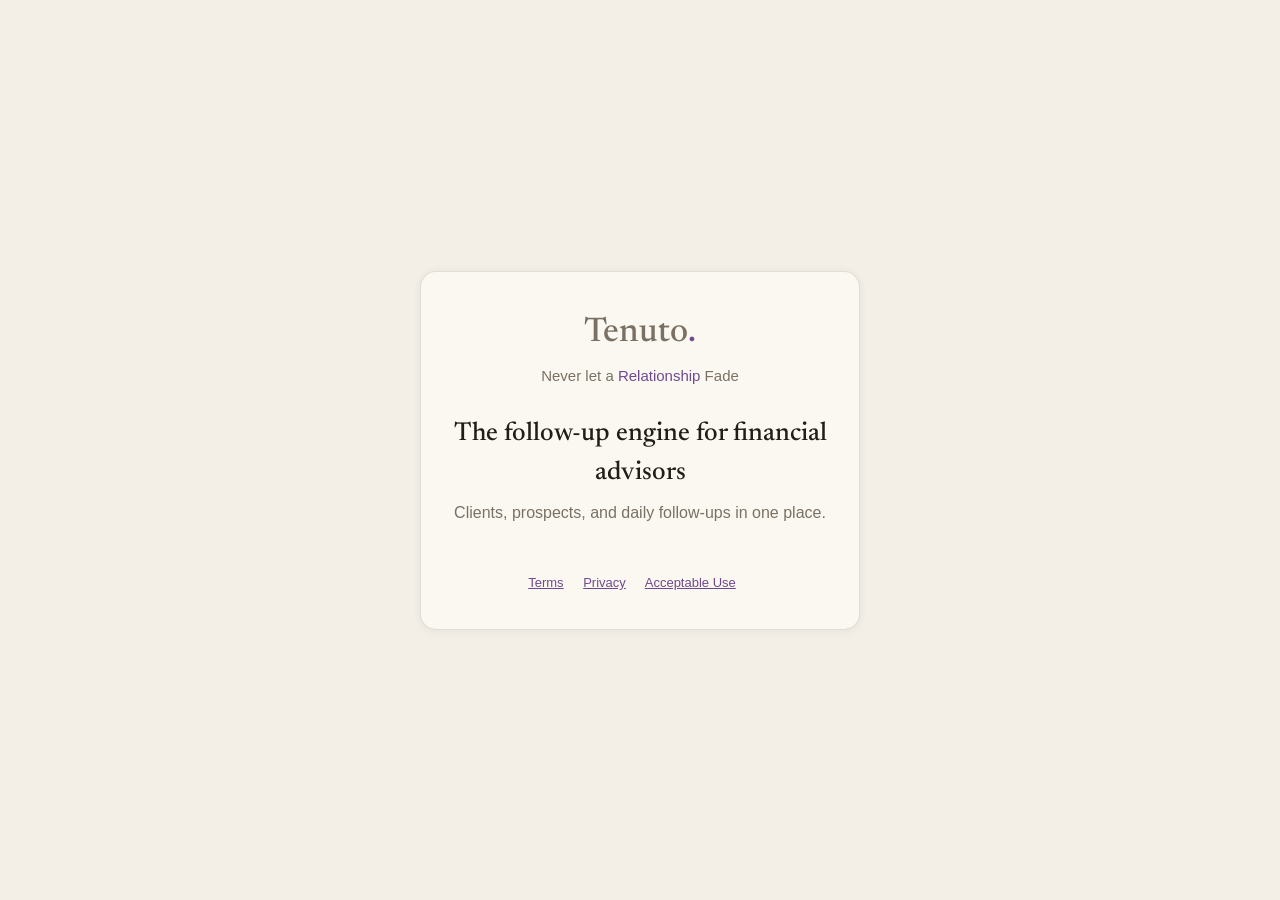
<file: index.html>
<!doctype html>
<html lang="en">
<head>
  <meta charset="utf-8" />
  <meta name="viewport" content="width=device-width, initial-scale=1, viewport-fit=cover" />
  <title>Tenuto</title>
  <link rel="preconnect" href="https://fonts.googleapis.com" />
  <link href="https://fonts.googleapis.com/css2?family=Newsreader:wght@400;500&display=swap" rel="stylesheet" />
  <link rel="stylesheet" href="styles.css" />
</head>
<body>
  <main class="center">
    <div class="card">
      <p class="wordmark">Tenuto<span class="dot">.</span></p>
      <p class="tagline">Never let a <span class="plum">Relationship</span> Fade</p>
      <h1>The follow-up engine for financial advisors</h1>
      <p>Clients, prospects, and daily follow-ups in one place.</p>
      <footer style="text-align:center">
        <a href="terms.html">Terms</a>
        <a href="privacy.html">Privacy</a>
        <a href="aup.html">Acceptable Use</a>
      </footer>
    </div>
  </main>
</body>
</html>
</file>
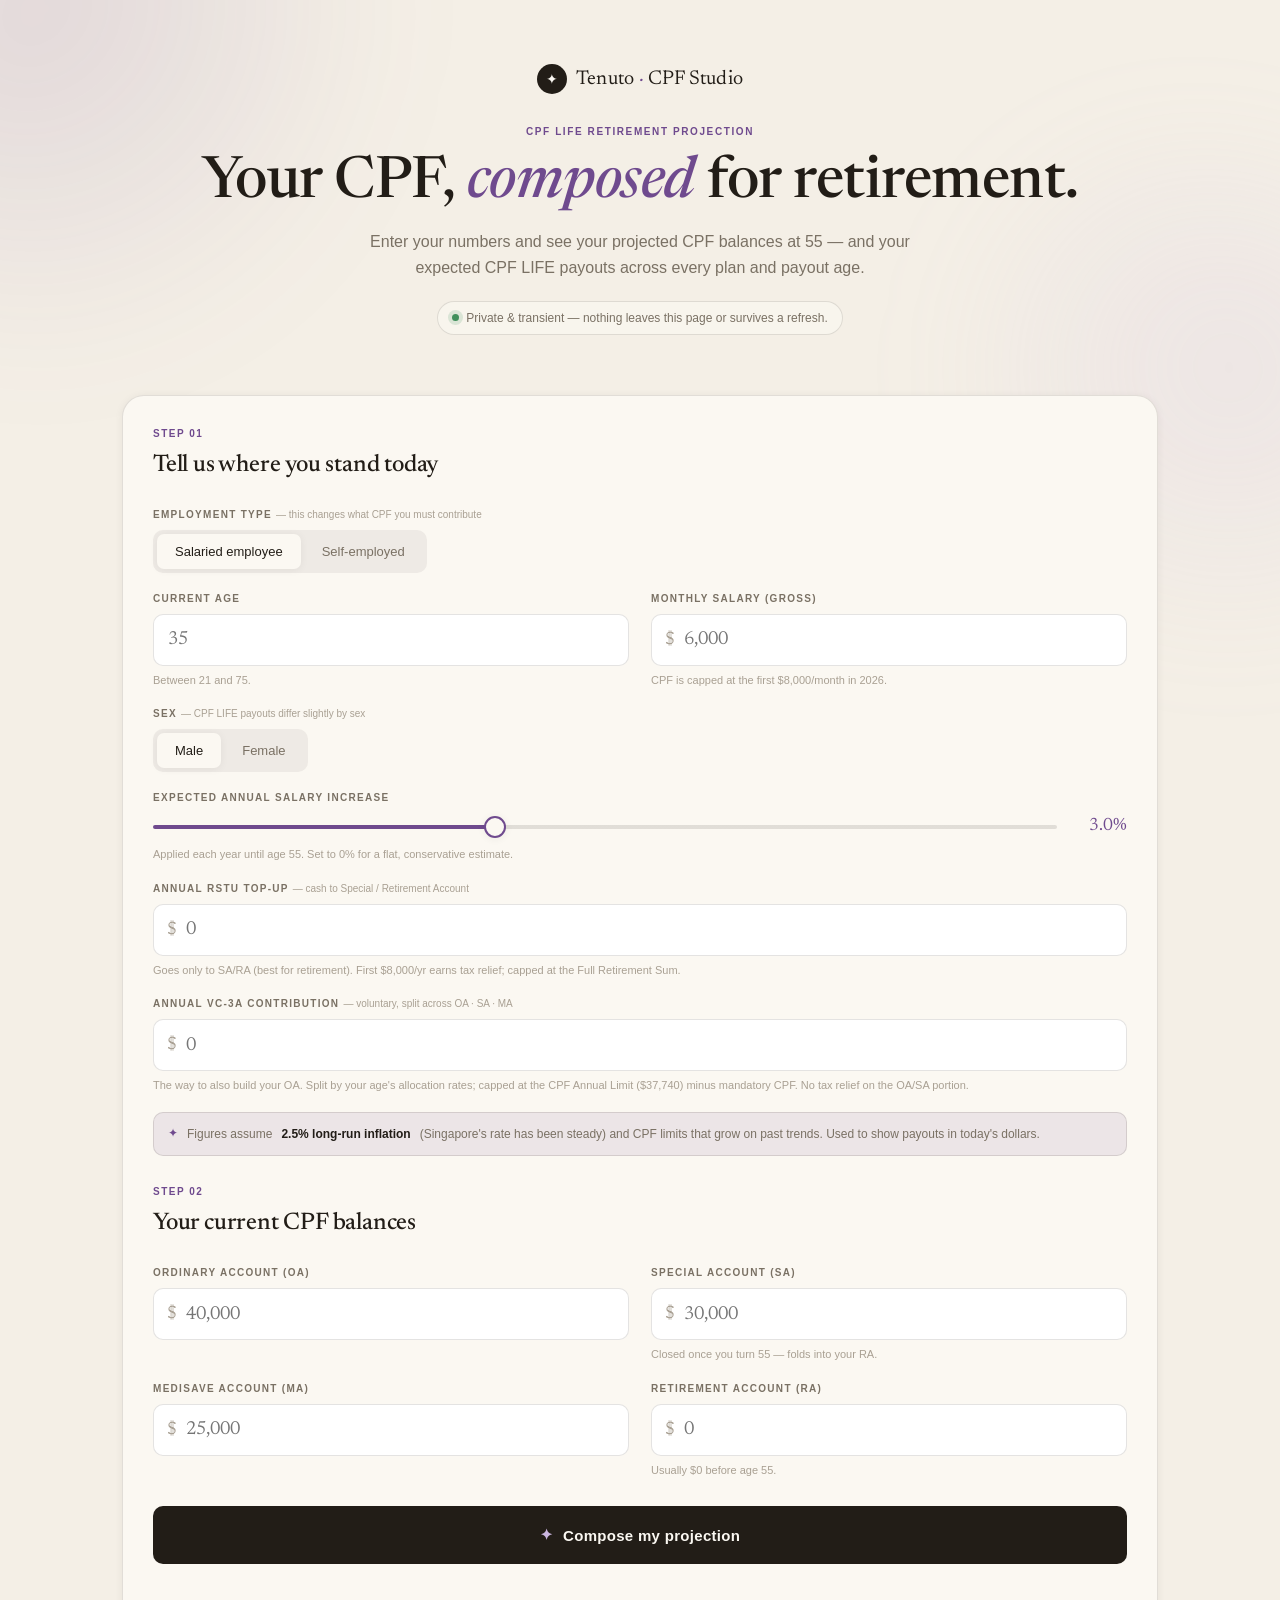
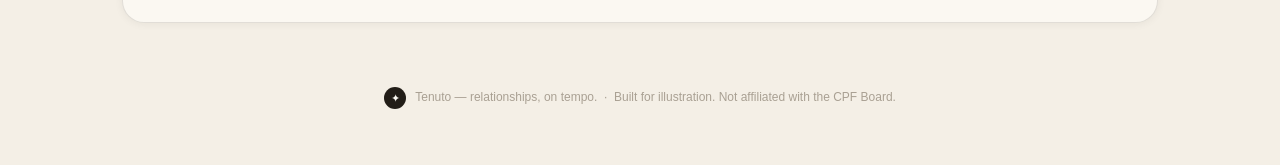
<file: cpf-life-calculator/index.html>
<!DOCTYPE html>
<html lang="en">
<head>
<meta charset="UTF-8" />
<meta name="viewport" content="width=device-width, initial-scale=1.0" />
<title>CPF LIFE Projection — Tenuto</title>
<meta name="description" content="Estimate your CPF balances at retirement and your CPF LIFE monthly payouts across every plan. Nothing is saved." />
<link rel="preconnect" href="https://fonts.googleapis.com" />
<link rel="preconnect" href="https://fonts.gstatic.com" crossorigin />
<link href="https://fonts.googleapis.com/css2?family=Newsreader:ital,opsz,wght@0,6..72,400;0,6..72,500;0,6..72,600;1,6..72,400;1,6..72,500&display=swap" rel="stylesheet" />
<style>
  /* ─────────────────────────────────────────────────────────────
     Tenuto design tokens — "Relationships, on tempo."
     Warm ivory canvas · single plum accent · Newsreader serif voice.
  ───────────────────────────────────────────────────────────────*/
  :root{
    --bg:#F4EFE6; --bg2:#FBF8F2; --field:#FFFFFF;
    --ink:#221D17; --ink2:#7A7164; --ink3:#A9A093;
    --hair:rgba(34,29,23,0.12); --hair2:rgba(34,29,23,0.06);
    --accent:#6F4A8E; --accentTint:#CBB6E0; --accentSoft:rgba(111,74,142,0.10);
    --clay:#9A3B32; --green:#3F8F5B;
    --serif:'Newsreader', Georgia, 'Times New Roman', serif;
    --sans:-apple-system, BlinkMacSystemFont, 'Helvetica Neue', Helvetica, Arial, sans-serif;
    --shadow:0 1px 8px rgba(34,29,23,0.06);
    --shadow-lg:0 16px 50px -18px rgba(34,29,23,0.28);
    --r-sm:6px; --r-md:10px; --r-lg:16px; --r-xl:22px;
  }
  *{box-sizing:border-box; margin:0; padding:0}
  html{scroll-behavior:smooth}
  body{
    font-family:var(--sans); color:var(--ink); background:var(--bg);
    -webkit-font-smoothing:antialiased; line-height:1.5; overflow-x:hidden;
    font-size:15px;
  }
  /* animated ambient field */
  .ambient{position:fixed; inset:0; z-index:0; pointer-events:none; overflow:hidden}
  .blob{position:absolute; border-radius:50%; filter:blur(70px); opacity:.5; animation:drift 26s ease-in-out infinite}
  .blob.b1{width:46vw; height:46vw; left:-12vw; top:-14vw; background:radial-gradient(circle at 30% 30%, rgba(111,74,142,.30), transparent 65%)}
  .blob.b2{width:40vw; height:40vw; right:-12vw; top:18vh; background:radial-gradient(circle at 60% 40%, rgba(203,182,224,.40), transparent 65%); animation-delay:-8s}
  .blob.b3{width:38vw; height:38vw; left:24vw; bottom:-18vw; background:radial-gradient(circle at 50% 50%, rgba(154,59,50,.16), transparent 65%); animation-delay:-14s}
  @keyframes drift{0%,100%{transform:translate(0,0) scale(1)}33%{transform:translate(4vw,3vh) scale(1.08)}66%{transform:translate(-3vw,-2vh) scale(.96)}}
  @media (prefers-reduced-motion: reduce){.blob{animation:none}}

  .wrap{position:relative; z-index:1; max-width:1080px; margin:0 auto; padding:0 22px}

  /* ── Masthead ───────────────────────────────────────────── */
  header.mast{padding:64px 0 26px; text-align:center}
  .brandrow{display:inline-flex; align-items:center; gap:9px; margin-bottom:30px;
    opacity:0; animation:rise .8s .05s cubic-bezier(.2,.7,.2,1) forwards}
  .mark{width:30px; height:30px; border-radius:50%; background:var(--ink); color:var(--bg2);
    display:grid; place-items:center; font-size:14px}
  .brandname{font-family:var(--serif); font-size:20px; letter-spacing:.2px}
  .brandname em{font-style:italic; color:var(--accent)}
  .kicker{font-family:var(--sans); font-size:10px; font-weight:600; letter-spacing:1.6px;
    text-transform:uppercase; color:var(--accent); margin-bottom:14px;
    opacity:0; animation:rise .8s .12s cubic-bezier(.2,.7,.2,1) forwards}
  h1{font-family:var(--serif); font-weight:500; font-size:clamp(34px,6vw,58px);
    line-height:1.04; letter-spacing:-.5px; margin-bottom:16px;
    opacity:0; animation:rise .9s .18s cubic-bezier(.2,.7,.2,1) forwards}
  h1 em{font-style:italic; color:var(--accent)}
  .sub{max-width:560px; margin:0 auto; color:var(--ink2); font-size:16px; line-height:1.6;
    opacity:0; animation:rise .9s .26s cubic-bezier(.2,.7,.2,1) forwards}
  .priv{display:inline-flex; align-items:center; gap:7px; margin-top:20px; padding:7px 14px;
    border:1px solid var(--hair); border-radius:999px; background:rgba(251,248,242,.6);
    font-size:12px; color:var(--ink2); opacity:0; animation:rise .9s .34s cubic-bezier(.2,.7,.2,1) forwards}
  .priv .dot{width:7px; height:7px; border-radius:50%; background:var(--green); box-shadow:0 0 0 4px rgba(63,143,91,.16)}

  @keyframes rise{from{opacity:0; transform:translateY(16px)}to{opacity:1; transform:translateY(0)}}

  /* ── Card ───────────────────────────────────────────────── */
  .card{background:var(--bg2); border:1px solid var(--hair); border-radius:var(--r-xl);
    box-shadow:var(--shadow); padding:30px}
  .panel{margin:34px 0; opacity:0; animation:rise .9s .42s cubic-bezier(.2,.7,.2,1) forwards}

  .sectlabel{font-size:10px; font-weight:600; letter-spacing:1.5px; text-transform:uppercase;
    color:var(--accent); margin-bottom:6px}
  .secttitle{font-family:var(--serif); font-size:24px; font-weight:500; letter-spacing:-.2px}

  /* ── Form grid ──────────────────────────────────────────── */
  .grid{display:grid; grid-template-columns:repeat(2,1fr); gap:18px 22px; margin-top:24px}
  .field-full{grid-column:1 / -1}
  label.lab{display:block; font-size:10px; font-weight:600; letter-spacing:1.3px;
    text-transform:uppercase; color:var(--ink2); margin-bottom:8px}
  .inputwrap{position:relative}
  .pre{position:absolute; left:14px; top:50%; transform:translateY(-50%); color:var(--ink3);
    font-family:var(--serif); font-size:18px; pointer-events:none}
  input[type=number]{width:100%; height:52px; padding:0 14px 0 32px; border:1px solid var(--hair);
    border-radius:var(--r-md); background:var(--field); font-family:var(--serif); font-size:19px;
    color:var(--ink); outline:none; transition:border-color .2s, box-shadow .2s; -moz-appearance:textfield}
  input.nopre{padding-left:14px}
  input[type=number]::-webkit-outer-spin-button,input[type=number]::-webkit-inner-spin-button{-webkit-appearance:none}
  input[type=number]:focus{border-color:var(--accent); box-shadow:0 0 0 3px var(--accentSoft)}
  .hint{font-size:11px; color:var(--ink3); margin-top:6px}

  /* segmented */
  .seg{display:inline-flex; padding:4px; background:var(--hair2); border-radius:var(--r-md); gap:3px}
  .seg button{appearance:none; border:0; background:transparent; cursor:pointer; font-family:var(--sans);
    font-size:13px; font-weight:500; color:var(--ink2); padding:10px 18px; border-radius:7px;
    transition:all .22s cubic-bezier(.2,.7,.2,1)}
  .seg button[aria-pressed=true]{background:var(--bg2); color:var(--ink); box-shadow:var(--shadow)}

  /* slider */
  .sliderrow{display:flex; align-items:center; gap:16px}
  input[type=range]{-webkit-appearance:none; appearance:none; height:4px; border-radius:999px; flex:1;
    background:linear-gradient(90deg,var(--accent) var(--fill,40%), var(--hair) var(--fill,40%)); outline:none}
  input[type=range]::-webkit-slider-thumb{-webkit-appearance:none; width:22px; height:22px; border-radius:50%;
    background:var(--bg2); border:2px solid var(--accent); cursor:pointer; box-shadow:var(--shadow); transition:transform .15s}
  input[type=range]::-webkit-slider-thumb:active{transform:scale(1.15)}
  input[type=range]::-moz-range-thumb{width:20px; height:20px; border-radius:50%; background:var(--bg2);
    border:2px solid var(--accent); cursor:pointer}
  .slidval{font-family:var(--serif); font-size:18px; min-width:54px; text-align:right; color:var(--accent)}

  /* CTA button */
  .calcbtn{margin-top:28px; width:100%; height:58px; border:0; border-radius:var(--r-md); cursor:pointer;
    background:var(--ink); color:var(--bg2); font-family:var(--sans); font-size:15px; font-weight:600;
    letter-spacing:.3px; display:inline-flex; align-items:center; justify-content:center; gap:10px;
    transition:transform .18s cubic-bezier(.2,.7,.2,1), box-shadow .25s, background .2s}
  .calcbtn:hover{transform:translateY(-2px); box-shadow:var(--shadow-lg); background:#171310}
  .calcbtn:active{transform:translateY(0)}
  .calcbtn .glyph{color:var(--accentTint)}

  .err{color:var(--clay); font-size:12px; margin-top:12px; min-height:16px; text-align:center}

  /* ── Results ────────────────────────────────────────────── */
  #results{display:none}
  #results.show{display:block}
  .reveal{opacity:0; transform:translateY(22px); transition:opacity .8s cubic-bezier(.2,.7,.2,1), transform .8s cubic-bezier(.2,.7,.2,1)}
  .reveal.in{opacity:1; transform:translateY(0)}

  .heroStats{display:grid; grid-template-columns:repeat(3,1fr); gap:18px; margin-top:24px}
  .stat{background:var(--bg2); border:1px solid var(--hair); border-radius:var(--r-lg); padding:24px; position:relative; overflow:hidden}
  .stat.feature{background:linear-gradient(155deg,#2a2238,#191320); border-color:transparent; color:var(--bg2)}
  .stat .lab2{font-size:10px; font-weight:600; letter-spacing:1.3px; text-transform:uppercase; color:var(--ink2); margin-bottom:12px}
  .stat.feature .lab2{color:var(--accentTint)}
  .stat .num{font-family:var(--serif); font-size:clamp(28px,4.4vw,40px); font-weight:500; line-height:1; letter-spacing:-.5px}
  .stat .num small{font-size:.5em; color:var(--ink3); font-weight:400}
  .stat.feature .num small{color:var(--accentTint)}
  .stat .cap{font-size:12px; color:var(--ink2); margin-top:10px}
  .stat.feature .cap{color:rgba(251,248,242,.7)}
  .stat .spark{position:absolute; right:-6px; bottom:-6px; font-family:var(--serif); font-size:90px; color:var(--accentSoft); line-height:1; user-select:none}
  .todaynote{display:inline-block; margin-top:10px; font-size:11.5px; font-weight:600; letter-spacing:.2px;
    color:var(--accentTint); background:rgba(203,182,224,.14); padding:4px 10px; border-radius:999px}
  .todayline{font-size:11.5px; color:var(--accent); margin-top:6px; font-weight:600}
  .todayline span{color:var(--ink3); font-weight:400}

  /* chart card */
  .chartcard{margin-top:22px; padding:28px}
  .chart-head{display:flex; justify-content:space-between; align-items:flex-start; flex-wrap:wrap; gap:12px; margin-bottom:6px}
  .legend{display:flex; gap:16px; flex-wrap:wrap; font-size:12px; color:var(--ink2)}
  .legend span{display:inline-flex; align-items:center; gap:6px}
  .swatch{width:11px; height:11px; border-radius:3px; display:inline-block}
  #accChart,#lifeChart{position:relative}
  svg.chart{width:100%; height:auto; display:block; overflow:visible; touch-action:pan-y}
  .axis{fill:var(--ink3); font-family:var(--sans)}
  .gridline{stroke:var(--hair); stroke-width:1}
  .draw{stroke-dasharray:var(--len); stroke-dashoffset:var(--len); animation:drawline 1.6s .2s cubic-bezier(.4,0,.2,1) forwards}
  /* hover / touch readout */
  .hit{fill:transparent}
  .cursor{stroke:var(--ink3); stroke-width:1; stroke-dasharray:3 3; opacity:0; transition:opacity .12s; pointer-events:none}
  .hmark{opacity:0; transition:opacity .12s; pointer-events:none}
  .tip{position:absolute; top:2px; transform:translateX(-50%); pointer-events:none; opacity:0; transition:opacity .12s;
    background:var(--ink); color:var(--bg2); border-radius:9px; padding:9px 12px; min-width:128px; z-index:6;
    box-shadow:var(--shadow-lg); white-space:nowrap}
  .tip .tt-h{font-family:var(--serif); font-size:13.5px; margin-bottom:6px; color:var(--accentTint)}
  .tip .tt-r{display:flex; justify-content:space-between; gap:18px; font-size:11.5px; line-height:1.75}
  .tip .tt-r span{display:inline-flex; align-items:center; gap:6px; color:rgba(251,248,242,.82)}
  .tip .tt-r i{width:8px; height:8px; border-radius:2px; display:inline-block; flex:none}
  .tip .tt-r b{font-weight:600}
  @keyframes drawline{to{stroke-dashoffset:0}}

  /* breakdown bars */
  .bd{display:grid; gap:14px; margin-top:22px}
  .bd-row{display:grid; grid-template-columns:90px 1fr 110px; align-items:center; gap:14px}
  .bd-name{font-size:12px; font-weight:600; letter-spacing:.4px; color:var(--ink2)}
  .bd-track{height:30px; background:var(--hair2); border-radius:7px; overflow:hidden}
  .bd-fill{height:100%; width:0; border-radius:7px; transition:width 1.2s cubic-bezier(.2,.7,.2,1)}
  .bd-val{font-family:var(--serif); font-size:17px; text-align:right; color:var(--ink)}

  /* matrix */
  .matrix-scroll{overflow-x:auto; margin-top:22px; border-radius:var(--r-md)}
  table.matrix{width:100%; border-collapse:collapse; min-width:560px}
  table.matrix th,table.matrix td{padding:14px 12px; text-align:right; border-bottom:1px solid var(--hair)}
  table.matrix thead th{font-size:10px; font-weight:600; letter-spacing:1px; text-transform:uppercase; color:var(--ink2); text-align:right}
  table.matrix thead th:first-child,table.matrix tbody th{text-align:left}
  table.matrix tbody th{font-family:var(--sans); font-weight:600; font-size:13px; color:var(--ink)}
  table.matrix tbody th small{display:block; font-weight:400; font-size:10.5px; color:var(--ink3); letter-spacing:0; text-transform:none; margin-top:2px}
  table.matrix td{font-family:var(--serif); font-size:18px; color:var(--ink)}
  table.matrix .col65{background:var(--accentSoft)}
  table.matrix tr:last-child td,table.matrix tr:last-child th{border-bottom:0}

  /* plan cards */
  .plans{display:grid; grid-template-columns:repeat(3,1fr); gap:18px; margin-top:22px}
  .plan{background:var(--bg2); border:1px solid var(--hair); border-radius:var(--r-lg); padding:24px; transition:transform .25s cubic-bezier(.2,.7,.2,1), box-shadow .25s, border-color .25s}
  .plan{cursor:pointer}
  .plan:hover{transform:translateY(-4px); box-shadow:var(--shadow-lg); border-color:var(--accentTint)}
  .plan.on{border-color:var(--accent); box-shadow:var(--shadow-lg)}
  .plan.on .badge{background:var(--accent); color:var(--onTint)}
  .plan h3{font-family:var(--serif); font-size:20px; font-weight:500; margin-bottom:4px}
  .plan .tagline{font-size:11.5px; color:var(--ink2); min-height:32px; margin-bottom:16px}
  .plan .big{font-family:var(--serif); font-size:34px; font-weight:500; letter-spacing:-.5px; line-height:1}
  .plan .big small{font-size:.42em; color:var(--ink3)}
  .plan .meta{font-size:11.5px; color:var(--ink2); margin-top:14px; padding-top:14px; border-top:1px solid var(--hair); line-height:1.6}
  .plan .meta b{color:var(--ink); font-weight:600}
  .badge{display:inline-block; font-size:9.5px; font-weight:600; letter-spacing:1px; text-transform:uppercase; padding:4px 8px; border-radius:999px; background:var(--accentSoft); color:var(--accent); margin-bottom:14px}

  /* control row for over-time chart */
  .ctrlrow{display:flex; align-items:center; gap:12px; flex-wrap:wrap}
  .ctrlrow .lab{margin:0}

  /* comparison */
  .cmp{display:grid; grid-template-columns:repeat(3,1fr); gap:18px; margin-top:22px}
  .cmp-item{text-align:center; background:var(--bg2); border:1px solid var(--hair); border-radius:var(--r-lg); padding:22px}
  .cmp-item .tier{font-size:10px; font-weight:600; letter-spacing:1.2px; text-transform:uppercase; color:var(--accent)}
  .cmp-item .tname{font-family:var(--serif); font-size:15px; color:var(--ink2); margin:4px 0 14px}
  .cmp-bar{height:120px; display:flex; align-items:flex-end; justify-content:center; margin-bottom:14px}
  .cmp-col{width:46px; background:linear-gradient(180deg,var(--accent),#8a63a8); border-radius:7px 7px 0 0; height:0; transition:height 1.1s cubic-bezier(.2,.7,.2,1)}
  .cmp-item .cv{font-family:var(--serif); font-size:24px; font-weight:500}
  .cmp-item .cs{font-size:11px; color:var(--ink3); margin-top:4px}

  /* CTA + disclaimer */
  .ctaband{margin-top:34px; background:linear-gradient(155deg,#2a2238,#191320); color:var(--bg2);
    border-radius:var(--r-xl); padding:38px; text-align:center}
  .ctaband h2{font-family:var(--serif); font-weight:500; font-size:28px; margin-bottom:10px}
  .ctaband h2 em{font-style:italic; color:var(--accentTint)}
  .ctaband p{color:rgba(251,248,242,.72); max-width:480px; margin:0 auto 24px; font-size:14.5px}
  .ctaband a.btn{display:inline-flex; align-items:center; gap:9px; background:var(--bg2); color:var(--ink);
    text-decoration:none; font-weight:600; font-size:14.5px; padding:15px 30px; border-radius:var(--r-md);
    transition:transform .18s, box-shadow .25s}
  .ctaband a.btn:hover{transform:translateY(-2px); box-shadow:0 14px 40px -14px rgba(0,0,0,.6)}

  .disclaimer{margin:30px 0 10px; font-size:11.5px; color:var(--ink3); line-height:1.7; text-align:left}
  .disclaimer b{color:var(--ink2)}
  footer{text-align:center; padding:30px 0 56px; color:var(--ink3); font-size:12px}
  footer .mark{display:inline-grid; vertical-align:middle; margin-right:6px; width:22px; height:22px; font-size:11px}

  /* assumptions note under the form */
  .assume{margin-top:18px; display:flex; gap:9px; align-items:flex-start; font-size:12px; color:var(--ink2);
    background:var(--accentSoft); border:1px solid var(--hair); border-radius:var(--r-md); padding:12px 14px; line-height:1.55}
  .assume span{color:var(--accent); font-family:var(--serif)}
  .assume b{color:var(--ink); font-weight:600}

  /* age-55 education + RA formation */
  .edu{background:var(--bg2); border:1px solid var(--hair); border-radius:var(--r-xl); box-shadow:var(--shadow); padding:30px}
  .edu p.lead{color:var(--ink2); font-size:14.5px; line-height:1.65; max-width:660px; margin-top:6px}
  .edu p.lead b{color:var(--ink); font-weight:600}
  .preStats{display:grid; grid-template-columns:repeat(4,1fr); gap:12px; margin-top:22px}
  .preStat{background:var(--bg); border:1px solid var(--hair); border-radius:var(--r-md); padding:14px}
  .preStat .k{font-size:9.5px; font-weight:600; letter-spacing:1.1px; text-transform:uppercase; color:var(--ink2)}
  .preStat .v{font-family:var(--serif); font-size:21px; margin-top:6px}
  .preStat.tot{background:var(--ink); border-color:transparent}
  .preStat.tot .k{color:var(--accentTint)} .preStat.tot .v{color:var(--bg2)}

  .flow{margin-top:26px; display:grid; gap:12px}
  .flowlabel{font-size:10px; font-weight:600; letter-spacing:1.3px; text-transform:uppercase; color:var(--accent); margin-bottom:2px}
  .fnode{display:flex; align-items:center; gap:14px; padding:16px 18px; border-radius:var(--r-md); border:1px solid var(--hair); background:var(--bg)}
  .fnode .ic{width:34px; height:34px; border-radius:9px; display:grid; place-items:center; font-family:var(--serif); font-size:15px; color:var(--bg2); flex:none}
  .fnode .ftxt{flex:1; min-width:0}
  .fnode .ft{font-size:13px; font-weight:600}
  .fnode .fs{font-size:11.5px; color:var(--ink2); margin-top:2px}
  .fnode .fv{font-family:var(--serif); font-size:19px; white-space:nowrap}
  .fnode.ra{background:linear-gradient(155deg,#2a2238,#191320); border-color:transparent; color:var(--bg2)}
  .fnode.ra .ft{color:var(--bg2)} .fnode.ra .fs{color:rgba(251,248,242,.7)} .fnode.ra .fv{color:var(--accentTint)}
  .farrow{justify-self:center; color:var(--ink3); font-size:18px; line-height:1; margin:-6px 0}

  .opts{margin-top:26px; display:grid; grid-template-columns:repeat(2,1fr); gap:12px}
  .opt{display:flex; gap:11px; align-items:flex-start; padding:14px 16px; border:1px solid var(--hair); border-radius:var(--r-md); background:var(--bg)}
  .opt .b{width:24px;height:24px;border-radius:50%;background:var(--accentSoft);color:var(--accent);display:grid;place-items:center;font-family:var(--serif);font-size:13px;flex:none}
  .opt .ot{font-size:12.5px; line-height:1.5}
  .opt .ot b{font-weight:600}

  /* retirement-sum selector (stage 1) */
  .sumsel{display:grid; grid-template-columns:repeat(3,1fr); gap:12px; margin-top:20px}
  .sumtile{cursor:pointer; text-align:left; font-family:inherit; color:inherit; width:100%; background:var(--bg2); border:1.5px solid var(--hair); border-radius:var(--r-lg); padding:18px; transition:transform .2s cubic-bezier(.2,.7,.2,1), border-color .2s, background .2s}
  .sumtile:hover{border-color:var(--accentTint); transform:translateY(-2px)}
  .sumtile.on{border-color:var(--accent); background:var(--accentSoft); box-shadow:var(--shadow)}
  .sumtile .tk{font-size:10px; font-weight:600; letter-spacing:1.2px; text-transform:uppercase; color:var(--accent)}
  .sumtile .tn{font-size:12px; color:var(--ink2); margin:3px 0 10px}
  .sumtile .tv{font-family:var(--serif); font-size:23px; font-weight:500; letter-spacing:-.3px}
  .sumtile .tnote{font-size:11px; color:var(--ink3); margin-top:8px; line-height:1.45}
  .sumtile.on .tnote{color:var(--ink2)}
  /* keep / withdraw / medisave outcome */
  .outcome{display:grid; grid-template-columns:repeat(3,1fr); gap:12px; margin-top:16px}
  .ocard{border:1px solid var(--hair); border-radius:var(--r-md); padding:18px; background:var(--bg)}
  .ocard.keep{background:linear-gradient(155deg,#2a2238,#191320); border-color:transparent; color:var(--bg2)}
  .ocard .ol{font-size:10px; font-weight:600; letter-spacing:1.1px; text-transform:uppercase; color:var(--ink2)}
  .ocard.keep .ol{color:var(--accentTint)}
  .ocard .ov{font-family:var(--serif); font-size:25px; font-weight:500; margin-top:8px; letter-spacing:-.4px}
  .ocard .od{font-size:11.5px; color:var(--ink2); margin-top:8px; line-height:1.5}
  .ocard.keep .od{color:rgba(251,248,242,.72)}
  .conds{margin-top:14px; display:grid; gap:8px}
  .cond{display:flex; gap:9px; align-items:flex-start; font-size:12px; color:var(--ink2); line-height:1.5}
  .cond span{color:var(--accent); font-family:var(--serif); flex:none}
  .cond.warn span{color:var(--clay)}
  /* stage-2 payout controls */
  .paycontrols{display:flex; gap:22px; flex-wrap:wrap; align-items:flex-start; margin-top:18px}
  .cgrp{display:flex; flex-direction:column; gap:8px}

  /* responsive */
  @media (max-width:760px){
    .wrap{padding:0 16px}
    .grid{grid-template-columns:1fr}
    .heroStats{grid-template-columns:1fr}
    .plans{grid-template-columns:1fr}
    .cmp{grid-template-columns:1fr}
    .card{padding:20px}
    .chartcard{padding:18px}
    .bd-row{grid-template-columns:66px 1fr 86px; gap:10px}
    header.mast{padding:42px 0 16px}
    .ctaband{padding:30px 22px}
    .chart-head{gap:8px}
    .seg button{padding:9px 13px; font-size:12.5px}
    #segAge{flex-wrap:wrap}
    .secttitle{font-size:21px}
    .legend{font-size:11.5px; gap:12px}
    .edu{padding:20px}
    .preStats{grid-template-columns:repeat(2,1fr)}
    .opts{grid-template-columns:1fr}
    .sumsel{grid-template-columns:1fr}
    .outcome{grid-template-columns:1fr}
  }
  @media (max-width:430px){
    .wrap{padding:0 13px}
    .stat{padding:20px}
    .plan{padding:20px}
    .cmp-item{padding:18px}
    .seg button{padding:8px 11px; font-size:12px}
    .priv{font-size:11px}
    h1{font-size:32px}
  }
</style>
</head>
<body>
<div class="ambient" aria-hidden="true">
  <div class="blob b1"></div><div class="blob b2"></div><div class="blob b3"></div>
</div>

<div class="wrap">
  <header class="mast">
    <div class="brandrow">
      <span class="mark">✦</span>
      <span class="brandname">Tenuto <em>·</em> CPF&nbsp;Studio</span>
    </div>
    <div class="kicker">CPF LIFE Retirement Projection</div>
    <h1>Your CPF, <em>composed</em> for retirement.</h1>
    <p class="sub">Enter your numbers and see your projected CPF balances at 55 — and your expected CPF LIFE payouts across every plan and payout age.</p>
    <div class="priv"><span class="dot"></span> Private &amp; transient — nothing leaves this page or survives a refresh.</div>
  </header>

  <!-- ── INPUT ─────────────────────────────────────────────── -->
  <section class="panel">
    <div class="card">
      <div class="sectlabel">Step 01</div>
      <div class="secttitle">Tell us where you stand today</div>

      <div class="grid">
        <div class="field-full">
          <label class="lab">Employment type <span style="font-weight:400;text-transform:none;letter-spacing:0;color:var(--ink3)">— this changes what CPF you must contribute</span></label>
          <div class="seg" id="segEmp" role="group" aria-label="Employment type">
            <button type="button" data-v="salaried" aria-pressed="true">Salaried employee</button>
            <button type="button" data-v="sep" aria-pressed="false">Self-employed</button>
          </div>
        </div>

        <div>
          <label class="lab" for="age">Current age</label>
          <div class="inputwrap"><input class="nopre" type="number" id="age" min="21" max="75" step="1" placeholder="35" /></div>
          <div class="hint">Between 21 and 75.</div>
        </div>

        <div>
          <label class="lab" for="salary" id="salaryLab">Monthly salary (gross)</label>
          <div class="inputwrap"><span class="pre">$</span><input type="number" id="salary" min="0" max="60000" step="50" placeholder="6,000" /></div>
          <div class="hint" id="salaryHint">CPF is capped at the first $8,000/month in 2026.</div>
        </div>

        <div class="field-full">
          <label class="lab">Sex <span style="font-weight:400;text-transform:none;letter-spacing:0;color:var(--ink3)">— CPF LIFE payouts differ slightly by sex</span></label>
          <div class="seg" id="segSex" role="group" aria-label="Sex">
            <button type="button" data-v="M" aria-pressed="true">Male</button>
            <button type="button" data-v="F" aria-pressed="false">Female</button>
          </div>
        </div>

        <div class="field-full">
          <label class="lab" for="growth" id="growthLab">Expected annual salary increase</label>
          <div class="sliderrow">
            <input type="range" id="growth" min="0" max="8" step="0.5" value="3" />
            <span class="slidval" id="growthVal">3.0%</span>
          </div>
          <div class="hint">Applied each year until age 55. Set to 0% for a flat, conservative estimate.</div>
        </div>

        <div class="field-full">
          <label class="lab" for="topup">Annual RSTU top-up <span style="font-weight:400;text-transform:none;letter-spacing:0;color:var(--ink3)">— cash to Special / Retirement Account</span></label>
          <div class="inputwrap"><span class="pre">$</span><input type="number" id="topup" min="0" max="50000" step="500" placeholder="0" /></div>
          <div class="hint">Goes only to SA/RA (best for retirement). First $8,000/yr earns tax relief; capped at the Full Retirement Sum.</div>
        </div>

        <div class="field-full">
          <label class="lab" for="vc3a">Annual VC-3A contribution <span style="font-weight:400;text-transform:none;letter-spacing:0;color:var(--ink3)">— voluntary, split across OA · SA · MA</span></label>
          <div class="inputwrap"><span class="pre">$</span><input type="number" id="vc3a" min="0" max="40000" step="500" placeholder="0" /></div>
          <div class="hint">The way to also build your OA. Split by your age's allocation rates; capped at the CPF Annual Limit ($37,740) minus mandatory CPF. No tax relief on the OA/SA portion.</div>
        </div>
      </div>

      <div class="assume" id="assumeNote">
        <span>✦</span> Figures assume <b>2.5% long-run inflation</b> (Singapore's rate has been steady) and CPF limits that grow on past trends. Used to show payouts in today's dollars.
      </div>

      <div style="margin-top:28px" class="sectlabel">Step 02</div>
      <div class="secttitle">Your current CPF balances</div>
      <div class="grid">
        <div>
          <label class="lab" for="oa">Ordinary Account (OA)</label>
          <div class="inputwrap"><span class="pre">$</span><input type="number" id="oa" min="0" max="3000000" step="100" placeholder="40,000" /></div>
        </div>
        <div>
          <label class="lab" for="sa">Special Account (SA)</label>
          <div class="inputwrap"><span class="pre">$</span><input type="number" id="sa" min="0" max="3000000" step="100" placeholder="30,000" /></div>
          <div class="hint">Closed once you turn 55 — folds into your RA.</div>
        </div>
        <div>
          <label class="lab" for="ma">MediSave Account (MA)</label>
          <div class="inputwrap"><span class="pre">$</span><input type="number" id="ma" min="0" max="3000000" step="100" placeholder="25,000" /></div>
        </div>
        <div>
          <label class="lab" for="ra">Retirement Account (RA)</label>
          <div class="inputwrap"><span class="pre">$</span><input type="number" id="ra" min="0" max="3000000" step="100" placeholder="0" /></div>
          <div class="hint">Usually $0 before age 55.</div>
        </div>
      </div>

      <button class="calcbtn" id="calcBtn"><span class="glyph">✦</span> Compose my projection</button>
      <div class="err" id="err"></div>
    </div>
  </section>

  <!-- ── RESULTS ───────────────────────────────────────────── -->
  <section id="results">

    <div class="panel reveal" id="r1">
      <div class="sectlabel" id="r1kicker">Step 03 — Your savings at 55</div>
      <div class="secttitle" id="outlookTitle">What you'll have built by 55</div>
      <div class="heroStats">
        <div class="stat">
          <div class="lab2" id="s1lab">Total CPF at 55</div>
          <div class="num"><small>$</small><span id="s1" data-target="0">0</span></div>
          <div class="cap" id="s1cap">OA + SA + MediSave</div>
          <div class="spark">✦</div>
        </div>
        <div class="stat">
          <div class="lab2" id="s2lab">Available for your Retirement Account</div>
          <div class="num"><small>$</small><span id="s2" data-target="0">0</span></div>
          <div class="cap" id="s2cap">Your OA + SA — this funds your RA and any cash withdrawal</div>
          <div class="spark">✦</div>
        </div>
        <div class="stat">
          <div class="lab2">MediSave</div>
          <div class="num"><small>$</small><span id="s3" data-target="0">0</span></div>
          <div class="cap">Stays for healthcare — not part of CPF LIFE</div>
          <div class="spark">✦</div>
        </div>
      </div>
    </div>

    <div class="panel reveal" id="r2">
      <div class="card chartcard">
        <div class="chart-head">
          <div>
            <div class="sectlabel">Accumulation</div>
            <div class="secttitle">Your CPF balance, year by year</div>
          </div>
          <div class="legend">
            <span><i class="swatch" style="background:#6F4A8E"></i> Total CPF</span>
            <span><i class="swatch" style="background:#CBB6E0"></i> Retirement Account</span>
          </div>
        </div>
        <div id="accChart"></div>
      </div>
    </div>

    <!-- STAGE 1 — at 55 -->
    <div class="panel reveal" id="r3">
      <div class="sectlabel" id="r3kicker">Step 04 · At age 55 — first decision</div>
      <div class="secttitle" id="r3title">How much to set aside for retirement</div>
      <div id="age55edu"></div>
      <div class="card" style="margin-top:18px" id="sumCard">
        <div class="sectlabel">Choose your retirement sum</div>
        <div class="secttitle" style="font-size:21px">Pick how much stays in your Retirement Account</div>
        <div class="sumsel" id="sumSel"></div>
        <div id="sumOutcome"></div>
      </div>
      <div class="card" style="margin-top:18px">
        <div class="sectlabel">Composition</div>
        <div class="secttitle" id="bdTitle">Your accounts after this choice</div>
        <div class="bd" id="breakdown"></div>
      </div>
    </div>

    <!-- STAGE 2 — from 65 -->
    <div class="panel reveal" id="r4">
      <div class="sectlabel">Step 05 · From age 65 — second decision</div>
      <div class="secttitle">How you'd like to be paid</div>
      <div class="card" style="margin-top:18px">
        <div class="paycontrols">
          <div class="cgrp">
            <span class="lab" style="margin:0">CPF LIFE plan</span>
            <div class="seg" id="segPlan" role="group" aria-label="CPF LIFE plan">
              <button type="button" data-v="Standard" aria-pressed="true">Standard</button>
              <button type="button" data-v="Escalating" aria-pressed="false">Escalating</button>
              <button type="button" data-v="Basic" aria-pressed="false">Basic</button>
            </div>
          </div>
          <div class="cgrp">
            <span class="lab" style="margin:0">Start payouts at age</span>
            <div class="seg" id="segAge" role="group" aria-label="Payout start age"></div>
          </div>
        </div>
        <div class="heroStats" style="grid-template-columns:1fr; margin-top:22px">
          <div class="stat feature">
            <div class="lab2" id="payLab">Your monthly payout</div>
            <div class="num"><small>$</small><span id="payHead" data-target="0">0</span><small> /mo</small></div>
            <div class="todaynote" id="payReal"></div>
            <div class="cap" id="payCap"></div>
            <div class="spark" style="color:rgba(203,182,224,.14)">✦</div>
          </div>
        </div>
      </div>

      <div style="margin-top:22px" class="sectlabel">Compare all three plans</div>
      <div class="secttitle" style="font-size:21px" id="planSubtitle">At your chosen retirement sum &amp; start age</div>
      <div class="plans" id="planCards"></div>

      <div class="card chartcard" style="margin-top:22px">
        <div class="chart-head">
          <div>
            <div class="sectlabel">Over your lifetime</div>
            <div class="secttitle">How each plan pays out as you age</div>
          </div>
          <div class="legend">
            <span><i class="swatch" style="background:#6F4A8E"></i> Standard</span>
            <span><i class="swatch" style="background:#3F8F5B"></i> Escalating</span>
            <span><i class="swatch" style="background:#9A3B32"></i> Basic</span>
          </div>
        </div>
        <div id="lifeChart"></div>
        <p style="color:var(--ink3);font-size:11.5px;margin-top:14px">The Escalating Plan starts lower but grows 2% every year — it typically overtakes the Standard Plan in your late 70s to early 80s.</p>
      </div>

      <div class="card" style="margin-top:22px">
        <div class="sectlabel">Full matrix</div>
        <div class="secttitle">Monthly payout by plan &amp; start age</div>
        <div class="matrix-scroll">
          <table class="matrix" id="matrix"></table>
        </div>
        <p style="color:var(--ink3);font-size:11.5px;margin-top:14px">Escalating figures show the <i>initial</i> monthly payout; it rises 2%/yr thereafter. Deferring each year past 65 adds roughly 7% to your payout.</p>
      </div>
    </div>

    <div class="ctaband reveal" id="r8">
      <h2>Want to make these numbers <em>bigger</em>?</h2>
      <p>Top-ups, OA-to-RA transfers, and the right CPF LIFE plan can meaningfully lift your retirement income. Let's map your options together.</p>
      <a class="btn" id="ctaLink" target="_blank" rel="noopener"
         href="https://wa.me/6596337795?text=Hi!%20I%20just%20used%20the%20CPF%20LIFE%20calculator%20and%20would%20like%20to%20discuss%20my%20retirement%20plan.">
        <svg viewBox="0 0 32 32" width="20" height="20" fill="#25D366" aria-hidden="true"><path d="M16 3C9.4 3 4 8.4 4 15c0 2.1.6 4.2 1.6 6L4 29l8.2-1.6c1.7.9 3.7 1.4 5.8 1.4 6.6 0 12-5.4 12-12S22.6 3 16 3zm0 21.8c-1.8 0-3.6-.5-5.1-1.4l-.4-.2-4.9 1 1-4.8-.2-.4C5.5 18 5 16.5 5 15c0-6.1 4.9-11 11-11s11 4.9 11 11-4.9 10.8-11 10.8zm6.1-8.1c-.3-.2-2-1-2.3-1.1-.3-.1-.5-.2-.8.2-.2.3-.9 1.1-1.1 1.3-.2.2-.4.2-.7.1-.3-.2-1.4-.5-2.6-1.6-1-.9-1.6-1.9-1.8-2.3-.2-.3 0-.5.1-.7.1-.1.3-.4.5-.6.1-.2.2-.3.3-.5.1-.2 0-.4 0-.6 0-.2-.8-1.9-1.1-2.6-.3-.7-.6-.6-.8-.6h-.7c-.2 0-.6.1-.9.4-.3.3-1.2 1.2-1.2 2.9s1.2 3.3 1.4 3.6c.2.2 2.4 3.7 5.9 5.2.8.4 1.5.6 2 .7.8.3 1.6.2 2.2.1.7-.1 2-.8 2.3-1.6.3-.8.3-1.4.2-1.6-.1-.1-.3-.2-.6-.3z"/></svg>
        Chat with me on WhatsApp</a>
    </div>

    <div class="disclaimer">
      <b>Important — please read.</b> This tool produces <b>illustrative estimates only</b> and is not financial advice, an offer, or a guarantee of any payout. Figures start from 2026 CPF parameters (age-based contribution &amp; allocation rates, $8,000 monthly wage ceiling, 2.5% OA / 4% Special-MediSave-Retirement interest, MediSave/Basic Healthcare Sum $79,000, BRS $110,200 · FRS $220,400 · ERS $440,800). Interest follows CPF's rules: extra interest of +1% on the first $60,000 of combined balances below 55 (and +2%/+1% on the first $30k/next $30k from 55), capped at $20,000 of OA and applied in the order RA→OA→SA→MA; because CPF computes interest monthly and contributions only earn interest from the following month, this year's contributions are credited about half a year of interest (an annual approximation of CPF's monthly method). Some limits rise over time and are grown on historical trends — <b>BHS ~4.5%/yr (frozen at age 65) and the retirement sums ~3.5%/yr</b> — while the <b>$8,000 wage ceiling and $37,740 CPF Annual Limit are held flat</b>, since the 2023–26 ceiling ramp has ended and no further increase is scheduled (these are policy figures raised only in occasional steps). MediSave above the BHS overflows to your SA up to the FRS, then to your OA. The projection assumes contributions continue to age 55, after which balances grow at CPF interest with no further contributions or withdrawals. Payouts are shown in future (nominal) dollars; the "today's dollars" figures discount them to 2026 at an assumed <b>2.5% long-run inflation</b> rate (Singapore's inflation has been broadly stable). The RSTU top-up you enter is treated as a cash top-up to your SA, capped each year at the prevailing Full Retirement Sum (the first $8,000/yr also qualifies for income-tax relief). The VC-3A contribution is a voluntary contribution split across OA/SA/MA by your age's allocation rates and capped at the CPF Annual Limit ($37,740, grown on trend) minus mandatory CPF; it is the route that also builds your Ordinary Account, and its OA/SA portion does not attract tax relief. For <b>self-employed persons</b>, only MediSave is compulsory (modelled at 8–10.5% of net trade income by age, on income above $6,000 up to the annual ceiling); OA/SA build only from MediSave that overflows the BHS and from voluntary top-ups, so payouts are typically far lower unless you top up. CPF LIFE payouts are modelled from CPF Board's published Standard-Plan estimates (male basis, ~7% female adjustment) and interpolated; Basic and Escalating figures are approximations. These growth and inflation rates are assumptions, not guarantees — actual CPF rules, interest rates, limits, and payouts are set by the CPF Board and change over time. Verify any figure with the official <a href="https://www.cpf.gov.sg" target="_blank" rel="noopener" style="color:var(--accent)">CPF LIFE Estimator</a> and a licensed adviser before acting.
    </div>
  </section>

  <footer>
    <span class="mark">✦</span> Tenuto — relationships, on tempo. &nbsp;·&nbsp; Built for illustration. Not affiliated with the CPF Board.
  </footer>
</div>

<script>
/* ═══════════════════════════════════════════════════════════════
   CPF + CPF LIFE projection engine  (2026 parameters)
   Sources: CPF Board allocation/contribution rates 2026, interest
   rate floors, retirement sums (BRS/FRS/ERS 2026), and CPF Board
   published CPF LIFE Standard-Plan payout estimates.
   ═══════════════════════════════════════════════════════════════ */
const Y0 = 2026;
// ── Account limits & their growth (trends from CPF history) ──────────────
// Each limit is projected forward from its 2026 value at the trend rate.
const CEIL_2026 = 8000;       // monthly Ordinary Wage ceiling, 2026
const CEIL_G    = 0.00;       // HELD FLAT — the $8k ceiling is the end of a one-off
                             // 2023–26 ramp; no further increase is scheduled. (It is
                             // a policy figure raised in occasional steps, not yearly.)
const BHS_2026  = 79000;      // Basic Healthcare Sum (MediSave cap), 2026
const BHS_G     = 0.045;      // ~4.5%/yr trend (63k→79k over 2021–26); FROZEN at 65
const RS   = { BRS:110200, FRS:220400, ERS:440800 }; // retirement sums, turning 55 in 2026
const RS_G = 0.035;           // retirement sums grow ~3.5%/yr (213k→220.4k FRS, announced yearly)
const ANNUAL_LIMIT_2026 = 37740; // CPF Annual Limit (caps total voluntary VC-3A)
const ANN_G = 0.00;           // HELD FLAT — tied to the $102k annual salary ceiling, also unchanged
const owCeil   = y => CEIL_2026 * Math.pow(1+CEIL_G, y-Y0); // monthly OW ceiling in year y
const bhs      = y => BHS_2026  * Math.pow(1+BHS_G,  y-Y0); // BHS in year y (before 65)
const annLimit = y => ANNUAL_LIMIT_2026 * Math.pow(1+ANN_G, y-Y0); // CPF Annual Limit in year y
const FEMALE_ADJ = 0.93;      // CPF LIFE female payout ≈ 7% lower
const DEFER = 0.07;           // ≈ +7% payout per year deferred past 65
const ESC_INIT = 0.79;        // Escalating initial ≈ 79% of Standard
const ESC_GROW = 0.02;        // Escalating grows 2%/yr
const BASIC_INIT = 0.95;      // Basic initial ≈ 95% of Standard
const INFL_DEFAULT = 2.5;     // default inflation assumption (% per yr)

// Allocation rates 2026 — fraction of (capped) wage to each account.
const ALLOC = [
  {max:35, oa:.23,  sa:.06,  ma:.08 },
  {max:45, oa:.21,  sa:.07,  ma:.09 },
  {max:50, oa:.19,  sa:.08,  ma:.10 },
  {max:55, oa:.15,  sa:.115, ma:.105},
  {max:60, oa:.12,  ra:.115, ma:.105},
  {max:65, oa:.035, ra:.11,  ma:.105},
  {max:70, oa:.01,  ra:.05,  ma:.105},
  {max:200,oa:.01,  ra:.01,  ma:.105},
];
const band = a => ALLOC.find(b => a <= b.max);

// Self-employed persons: only MediSave is compulsory (no OA/SA). Rate by age,
// on net trade income above $6,000, capped at the annual income ceiling.
const SEP_MIN_NTI = 6000;
const sepMArate = a => a < 35 ? 0.08 : a < 45 ? 0.09 : a < 50 ? 0.10 : 0.105;

// Official CPF LIFE reference tables (2026 basis, Standard Plan, male).
//   SP : savings set aside at 55  →  CPF LIFE premium at 65
//   P65: premium at 65            →  monthly payout from 65
// Linear interpolation between these published anchors reproduces CPF's
// own figures exactly at BRS/FRS/ERS.
const SP  = [[50000,82400],[110200,170200],[150000,227900],[220400,330100],[300000,445600],[440800,650100]];
const P65 = [[82400,490],[170200,950],[227900,1250],[330100,1780],[445600,2380],[650100,3440]];
function interp(t,x){
  if (x<=t[0][0]){ const[a,va]=t[0],[b,vb]=t[1]; return Math.max(0, va+(vb-va)/(b-a)*(x-a)); }
  for (let i=0;i<t.length-1;i++){ const[a,va]=t[i],[b,vb]=t[i+1]; if(x<=b) return va+(vb-va)/(b-a)*(x-a); }
  const n=t.length,[a,va]=t[n-2],[b,vb]=t[n-1]; return vb+(vb-va)/(b-a)*(x-b);
}
// RA at 65 (the CPF LIFE premium) from a Retirement Account balance held at `age`.
function premium65From(ra, age){
  if (ra<=0) return 0;
  if (age>=65) return ra;
  if (age<=55) return interp(SP, ra);
  const fullRatio = interp(SP, ra)/ra;            // implied 10-yr growth at this balance
  return ra*Math.pow(fullRatio, (65-age)/10);
}

function project(inp){
  let {age, salary, growth, oa, sa, ma, ra} = inp;
  let OA=oa, SA=sa, MA=ma, RA=ra, sal=salary;
  const sep = inp.empType === 'sep';
  const accumulated = age < 55;
  const series=[{age, OA, SA, MA, RA, total:OA+SA+MA+RA}];

  const topup = Math.max(0, inp.topup||0);   // annual RSTU cash top-up (→ SA)
  const vc3a  = Math.max(0, inp.vc3a||0);    // annual VC-3A voluntary contribution (→ OA/SA/MA)
  let topupTotal = 0, vc3aTotal = 0;
  let at55 = null;

  // Phase 1 — accumulate to 55. Order each year: contributions + top-up →
  // MediSave spillover (BHS) → interest on every account (incl. extra interest).
  if (age < 55){
    for (let a=age; a<55; a++){
      const year = Y0 + (a - age);                        // calendar year at this age
      const ceilYr = owCeil(year);
      const bd = band(a);
      const cap = bhs(year);
      // opening balances (present all year → full-year interest)
      const oOA=OA, oSA=SA, oMA=MA;
      // this year's inflows (CPF credits interest from the FOLLOWING month →
      // a year of monthly contributions earns ~half a year of interest)
      let inOA, inSA, inMA;
      if (sep){
        // Self-employed: only compulsory MediSave on net trade income (no OA/SA).
        const nti = Math.min(sal*12, ceilYr*12);          // annual NTI, capped at the ceiling
        inOA = 0; inSA = 0;
        inMA = nti > SEP_MIN_NTI ? sepMArate(a)*nti : 0;
      } else {
        const wage = Math.min(sal, ceilYr) * 12;          // salaried: 37% split, capped at OW ceiling
        inOA = wage*bd.oa; inSA = wage*(bd.sa||0); inMA = wage*bd.ma;
      }
      const mand = inOA + inSA + inMA;                     // mandatory CPF this year (for VC-3A room)
      // RSTU cash top-up goes straight to SA (pre-55), capped at this year's FRS
      const frsY = RS.FRS * Math.pow(1+RS_G, year-Y0);
      const tu = Math.min(topup, Math.max(0, frsY - (oSA + inSA)));
      inSA += tu; topupTotal += tu;
      // VC-3A voluntary contribution → split across OA/SA/MA by allocation rates,
      // capped at the CPF Annual Limit minus this year's mandatory CPF.
      if (vc3a > 0){
        const vc = Math.min(vc3a, Math.max(0, annLimit(year) - mand));
        const tot = bd.oa + (bd.sa||0) + bd.ma;           // = 0.37 before 55
        inOA += vc*bd.oa/tot; inSA += vc*(bd.sa||0)/tot; inMA += vc*bd.ma/tot;
        vc3aTotal += vc;
      }
      // MediSave above the BHS overflows to SA — but only until SA reaches the
      // FRS; any remainder then overflows to OA (pre-55 CPF rule).
      if (oMA + inMA > cap){
        const sp = oMA + inMA - cap; inMA -= sp;
        const saRoom = Math.max(0, frsY - (oSA + inSA));
        const toSA = Math.min(sp, saRoom);
        inSA += toSA; inOA += (sp - toSA);
      }
      // base interest: full year on opening, half year on this year's inflows
      const HY = 0.5;
      const intOA = oOA*0.025 + inOA*0.025*HY;
      const intSA = oSA*0.04  + inSA*0.04*HY;
      const intMA = oMA*0.04  + inMA*0.04*HY;
      // extra interest: +1% on first $60k combined, order OA(cap $20k)→SA→MA.
      // OA's & SA's extra → SA; MA's extra stays in MA. (RA n/a before 55.)
      const avgOA=oOA+HY*inOA, avgSA=oSA+HY*inSA, avgMA=oMA+HY*inMA;
      const wOA=Math.min(avgOA,20000);
      const wSA=Math.min(avgSA, Math.max(0,60000-wOA));
      const wMA=Math.min(avgMA, Math.max(0,60000-wOA-wSA));
      const exSA=(wOA+wSA)*0.01, exMA=wMA*0.01;
      // credit everything
      OA = oOA + inOA + intOA;
      SA = oSA + inSA + intSA + exSA;
      MA = oMA + inMA + intMA + exMA;
      // interest can nudge MA past the BHS → overflow to SA up to FRS, then OA
      if (MA > cap){
        const sp = MA - cap; MA = cap;
        const toSA = Math.min(sp, Math.max(0, frsY - SA));
        SA += toSA; OA += (sp - toSA);
      }
      sal *= (1+growth);
      series.push({age:a+1, OA, SA, MA, RA, total:OA+SA+MA+RA});
    }
    // ── Form the Retirement Account at 55 ──────────────────────────────
    const yrsTo55 = 55 - age;
    const frs55 = RS.FRS * Math.pow(1+RS_G, yrsTo55);
    const brs55 = RS.BRS * Math.pow(1+RS_G, yrsTo55);
    const ers55 = RS.ERS * Math.pow(1+RS_G, yrsTo55);
    const SAbefore = SA, OAbefore = OA, MAat55 = MA;
    const pot = SAbefore + OAbefore;                 // savings that can fund the RA (OA + SA)
    // How much to set aside in the RA = the chosen retirement sum (default FRS),
    // but never more than you actually have.
    const targetSum = (inp.targetSum != null ? inp.targetSum : frs55);
    let need = Math.min(targetSum, pot);
    const fromSA = Math.min(SA, need); RA+=fromSA; SA-=fromSA; need-=fromSA;     // SA → RA first
    const fromOA = need>0 ? Math.min(OA, need) : 0; RA+=fromOA; OA-=fromOA;      // OA tops up to the sum
    const leftoverSA = SA; OA += SA; SA = 0;                                      // SA closes → OA (withdrawable)
    at55 = { SAbefore, OAbefore, MAat55, pot, fromSA, fromOA, leftoverSA,
             raFormed:RA, withdrawableOA:OA, chosenSum:targetSum,
             shortfall:Math.max(0, targetSum - pot),
             frs55, brs55, ers55, topupTotal, vc3aTotal };
    series[series.length-1] = {age:55, OA, SA:0, MA, RA, total:OA+MA+RA};
  }

  // Snapshot at "retirement" (age 55, or now if already older)
  const baseAge = Math.max(age, 55);
  const snap = { age:baseAge, OA, MA, RA, total:OA+MA+RA };

  // Phase 2 — RA at 65 (CPF LIFE premium) + OA/MA grown to 65 (MediSave still capped at BHS)
  const RA65 = premium65From(RA, baseAge);
  const yrsTo65 = Math.max(0, 65 - baseAge);
  const yearAtBase = Y0 + (baseAge - age);
  const extend = (!accumulated && baseAge < 65 && RA > 0); // extend chart only when RA already exists
  const raAnnual = extend ? Math.pow(RA65/RA, 1/yrsTo65) : 1;
  let OA65 = OA, MA65 = MA, rr = RA;
  for (let k=0; k<yrsTo65; k++){
    OA65 *= 1.025; MA65 *= 1.04;
    const cap = bhs(yearAtBase + k + 1);                  // BHS keeps rising until 65
    if (MA65 > cap){ OA65 += (MA65-cap); MA65 = cap; }    // post-55 MA overflow → OA
    if (extend){ rr *= raAnnual;
      series.push({age:baseAge+k+1, OA:OA65, SA:0, MA:MA65, RA:rr, total:OA65+MA65+rr}); }
  }

  // Phase 3 — payouts. Earliest start = max(65, current age).
  const earliest = Math.max(65, age);
  const ages = []; for(let a=earliest; a<=70; a++) ages.push(a);
  const g = inp.sex==='F' ? FEMALE_ADJ : 1;
  const base65 = interp(P65, RA65) * g;     // Standard payout if started at 65

  const payoutAt = (a) => base65 * (1 + DEFER*(a-65));
  const plans = ages.map(a => {
    const std = payoutAt(a);
    return { age:a, Standard:std, Basic:std*BASIC_INIT, Escalating:std*ESC_INIT };
  });

  // Benchmark comparison (cohort BRS/FRS/ERS set aside at 55 → payout @65)
  const yrsTo55 = Math.max(0, 55-age);
  const f = Math.pow(1+RS_G, yrsTo55);
  const bench = ['BRS','FRS','ERS'].map(k => {
    const at55 = RS[k]*f;
    const at65 = interp(SP, at55);
    return { tier:k, at55, payout: interp(P65, at65)*g };
  });

  return { snap, RA65, OA65, MA65, total65:OA65+MA65+RA65, base65, ages, plans, bench, series, sex:inp.sex, age, infl:inp.infl||0, at55, topupTotal, vc3aTotal, sep };
}

/* ═══════════════════════════════════════════════════════════════
   UI
   ═══════════════════════════════════════════════════════════════ */
const $ = s => document.querySelector(s);
const fmt = n => Math.round(n).toLocaleString('en-SG');
let SEX='M', EMP='salaried', START=65, PLAN='Standard', CHOSEN='FRS', MODEL=null, RUN_INPUT=null;

// Present value: discount a future payout (begins at `startAge`) back to today (2026).
const todayValue = (m, value, startAge) => value / Math.pow(1 + (m.infl||0), Math.max(0, startAge - m.age));

// segmented: sex
$('#segSex').addEventListener('click', e=>{
  const b=e.target.closest('button'); if(!b) return;
  [...e.currentTarget.children].forEach(x=>x.setAttribute('aria-pressed', x===b));
  SEX=b.dataset.v;
});
// segmented: employment type — relabels the income field
$('#segEmp').addEventListener('click', e=>{
  const b=e.target.closest('button'); if(!b) return;
  [...e.currentTarget.children].forEach(x=>x.setAttribute('aria-pressed', x===b));
  EMP=b.dataset.v;
  if (EMP==='sep'){
    $('#salaryLab').textContent='Average monthly net trade income';
    $('#salaryHint').textContent='Your trade income after expenses. As an SEP, only MediSave is compulsory — OA/SA are not.';
    $('#growthLab').textContent='Expected annual income increase';
  } else {
    $('#salaryLab').textContent='Monthly salary (gross)';
    $('#salaryHint').textContent='CPF is capped at the first $8,000/month in 2026.';
    $('#growthLab').textContent='Expected annual salary increase';
  }
});
// segmented: CPF LIFE plan (stage 2)
$('#segPlan').addEventListener('click', e=>{
  const b=e.target.closest('button'); if(!b||!MODEL) return;
  PLAN=b.dataset.v; highlightPlanSeg(); refreshStage2(MODEL, false);
});
// sliders
const gr=$('#growth'), grv=$('#growthVal');
const setGr=()=>{ grv.textContent=parseFloat(gr.value).toFixed(1)+'%'; gr.style.setProperty('--fill',(gr.value/8*100)+'%'); };
gr.addEventListener('input',setGr); setGr();

$('#calcBtn').addEventListener('click', run);
[...document.querySelectorAll('input')].forEach(i=>i.addEventListener('keydown',e=>{ if(e.key==='Enter') run(); }));

// Re-render charts at the right size on rotate / resize.
let _rz; window.addEventListener('resize',()=>{ clearTimeout(_rz); _rz=setTimeout(()=>{
  if(!MODEL) return;
  if(MODEL.series.length>1) drawAccChart(MODEL.series);
  drawLifeChart(MODEL);
},180); });

function num(id){ const v=parseFloat($('#'+id).value); return isNaN(v)?null:v; }

const tierVal = (m,k)=> k==='BRS'? m.at55.brs55 : k==='ERS'? m.at55.ers55 : m.at55.frs55;

function run(){
  const err=$('#err'); err.textContent='';
  const age=num('age'), salary=num('salary');
  const oa=num('oa')||0, sa=num('sa')||0, ma=num('ma')||0, ra=num('ra')||0;
  if(age===null||age<21||age>75){ err.textContent='Please enter an age between 21 and 75.'; return; }
  if(salary===null||salary<0){ err.textContent='Please enter your monthly salary.'; return; }
  const growth=parseFloat(gr.value)/100;
  const infl=INFL_DEFAULT/100;                 // consistent baked-in assumption
  const topup=num('topup')||0;
  const vc3a=num('vc3a')||0;

  RUN_INPUT = {age, salary, growth, infl, topup, vc3a, sex:SEX, empType:EMP, oa, sa, ma, ra};
  CHOSEN='FRS'; PLAN='Standard';
  MODEL = project(RUN_INPUT);                   // default set-aside = FRS
  START = MODEL.ages[0];

  renderSummary(MODEL);
  renderStage1(MODEL);
  renderStage2(MODEL, true);

  const res=$('#results'); res.classList.add('show');
  const panels=['#r1','#r2','#r3','#r4','#r8'];
  requestAnimationFrame(()=>{
    panels.forEach((p,i)=> setTimeout(()=>$(p).classList.add('in'), 80*i));
    const r1=$('#r1'); if(r1.scrollIntoView) r1.scrollIntoView({behavior:'smooth', block:'start'});
  });
}

/* ── Stage 0 — accumulation summary (sum-independent) ── */
function renderSummary(m){
  const older = m.age>=55;
  $('#r1kicker').textContent = older? 'Step 03 — Where you stand today' : 'Step 03 — Your savings at 55';
  $('#outlookTitle').textContent = older? 'Your CPF today' : "What you'll have built by 55";
  $('#s1lab').textContent = older? 'Total CPF today' : 'Total CPF at 55';
  $('#s1cap').textContent = older? 'OA + MediSave + Retirement Account' : 'OA + SA + MediSave';
  $('#s2lab').textContent = older? 'In your Retirement Account' : 'Available for your Retirement Account';
  $('#s2cap').textContent = older? 'Funds your CPF LIFE payouts' : 'Your OA + SA — funds your RA and any cash withdrawal';
  countUp($('#s1'), m.snap.total);
  countUp($('#s2'), older ? m.snap.RA : m.at55.pot);
  countUp($('#s3'), older ? m.snap.MA : m.at55.MAat55);
  if (m.series.length > 1){ $('#r2').style.display=''; drawAccChart(m.series); }
  else { $('#r2').style.display='none'; }
}

/* ── Stage 1 — at 55: choose retirement sum ── */
function renderStage1(m){
  drawAge55Edu(m);
  buildSumSelector(m);
  drawSumOutcome(m);
  drawBreakdown(m.snap);
}
function selectSum(k){
  const val = tierVal(MODEL, k);
  CHOSEN = k;
  MODEL = project({...RUN_INPUT, targetSum: val});
  [...document.querySelectorAll('#sumSel .sumtile')].forEach(t=>t.classList.toggle('on', t.dataset.k===k));
  drawSumOutcome(MODEL);
  drawBreakdown(MODEL.snap);
  renderStage2(MODEL, true);
}

/* ── Stage 2 — from 65: choose plan + age ── */
function renderStage2(m, animate){
  buildAgeSeg(m);
  highlightPlanSeg();
  refreshStage2(m, animate);
}
function highlightPlanSeg(){ [...$('#segPlan').children].forEach(x=>x.setAttribute('aria-pressed', x.dataset.v===PLAN)); }
function refreshStage2(m, animate){
  const p = m.plans.find(x=>x.age===START) || m.plans[0];
  const val = p[PLAN];
  if (animate) countUp($('#payHead'), val); else $('#payHead').textContent = fmt(val);
  $('#payLab').textContent = `Your ${PLAN} Plan payout from age ${p.age}`;
  $('#payCap').textContent = (PLAN==='Escalating'?'Initial payout, then rises 2%/yr · ':'') + `${m.sex==='F'?'female':'male'} basis`;
  if (m.infl>0 && p.age>m.age){
    $('#payReal').textContent = `≈ $${fmt(todayValue(m, val, p.age))}/mo in today's dollars`;
    $('#payReal').style.display='';
  } else { $('#payReal').style.display='none'; }
  $('#planSubtitle').textContent = `If you start at age ${p.age} — all three plans`;
  drawPlanCards(m);
  drawLifeChart(m);
  buildMatrix(m);
}

/* count-up animation */
function countUp(el, target){
  const dur=1100, t0=performance.now();
  const ease=t=>1-Math.pow(1-t,3);
  function step(now){
    const k=Math.min(1,(now-t0)/dur);
    el.textContent=fmt(target*ease(k));
    if(k<1) requestAnimationFrame(step);
  }
  requestAnimationFrame(step);
}

/* ── shared: crosshair + value readout on hover & touch ── */
function wireHover(svg, host, stops, W){
  const tip=host.querySelector('.tip');
  const cursor=svg.querySelector('.cursor');
  const marks=[...svg.querySelectorAll('.hmark')];
  function show(clientX){
    const rect=svg.getBoundingClientRect(); if(!rect.width) return;
    const vbx=(clientX-rect.left)/rect.width*W;
    let best=stops[0], bd=Infinity;
    for(const s of stops){ const d=Math.abs(s.xv-vbx); if(d<bd){bd=d; best=s;} }
    cursor.setAttribute('x1',best.xv); cursor.setAttribute('x2',best.xv); cursor.style.opacity=1;
    marks.forEach((c,i)=>{ const mk=best.markers[i];
      if(mk){ c.setAttribute('cx',best.xv); c.setAttribute('cy',mk.y); c.style.opacity=1; } else c.style.opacity=0; });
    tip.innerHTML='<div class="tt-h">'+best.label+'</div>'+best.rows.map(r=>
      `<div class="tt-r"><span><i style="background:${r.color}"></i>${r.name}</span><b>${r.val}</b></div>`).join('');
    tip.style.opacity=1;
    const pxc=(best.xv/W)*rect.width, half=tip.offsetWidth/2+6;
    tip.style.left=Math.min(Math.max(pxc,half),rect.width-half)+'px';
  }
  function hide(){ tip.style.opacity=0; cursor.style.opacity=0; marks.forEach(c=>c.style.opacity=0); }
  svg.addEventListener('mousemove',e=>show(e.clientX));
  svg.addEventListener('mouseleave',hide);
  svg.addEventListener('touchstart',e=>{ if(e.touches[0]) show(e.touches[0].clientX); },{passive:true});
  svg.addEventListener('touchmove',e=>{ if(e.touches[0]){ show(e.touches[0].clientX); e.preventDefault(); } },{passive:false});
  svg.addEventListener('touchend',hide);
}

/* ── accumulation chart (total + RA) ── */
function drawAccChart(series){
  const mob=window.innerWidth<=600;
  const W=mob?500:920, H=mob?320:300;
  const pad=mob?{l:42,r:12,t:16,b:30}:{l:54,r:18,t:18,b:34};
  const af=mob?15:11;
  const xs=series.map(d=>d.age), maxT=Math.max(...series.map(d=>d.total),1);
  const x=a=>pad.l+(a-xs[0])/(xs[xs.length-1]-xs[0]||1)*(W-pad.l-pad.r);
  const y=v=>H-pad.b-(v/maxT)*(H-pad.t-pad.b);
  const line=(key)=>series.map((d,i)=>(i?'L':'M')+x(d.age).toFixed(1)+' '+y(d[key]).toFixed(1)).join(' ');
  const area=line('total')+` L ${x(xs[xs.length-1])} ${H-pad.b} L ${x(xs[0])} ${H-pad.b} Z`;
  let grid='';
  for(let i=0;i<=4;i++){ const v=maxT*i/4, yy=y(v);
    grid+=`<line class="gridline" x1="${pad.l}" y1="${yy}" x2="${W-pad.r}" y2="${yy}"/>`+
          `<text class="axis" style="font-size:${af}px" x="${pad.l-8}" y="${yy+af*0.32}" text-anchor="end">$${fmt(v/1000)}k</text>`; }
  let xlab='';
  const step=Math.max(1,Math.round((xs.length-1)/(mob?4:6)));
  for(let i=0;i<xs.length;i+=step){ xlab+=`<text class="axis" style="font-size:${af}px" x="${x(xs[i])}" y="${H-10}" text-anchor="middle">${xs[i]}</text>`; }
  const stops=series.map(d=>({ xv:x(d.age), label:'Age '+d.age,
    rows:[{name:'Total CPF',color:'#6F4A8E',val:'$'+fmt(d.total)},{name:'Retirement Acct',color:'#CBB6E0',val:'$'+fmt(d.RA)}],
    markers:[{y:y(d.total),color:'#6F4A8E'},{y:y(d.RA),color:'#CBB6E0'}] }));
  $('#accChart').innerHTML=`<svg id="accSvg" class="chart" viewBox="0 0 ${W} ${H}" preserveAspectRatio="xMidYMid meet">
    <defs><linearGradient id="ag" x1="0" y1="0" x2="0" y2="1">
      <stop offset="0" stop-color="#6F4A8E" stop-opacity=".22"/><stop offset="1" stop-color="#6F4A8E" stop-opacity="0"/>
    </linearGradient></defs>
    ${grid}${xlab}
    <path d="${area}" fill="url(#ag)"/>
    <path d="${line('total')}" fill="none" stroke="#6F4A8E" stroke-width="3" stroke-linecap="round" stroke-linejoin="round" class="draw" style="--len:2600"/>
    <path d="${line('RA')}" fill="none" stroke="#CBB6E0" stroke-width="2.5" stroke-linecap="round" stroke-linejoin="round" class="draw" style="--len:2600"/>
    <line class="cursor" y1="${pad.t}" y2="${H-pad.b}"/>
    <circle id="hm0" class="hmark" r="4.5" fill="#6F4A8E" stroke="#FBF8F2" stroke-width="2"/>
    <circle id="hm1" class="hmark" r="4.5" fill="#CBB6E0" stroke="#FBF8F2" stroke-width="2"/>
    <rect class="hit" x="0" y="0" width="${W}" height="${H}"/>
  </svg><div class="tip"></div>`;
  wireHover($('#accSvg'), $('#accChart'), stops, W);
}

/* ── Stage 1a: education + "before 55" snapshot ── */
function drawAge55Edu(m){
  const host=$('#age55edu'), f=m.at55;
  if(!f){   // already 55+ : RA already created
    $('#r3kicker').textContent="Step 04 · You're past this milestone";
    $('#r3title').textContent='Your Retirement Account is already set up';
    $('#bdTitle').textContent='How your CPF splits today';
    host.innerHTML=`<div class="edu"><p class="lead">At 55, CPF created your <b>Retirement Account</b> and closed your Special Account, moving those savings (topped up by your OA if needed) into the RA up to the Full Retirement Sum. From <b>age 65</b> (deferrable to 70 for bigger payouts) it pays you for life via CPF LIFE. The payout below is based on the RA you entered.</p></div>`;
    return;
  }
  $('#r3kicker').textContent='Step 04 · At age 55 — first decision';
  $('#r3title').textContent='How much to set aside for retirement';
  $('#bdTitle').textContent='Your accounts after this choice';
  const parts=[];
  if(f.topupTotal>0) parts.push(`<b>$${fmt(f.topupTotal)}</b> in RSTU top-ups`);
  if(f.vc3aTotal>0)  parts.push(`<b>$${fmt(f.vc3aTotal)}</b> in VC-3A`);
  const topupLine = parts.length ? ` This includes ${parts.join(' and ')} you added along the way.` : '';
  const sepNote = m.sep ? `<div class="assume" style="margin:0 0 18px"><span>✦</span> As a <b>self-employed person</b>, only MediSave is compulsory — no automatic OA/SA. Your RA builds only from MediSave that <b>overflows past the BHS</b> into SA, plus voluntary top-ups.</div>` : '';
  host.innerHTML=`
  <div class="edu">
    ${sepNote}
    <p class="lead">When you turn <b>55</b>, CPF creates your <b>Retirement Account (RA)</b> and your <b>Special Account closes</b>. Your first decision: <b>how much to keep in the RA</b> — at the Basic, Full or Enhanced Retirement Sum. Your SA moves in first, topped up by your OA; anything above the sum you can <b>withdraw as cash</b> (always at least $5,000). The more you keep in, the larger your lifelong CPF LIFE payout. MediSave stays separate, for healthcare.${topupLine}</p>
    <div class="flowlabel" style="margin-top:24px">Just before 55 — what you've built</div>
    <div class="preStats">
      <div class="preStat"><div class="k">Ordinary · OA</div><div class="v">$${fmt(f.OAbefore)}</div></div>
      <div class="preStat"><div class="k">Special · SA</div><div class="v">$${fmt(f.SAbefore)}</div></div>
      <div class="preStat"><div class="k">MediSave · MA</div><div class="v">$${fmt(f.MAat55)}</div></div>
      <div class="preStat tot"><div class="k">Available for RA · OA+SA</div><div class="v">$${fmt(f.pot)}</div></div>
    </div>
  </div>`;
}

/* ── Stage 1b: the BRS / FRS / ERS selector ── */
function buildSumSelector(m){
  const f=m.at55;
  if(!f){ $('#sumCard').style.display='none'; return; }
  $('#sumCard').style.display='';
  const tiers=[
    {k:'BRS', name:'Basic',    note:'Lowest set-aside — frees the most cash, but only if you own a home to pledge.'},
    {k:'FRS', name:'Full',     note:'The standard default. Balanced payout; withdraw whatever is above it.'},
    {k:'ERS', name:'Enhanced', note:'Highest set-aside for the biggest payout. Needs a top-up if your savings fall short.'},
  ];
  $('#sumSel').innerHTML=tiers.map(t=>{
    const val=tierVal(m,t.k), afford=f.pot>=val;
    const sub=afford?`✓ Your savings cover this`:`Need $${fmt(val-f.pot)} more to reach it`;
    return `<button type="button" class="sumtile ${t.k===CHOSEN?'on':''}" data-k="${t.k}">
      <div class="tk">${t.k} · ${t.name} Sum</div>
      <div class="tv">$${fmt(val)}</div>
      <div class="tn">${sub}</div>
      <div class="tnote">${t.note}</div>
    </button>`;
  }).join('');
  $('#sumSel').onclick=e=>{ const b=e.target.closest('.sumtile'); if(b) selectSum(b.dataset.k); };
}

/* ── Stage 1c: keep / withdraw / MediSave outcome for the chosen sum ── */
function drawSumOutcome(m){
  const f=m.at55; const host=$('#sumOutcome');
  if(!f){ host.innerHTML=''; return; }
  const kept=f.raFormed, withdraw=f.withdrawableOA, ma=f.MAat55;
  const tierName={BRS:'Basic Retirement Sum',FRS:'Full Retirement Sum',ERS:'Enhanced Retirement Sum'}[CHOSEN];
  const conds=[];
  // Only surface conditions that actually apply to this choice & these numbers.
  if(CHOSEN==='BRS') conds.push({warn:false, t:`Keeping only the BRS requires owning a property to <b>pledge</b> for the other half. Without one, the Full Retirement Sum must stay in your RA.`});
  if(f.shortfall>0){
    conds.push({warn:true, t:`Your savings are <b>$${fmt(f.shortfall)} short</b> of the ${tierName} — you'd reach $${fmt(kept)} unless you top up the difference. The payout below reflects what you actually reach.`});
    conds.push({warn:false, t:`Everything goes into your RA, so there's nothing above your retirement sum to withdraw — though you can always take out at least <b>$5,000</b> at 55.`});
  } else if(withdraw>=5000){
    conds.push({warn:false, t:`Because your savings comfortably exceed the ${tierName}, the <b>$${fmt(withdraw)}</b> on top is yours from 55 — withdraw it, or leave it in your OA earning 2.5%.`});
  } else if(withdraw>0){
    conds.push({warn:false, t:`Only $${fmt(withdraw)} sits above your retirement sum — but you can always withdraw at least <b>$5,000</b> at 55.`});
  } else {
    conds.push({warn:false, t:`Everything goes into your RA, leaving nothing extra to withdraw — though you can always take out at least <b>$5,000</b> at 55.`});
  }
  host.innerHTML=`
    <div class="outcome">
      <div class="ocard keep"><div class="ol">Must stay in your RA</div><div class="ov">$${fmt(kept)}</div><div class="od">Pays you for life from 65 under CPF LIFE.</div></div>
      <div class="ocard"><div class="ol">You can withdraw as cash</div><div class="ov">$${fmt(withdraw)}</div><div class="od">Yours from 55 — take it, or leave it in OA at 2.5%.</div></div>
      <div class="ocard"><div class="ol">Stays in MediSave</div><div class="ov">$${fmt(ma)}</div><div class="od">Healthcare &amp; insurance; keeps earning 4%.</div></div>
    </div>
    <div class="conds">${conds.map(c=>`<div class="cond ${c.warn?'warn':''}"><span>${c.warn?'!':'✦'}</span><div>${c.t}</div></div>`).join('')}</div>
    <div class="flow" style="margin-top:20px">
      <div class="flowlabel">How that $${fmt(kept)} is assembled</div>
      <div class="fnode"><div class="ic" style="background:#A9A093">SA</div><div class="ftxt"><div class="ft">From your Special Account</div><div class="fs">Moved in first; the SA then closes</div></div><div class="fv">$${fmt(f.fromSA)}</div></div>
      <div class="farrow">↓</div>
      <div class="fnode"><div class="ic" style="background:#A9A093">OA</div><div class="ftxt"><div class="ft">Topped up from Ordinary Account${f.fromOA>0?'':' — not needed'}</div><div class="fs">${f.fromOA>0?'Used only because SA fell short of the sum':'SA already covered the sum'}</div></div><div class="fv">$${fmt(f.fromOA)}</div></div>
      <div class="farrow">↓</div>
      <div class="fnode ra"><div class="ic" style="background:#6F4A8E">RA</div><div class="ftxt"><div class="ft">Your Retirement Account</div><div class="fs">Grows to ~$${fmt(m.RA65)} by 65 — the CPF LIFE premium</div></div><div class="fv">$${fmt(kept)}</div></div>
    </div>`;
}

/* ── breakdown bars ── */
function drawBreakdown(s){
  const rows=[['OA','Ordinary',s.OA,'#A9A093'],['MA','MediSave',s.MA,'#CBB6E0'],['RA','Retirement',s.RA,'#6F4A8E']]
    .filter(r=>r[2]>0.5);
  const max=Math.max(...rows.map(r=>r[2]),1);
  $('#breakdown').innerHTML=rows.map(r=>`
    <div class="bd-row">
      <span class="bd-name">${r[1]}</span>
      <div class="bd-track"><div class="bd-fill" data-w="${(r[2]/max*100)}" style="background:${r[3]}"></div></div>
      <span class="bd-val">$${fmt(r[2])}</span>
    </div>`).join('');
  // animate widths after paint
  requestAnimationFrame(()=>setTimeout(()=>{
    document.querySelectorAll('#breakdown .bd-fill').forEach(f=>f.style.width=f.dataset.w+'%');
  },120));
}

/* ── plan cards at the chosen start age (selected plan highlighted) ── */
function drawPlanCards(m){
  const p=m.plans.find(x=>x.age===START)||m.plans[0], a0=p.age;
  const months=(90-a0)*12;
  const totStd=p.Standard*months;
  const totBasic=p.Basic*months;
  let totEsc=0,e=p.Escalating; for(let yr=a0; yr<90; yr++){ totEsc+=e*12; e*=(1+ESC_GROW); }
  const cards=[
    {n:'Standard', badge:'Most popular', tl:'Steady payouts for life — the default plan.',
      v:p.Standard, meta:`Level for life. Est. total to 90: <b>$${fmt(totStd)}</b>.`},
    {n:'Escalating', badge:'Inflation hedge', tl:'Starts lower, rises 2% every year.',
      v:p.Escalating, meta:`Grows yearly; overtakes Standard ~age 80. Est. total to 90: <b>$${fmt(totEsc)}</b>.`},
    {n:'Basic', badge:'Larger legacy', tl:'Lower payouts, more left for loved ones.',
      v:p.Basic, meta:`Bigger bequest to family. Est. total to 90: <b>$${fmt(totBasic)}</b>.`},
  ];
  const showReal = m.infl>0 && a0>m.age;
  $('#planCards').innerHTML=cards.map(c=>`
    <div class="plan${c.n===PLAN?' on':''}" data-plan="${c.n}">
      <span class="badge">${c.badge}</span>
      <h3>${c.n}</h3>
      <div class="tagline">${c.tl}</div>
      <div class="big"><small>$</small>${fmt(c.v)}<small> /mo</small></div>
      ${showReal?`<div class="todayline">≈ $${fmt(todayValue(m,c.v,a0))}/mo <span>in today's dollars</span></div>`:''}
      <div class="meta">${c.meta}</div>
    </div>`).join('');
  $('#planCards').onclick=e=>{ const c=e.target.closest('.plan'); if(!c) return;
    PLAN=c.dataset.plan; highlightPlanSeg(); refreshStage2(MODEL,false); };
}

/* ── payout start-age segmented ── */
function buildAgeSeg(m){
  if(!m.ages.includes(START)) START=m.ages[0];
  $('#segAge').innerHTML=m.ages.map(a=>`<button type="button" data-a="${a}" aria-pressed="${a===START}">${a}</button>`).join('');
  $('#segAge').onclick=e=>{ const b=e.target.closest('button'); if(!b) return;
    START=+b.dataset.a;
    [...e.currentTarget.children].forEach(x=>x.setAttribute('aria-pressed',+x.dataset.a===START));
    refreshStage2(MODEL,false); };
}

/* ── lifetime payout chart for chosen start age ── */
function drawLifeChart(m){
  const p=m.plans.find(x=>x.age===START)||m.plans[0];
  const a0=p.age, aEnd=95;
  const std=p.Standard, basic=p.Basic;
  const escSeries=[]; let e=p.Escalating;
  for(let a=a0;a<=aEnd;a++){ escSeries.push({a, v:e}); e*=(1+ESC_GROW); }
  const maxV=Math.max(std, basic, escSeries[escSeries.length-1].v)*1.08;
  const mob=window.innerWidth<=600;
  const W=mob?500:920, H=mob?320:300;
  const pad=mob?{l:48,r:12,t:16,b:30}:{l:54,r:18,t:18,b:34};
  const af=mob?15:11;
  const x=a=>pad.l+(a-a0)/(aEnd-a0)*(W-pad.l-pad.r);
  const y=v=>H-pad.b-(v/maxV)*(H-pad.t-pad.b);
  const yfmt=v=> v>=1000 ? '$'+(v/1000).toFixed(v>=10000?0:1)+'k' : '$'+Math.round(v);
  let grid='';
  for(let i=0;i<=4;i++){ const v=maxV*i/4, yy=y(v);
    grid+=`<line class="gridline" x1="${pad.l}" y1="${yy}" x2="${W-pad.r}" y2="${yy}"/>`+
          `<text class="axis" style="font-size:${af}px" x="${pad.l-8}" y="${yy+af*0.32}" text-anchor="end">${yfmt(v)}</text>`; }
  let xlab=''; for(let a=a0;a<=aEnd;a+=(mob?10:5)){ xlab+=`<text class="axis" style="font-size:${af}px" x="${x(a)}" y="${H-10}" text-anchor="middle">${a}</text>`; }
  const flat=v=>`M ${x(a0)} ${y(v)} L ${x(aEnd)} ${y(v)}`;
  const escPath=escSeries.map((d,i)=>(i?'L':'M')+x(d.a).toFixed(1)+' '+y(d.v).toFixed(1)).join(' ');
  const stops=escSeries.map(d=>({ xv:x(d.a), label:'Age '+d.a,
    rows:[{name:'Standard',color:'#6F4A8E',val:'$'+fmt(std)},
          {name:'Escalating',color:'#3F8F5B',val:'$'+fmt(d.v)},
          {name:'Basic',color:'#9A3B32',val:'$'+fmt(basic)}],
    markers:[{y:y(std),color:'#6F4A8E'},{y:y(d.v),color:'#3F8F5B'},{y:y(basic),color:'#9A3B32'}] }));
  $('#lifeChart').innerHTML=`<svg id="lifeSvg" class="chart" viewBox="0 0 ${W} ${H}" preserveAspectRatio="xMidYMid meet">
    ${grid}${xlab}
    <path d="${flat(basic)}" fill="none" stroke="#9A3B32" stroke-width="2.5" class="draw" style="--len:1000" stroke-linecap="round"/>
    <path d="${flat(std)}" fill="none" stroke="#6F4A8E" stroke-width="3" class="draw" style="--len:1000" stroke-linecap="round"/>
    <path d="${escPath}" fill="none" stroke="#3F8F5B" stroke-width="3" class="draw" style="--len:1400" stroke-linecap="round" stroke-linejoin="round"/>
    <line class="cursor" y1="${pad.t}" y2="${H-pad.b}"/>
    <circle id="hm0" class="hmark" r="4.5" fill="#6F4A8E" stroke="#FBF8F2" stroke-width="2"/>
    <circle id="hm1" class="hmark" r="4.5" fill="#3F8F5B" stroke="#FBF8F2" stroke-width="2"/>
    <circle id="hm2" class="hmark" r="4.5" fill="#9A3B32" stroke="#FBF8F2" stroke-width="2"/>
    <rect class="hit" x="0" y="0" width="${W}" height="${H}"/>
  </svg><div class="tip"></div>`;
  wireHover($('#lifeSvg'), $('#lifeChart'), stops, W);
}

/* ── full matrix (highlights the chosen plan row & start-age column) ── */
function buildMatrix(m){
  const head=`<thead><tr><th>Plan</th>${m.ages.map(a=>`<th class="${a===START?'col65':''}">Age ${a}</th>`).join('')}</tr></thead>`;
  const rowDefs=[['Standard','level for life'],['Escalating','initial · +2%/yr'],['Basic','lower · bigger legacy']];
  const body='<tbody>'+rowDefs.map(([k,sub])=>`<tr>
      <th>${k}<small>${sub}</small></th>
      ${m.plans.map(p=>`<td class="${p.age===START?'col65':''}">$${fmt(p[k])}</td>`).join('')}
    </tr>`).join('')+'</tbody>';
  $('#matrix').innerHTML=head+body;
}
</script>
</body>
</html>
</file>
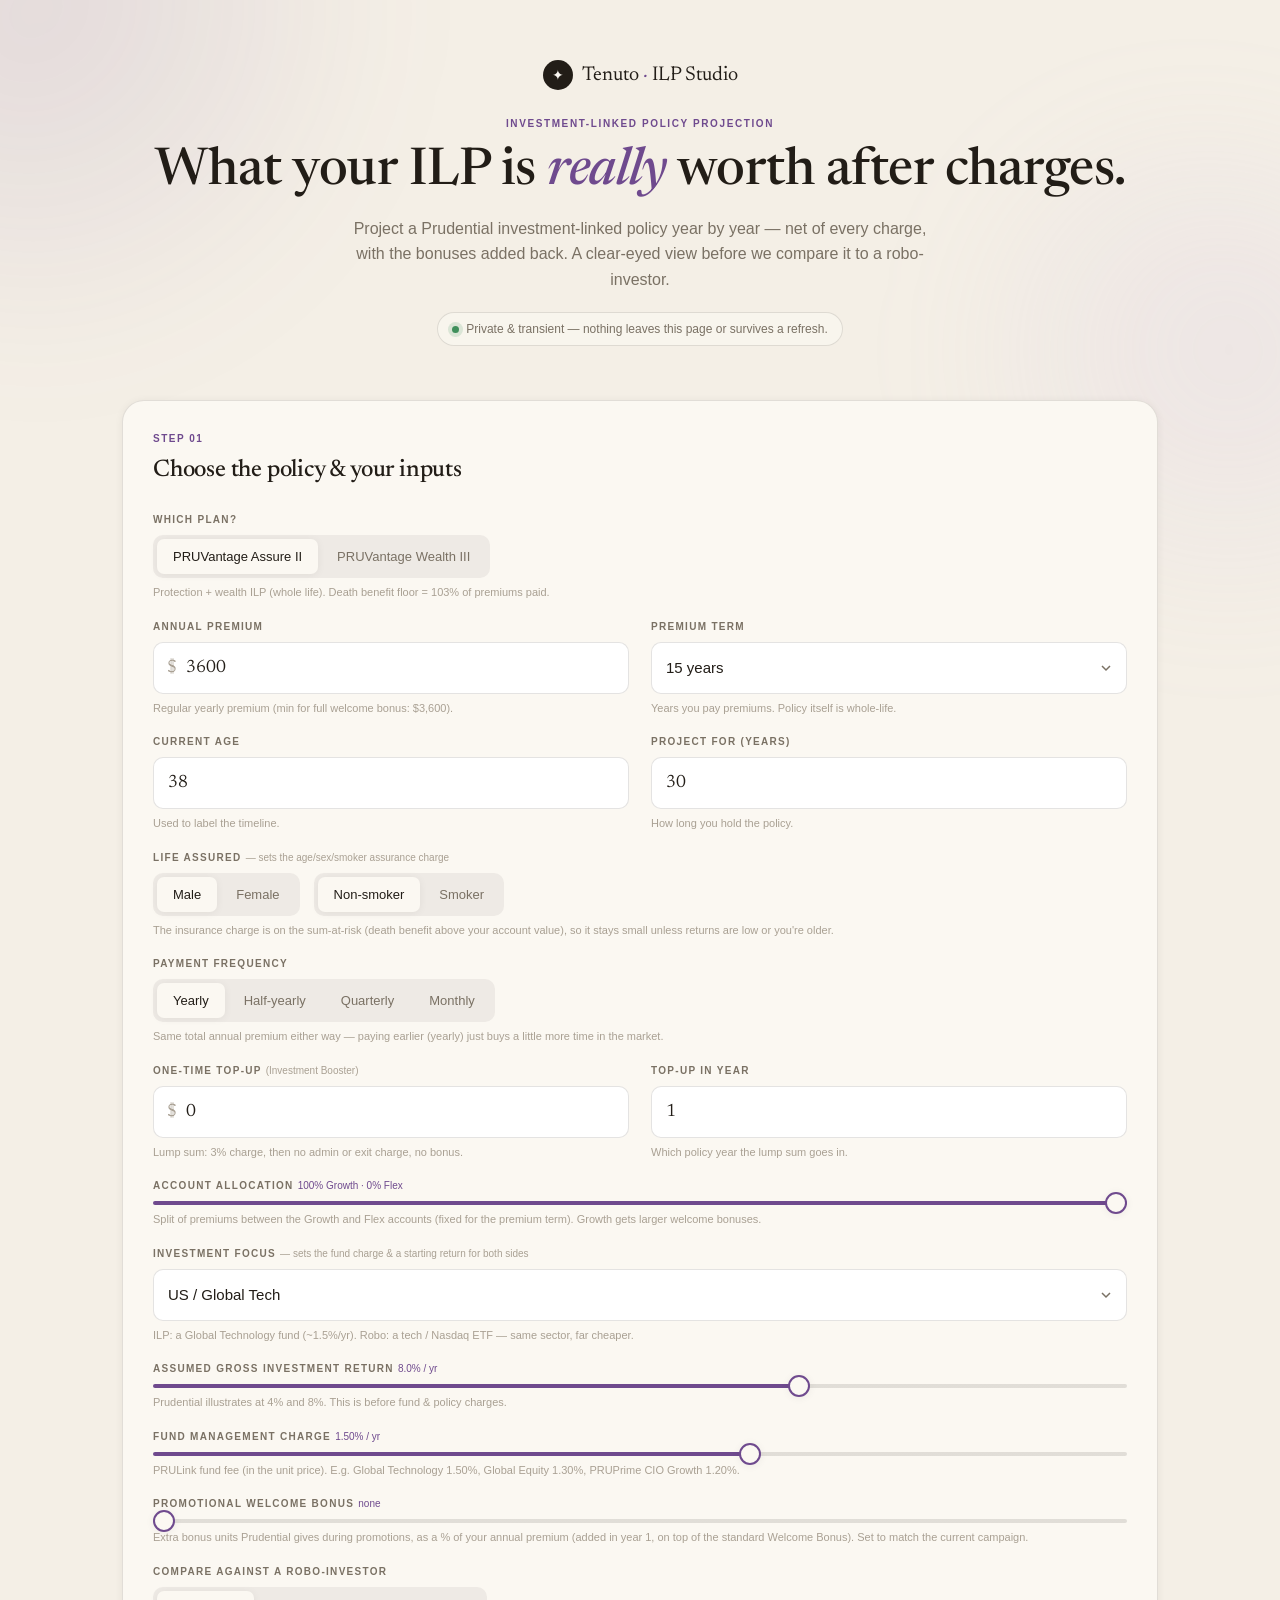
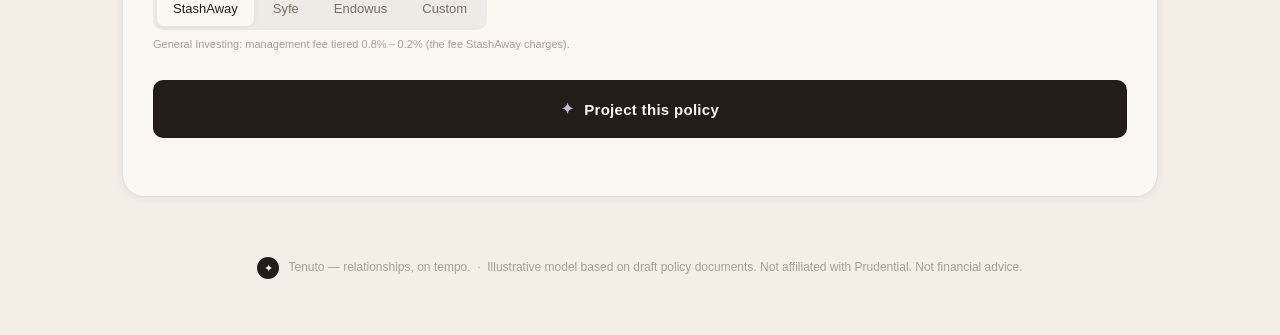
<file: ilp-calculator/index.html>
<!DOCTYPE html>
<html lang="en">
<head>
<meta charset="UTF-8" />
<meta name="viewport" content="width=device-width, initial-scale=1.0" />
<title>ILP Projection — Tenuto</title>
<meta name="description" content="Project the value of a Prudential investment-linked policy (ILP) after charges. Nothing is saved." />
<link rel="preconnect" href="https://fonts.googleapis.com" />
<link rel="preconnect" href="https://fonts.gstatic.com" crossorigin />
<link href="https://fonts.googleapis.com/css2?family=Newsreader:ital,opsz,wght@0,6..72,400;0,6..72,500;0,6..72,600;1,6..72,400;1,6..72,500&display=swap" rel="stylesheet" />
<style>
  :root{
    --bg:#F4EFE6; --bg2:#FBF8F2; --field:#FFFFFF;
    --ink:#221D17; --ink2:#7A7164; --ink3:#A9A093;
    --hair:rgba(34,29,23,0.12); --hair2:rgba(34,29,23,0.06);
    --accent:#6F4A8E; --accentTint:#CBB6E0; --accentSoft:rgba(111,74,142,0.10);
    --clay:#9A3B32; --green:#3F8F5B; --gold:#B8893B;
    --serif:'Newsreader', Georgia, serif;
    --sans:-apple-system, BlinkMacSystemFont, 'Helvetica Neue', Helvetica, Arial, sans-serif;
    --shadow:0 1px 8px rgba(34,29,23,0.06);
    --shadow-lg:0 16px 50px -18px rgba(34,29,23,0.28);
    --r-md:10px; --r-lg:16px; --r-xl:22px;
  }
  *{box-sizing:border-box; margin:0; padding:0}
  html{scroll-behavior:smooth}
  body{font-family:var(--sans); color:var(--ink); background:var(--bg); -webkit-font-smoothing:antialiased; line-height:1.5; overflow-x:hidden; font-size:15px}
  .ambient{position:fixed; inset:0; z-index:0; pointer-events:none; overflow:hidden}
  .blob{position:absolute; border-radius:50%; filter:blur(70px); opacity:.5; animation:drift 26s ease-in-out infinite}
  .blob.b1{width:46vw; height:46vw; left:-12vw; top:-14vw; background:radial-gradient(circle at 30% 30%, rgba(111,74,142,.28), transparent 65%)}
  .blob.b2{width:40vw; height:40vw; right:-12vw; top:16vh; background:radial-gradient(circle at 60% 40%, rgba(203,182,224,.4), transparent 65%); animation-delay:-8s}
  .blob.b3{width:38vw; height:38vw; left:24vw; bottom:-18vw; background:radial-gradient(circle at 50% 50%, rgba(184,137,59,.16), transparent 65%); animation-delay:-14s}
  @keyframes drift{0%,100%{transform:translate(0,0) scale(1)}33%{transform:translate(4vw,3vh) scale(1.08)}66%{transform:translate(-3vw,-2vh) scale(.96)}}
  @media (prefers-reduced-motion:reduce){.blob{animation:none}}
  .wrap{position:relative; z-index:1; max-width:1080px; margin:0 auto; padding:0 22px}

  header.mast{padding:60px 0 24px; text-align:center}
  .brandrow{display:inline-flex; align-items:center; gap:9px; margin-bottom:26px; opacity:0; animation:rise .8s .05s cubic-bezier(.2,.7,.2,1) forwards}
  .mark{width:30px; height:30px; border-radius:50%; background:var(--ink); color:var(--bg2); display:grid; place-items:center; font-size:14px}
  .brandname{font-family:var(--serif); font-size:20px}
  .brandname em{font-style:italic; color:var(--accent)}
  .kicker{font-size:10px; font-weight:600; letter-spacing:1.6px; text-transform:uppercase; color:var(--accent); margin-bottom:14px; opacity:0; animation:rise .8s .12s cubic-bezier(.2,.7,.2,1) forwards}
  h1{font-family:var(--serif); font-weight:500; font-size:clamp(32px,5.5vw,52px); line-height:1.05; letter-spacing:-.5px; margin-bottom:16px; opacity:0; animation:rise .9s .18s cubic-bezier(.2,.7,.2,1) forwards}
  h1 em{font-style:italic; color:var(--accent)}
  .sub{max-width:580px; margin:0 auto; color:var(--ink2); font-size:16px; line-height:1.6; opacity:0; animation:rise .9s .26s cubic-bezier(.2,.7,.2,1) forwards}
  .priv{display:inline-flex; align-items:center; gap:7px; margin-top:20px; padding:7px 14px; border:1px solid var(--hair); border-radius:999px; background:rgba(251,248,242,.6); font-size:12px; color:var(--ink2); opacity:0; animation:rise .9s .34s cubic-bezier(.2,.7,.2,1) forwards}
  .priv .dot{width:7px; height:7px; border-radius:50%; background:var(--green); box-shadow:0 0 0 4px rgba(63,143,91,.16)}
  @keyframes rise{from{opacity:0; transform:translateY(16px)}to{opacity:1; transform:translateY(0)}}

  .card{background:var(--bg2); border:1px solid var(--hair); border-radius:var(--r-xl); box-shadow:var(--shadow); padding:30px}
  .panel{margin:30px 0; opacity:0; animation:rise .9s .42s cubic-bezier(.2,.7,.2,1) forwards}
  .sectlabel{font-size:10px; font-weight:600; letter-spacing:1.5px; text-transform:uppercase; color:var(--accent); margin-bottom:6px}
  .secttitle{font-family:var(--serif); font-size:24px; font-weight:500; letter-spacing:-.2px}

  .grid{display:grid; grid-template-columns:repeat(2,1fr); gap:18px 22px; margin-top:24px}
  .field-full{grid-column:1 / -1}
  label.lab{display:block; font-size:10px; font-weight:600; letter-spacing:1.3px; text-transform:uppercase; color:var(--ink2); margin-bottom:8px}
  .inputwrap{position:relative}
  .pre{position:absolute; left:14px; top:50%; transform:translateY(-50%); color:var(--ink3); font-family:var(--serif); font-size:18px; pointer-events:none}
  input[type=number], select{width:100%; height:52px; padding:0 14px 0 32px; border:1px solid var(--hair); border-radius:var(--r-md); background:var(--field); font-family:var(--serif); font-size:18px; color:var(--ink); outline:none; transition:border-color .2s, box-shadow .2s; -moz-appearance:textfield}
  select{padding-left:14px; font-family:var(--sans); font-size:15px; cursor:pointer; appearance:none; background-image:url("data:image/svg+xml,%3Csvg xmlns='http://www.w3.org/2000/svg' width='12' height='12' viewBox='0 0 12 12'%3E%3Cpath d='M2 4l4 4 4-4' stroke='%237A7164' stroke-width='1.5' fill='none'/%3E%3C/svg%3E"); background-repeat:no-repeat; background-position:right 14px center}
  input.nopre{padding-left:14px}
  input[type=number]::-webkit-outer-spin-button,input[type=number]::-webkit-inner-spin-button{-webkit-appearance:none}
  input[type=number]:focus, select:focus{border-color:var(--accent); box-shadow:0 0 0 3px var(--accentSoft)}
  .hint{font-size:11px; color:var(--ink3); margin-top:6px}
  .seg{display:inline-flex; padding:4px; background:var(--hair2); border-radius:var(--r-md); gap:3px; flex-wrap:wrap}
  .seg button{appearance:none; border:0; background:transparent; cursor:pointer; font-family:var(--sans); font-size:13px; font-weight:500; color:var(--ink2); padding:10px 16px; border-radius:7px; transition:all .22s cubic-bezier(.2,.7,.2,1)}
  .seg button[aria-pressed=true]{background:var(--bg2); color:var(--ink); box-shadow:var(--shadow)}
  .sliderrow{display:flex; align-items:center; gap:16px}
  input[type=range]{-webkit-appearance:none; appearance:none; height:4px; border-radius:999px; flex:1; background:linear-gradient(90deg,var(--accent) var(--fill,40%), var(--hair) var(--fill,40%)); outline:none}
  input[type=range]::-webkit-slider-thumb{-webkit-appearance:none; width:22px; height:22px; border-radius:50%; background:var(--bg2); border:2px solid var(--accent); cursor:pointer; box-shadow:var(--shadow)}
  input[type=range]::-moz-range-thumb{width:20px; height:20px; border-radius:50%; background:var(--bg2); border:2px solid var(--accent); cursor:pointer}
  .slidval{font-family:var(--serif); font-size:18px; min-width:64px; text-align:right; color:var(--accent)}
  .calcbtn{margin-top:28px; width:100%; height:58px; border:0; border-radius:var(--r-md); cursor:pointer; background:var(--ink); color:var(--bg2); font-family:var(--sans); font-size:15px; font-weight:600; letter-spacing:.3px; display:inline-flex; align-items:center; justify-content:center; gap:10px; transition:transform .18s cubic-bezier(.2,.7,.2,1), box-shadow .25s, background .2s}
  .calcbtn:hover{transform:translateY(-2px); box-shadow:var(--shadow-lg); background:#171310}
  .calcbtn .glyph{color:var(--accentTint)}
  .err{color:var(--clay); font-size:12px; margin-top:12px; min-height:16px; text-align:center}

  #results{display:none}
  #results.show{display:block}
  .reveal{opacity:0; transform:translateY(22px); transition:opacity .8s cubic-bezier(.2,.7,.2,1), transform .8s cubic-bezier(.2,.7,.2,1)}
  .reveal.in{opacity:1; transform:translateY(0)}

  .heroStats{display:grid; grid-template-columns:repeat(2,1fr); gap:14px; margin-top:24px}
  .stat{background:var(--bg2); border:1px solid var(--hair); border-radius:var(--r-lg); padding:22px; position:relative; overflow:hidden}
  .stat.feature{background:linear-gradient(155deg,#2a2238,#191320); border-color:transparent; color:var(--bg2)}
  .stat.warn{background:linear-gradient(155deg,#3a201c,#251310); border-color:transparent; color:var(--bg2)}
  .stat .lab2{font-size:10px; font-weight:600; letter-spacing:1.2px; text-transform:uppercase; color:var(--ink2); margin-bottom:10px}
  .stat.feature .lab2,.stat.warn .lab2{color:var(--accentTint)}
  .stat.warn .lab2{color:#E3B7AE}
  .stat .num{font-family:var(--serif); font-size:clamp(22px,3vw,30px); font-weight:500; line-height:1; letter-spacing:-.5px}
  .stat .num small{font-size:.5em; color:var(--ink3); font-weight:400}
  .stat.feature .num small,.stat.warn .num small{color:var(--accentTint)}
  .stat .cap{font-size:11.5px; color:var(--ink2); margin-top:9px; line-height:1.4}
  .stat.feature .cap{color:rgba(251,248,242,.72)} .stat.warn .cap{color:rgba(251,248,242,.72)}

  .chargeStrip{margin-top:14px; background:var(--bg2); border:1px solid var(--hair); border-radius:var(--r-lg); padding:18px 24px; display:flex; flex-wrap:wrap; align-items:center; gap:6px 28px; box-shadow:var(--shadow)}
  .chargeStrip .lab2{font-size:10px; font-weight:600; letter-spacing:1.2px; text-transform:uppercase; color:var(--ink2)}
  .chargeStrip .big{font-family:var(--serif); font-size:32px; font-weight:500; color:var(--clay); letter-spacing:-.5px; line-height:1.1}
  .chargeStrip .big small{font-size:.45em; color:var(--ink3)}
  .chargeStrip .txt{font-size:13px; color:var(--ink2); flex:1; min-width:240px; line-height:1.55}
  .chargeStrip .txt b{color:var(--ink); font-weight:600}
  .buys{margin-top:14px; background:var(--bg2); border:1px solid var(--hair); border-radius:var(--r-lg); padding:20px 22px; box-shadow:var(--shadow)}
  .buys h4{font-family:var(--serif); font-weight:500; font-size:18px; margin-bottom:4px}
  .buys .sub{font-size:12.5px; color:var(--ink2); margin-bottom:14px; line-height:1.55}
  .buys .sub b{color:var(--ink); font-weight:600}
  .buys ul{list-style:none; display:grid; gap:10px}
  .buys li{display:flex; gap:10px; align-items:flex-start; font-size:13px; line-height:1.5; color:var(--ink2)}
  .buys li .ic{width:20px; height:20px; border-radius:50%; background:var(--accentSoft); color:var(--accent); display:grid; place-items:center; font-size:11px; flex:none; margin-top:1px}
  .buys li b{color:var(--ink); font-weight:600}

  .chartcard{margin-top:22px; padding:28px}
  .chart-head{display:flex; justify-content:space-between; align-items:flex-start; flex-wrap:wrap; gap:12px; margin-bottom:6px}
  .legend{display:flex; gap:16px; flex-wrap:wrap; font-size:12px; color:var(--ink2)}
  .legend span{display:inline-flex; align-items:center; gap:6px}
  .swatch{width:11px; height:11px; border-radius:3px; display:inline-block}
  #ilpChart{position:relative}
  svg.chart{width:100%; height:auto; display:block; overflow:visible; touch-action:pan-y}
  .axis{fill:var(--ink3); font-family:var(--sans)}
  .gridline{stroke:var(--hair); stroke-width:1}
  .draw{stroke-dasharray:var(--len); stroke-dashoffset:var(--len); animation:drawline 1.6s .2s cubic-bezier(.4,0,.2,1) forwards}
  @keyframes drawline{to{stroke-dashoffset:0}}
  .hit{fill:transparent}
  .cursor{stroke:var(--ink3); stroke-width:1; stroke-dasharray:3 3; opacity:0; transition:opacity .12s; pointer-events:none}
  .hmark{opacity:0; transition:opacity .12s; pointer-events:none}
  .tip{position:absolute; top:2px; transform:translateX(-50%); pointer-events:none; opacity:0; transition:opacity .12s; background:var(--ink); color:var(--bg2); border-radius:9px; padding:9px 12px; min-width:150px; z-index:6; box-shadow:var(--shadow-lg); white-space:nowrap}
  .tip .tt-h{font-family:var(--serif); font-size:13.5px; margin-bottom:6px; color:var(--accentTint)}
  .tip .tt-r{display:flex; justify-content:space-between; gap:18px; font-size:11.5px; line-height:1.75}
  .tip .tt-r span{display:inline-flex; align-items:center; gap:6px; color:rgba(251,248,242,.82)}
  .tip .tt-r i{width:8px; height:8px; border-radius:2px; display:inline-block; flex:none}
  .tip .tt-r b{font-weight:600}

  .bd{display:grid; gap:14px; margin-top:22px}
  .bd-row{display:grid; grid-template-columns:140px 1fr 120px; align-items:center; gap:14px}
  .bd-name{font-size:12px; font-weight:600; letter-spacing:.3px; color:var(--ink2)}
  .bd-track{height:30px; background:var(--hair2); border-radius:7px; overflow:hidden}
  .bd-fill{height:100%; width:0; border-radius:7px; transition:width 1.1s cubic-bezier(.2,.7,.2,1)}
  .bd-val{font-family:var(--serif); font-size:16px; text-align:right; color:var(--ink)}
  .bd-val.pos{color:var(--green)}
  .bd-val.neg{color:var(--clay)}

  .matrix-scroll{overflow-x:auto; margin-top:8px; border-radius:var(--r-md)}
  table.matrix{width:100%; border-collapse:collapse; min-width:600px}
  table.matrix th,table.matrix td{padding:11px 12px; text-align:right; border-bottom:1px solid var(--hair); font-size:13px}
  table.matrix thead th{font-size:10px; font-weight:600; letter-spacing:.6px; text-transform:uppercase; color:var(--ink2)}
  table.matrix thead th:first-child,table.matrix tbody th{text-align:left}
  table.matrix tbody th{font-family:var(--sans); font-weight:600; color:var(--ink)}
  table.matrix td{font-family:var(--serif); font-size:15px}
  table.matrix tbody tr:hover{background:var(--accentSoft)}
  td.neg{color:var(--clay)} td.pos2{color:var(--green)}

  .note{margin-top:16px; display:flex; gap:9px; align-items:flex-start; font-size:12px; color:var(--ink2); background:var(--accentSoft); border:1px solid var(--hair); border-radius:var(--r-md); padding:12px 14px; line-height:1.55}
  .note span{color:var(--accent); font-family:var(--serif)}
  .note b{color:var(--ink); font-weight:600}

  .ctaband{margin-top:34px; background:linear-gradient(155deg,#2a2238,#191320); color:var(--bg2); border-radius:var(--r-xl); padding:38px; text-align:center}
  .ctaband h2{font-family:var(--serif); font-weight:500; font-size:28px; margin-bottom:10px}
  .ctaband h2 em{font-style:italic; color:var(--accentTint)}
  .ctaband p{color:rgba(251,248,242,.72); max-width:520px; margin:0 auto 24px; font-size:14.5px}
  .ctaband a.btn{display:inline-flex; align-items:center; gap:9px; background:var(--bg2); color:var(--ink); text-decoration:none; font-weight:600; font-size:14.5px; padding:15px 30px; border-radius:var(--r-md); transition:transform .18s, box-shadow .25s}
  .ctaband a.btn:hover{transform:translateY(-2px); box-shadow:0 14px 40px -14px rgba(0,0,0,.6)}
  .disclaimer{margin:30px 0 10px; font-size:11.5px; color:var(--ink3); line-height:1.7}
  .disclaimer b{color:var(--ink2)}
  footer{text-align:center; padding:30px 0 56px; color:var(--ink3); font-size:12px}
  footer .mark{display:inline-grid; vertical-align:middle; margin-right:6px; width:22px; height:22px; font-size:11px}

  @media (max-width:820px){ .heroStats{grid-template-columns:repeat(2,1fr)} }
  @media (max-width:760px){
    .wrap{padding:0 16px}
    .grid{grid-template-columns:1fr}
    .card{padding:20px} .chartcard{padding:18px}
    .bd-row{grid-template-columns:104px 1fr 92px; gap:10px}
    header.mast{padding:44px 0 16px}
    .ctaband{padding:30px 22px}
    .secttitle{font-size:21px}
  }
  @media (max-width:430px){ .heroStats{grid-template-columns:1fr} .wrap{padding:0 13px} }
</style>
</head>
<body>
<div class="ambient" aria-hidden="true"><div class="blob b1"></div><div class="blob b2"></div><div class="blob b3"></div></div>

<div class="wrap">
  <header class="mast">
    <div class="brandrow"><span class="mark">✦</span><span class="brandname">Tenuto <em>·</em> ILP&nbsp;Studio</span></div>
    <div class="kicker">Investment-Linked Policy Projection</div>
    <h1>What your ILP is <em>really</em> worth after charges.</h1>
    <p class="sub">Project a Prudential investment-linked policy year by year — net of every charge, with the bonuses added back. A clear-eyed view before we compare it to a robo-investor.</p>
    <div class="priv"><span class="dot"></span> Private &amp; transient — nothing leaves this page or survives a refresh.</div>
  </header>

  <section class="panel">
    <div class="card">
      <div class="sectlabel">Step 01</div>
      <div class="secttitle">Choose the policy &amp; your inputs</div>

      <div class="grid">
        <div class="field-full">
          <label class="lab">Which plan?</label>
          <div class="seg" id="segPlan" role="group" aria-label="Plan">
            <button type="button" data-v="PVA" aria-pressed="true">PRUVantage Assure II</button>
            <button type="button" data-v="PVW" aria-pressed="false">PRUVantage Wealth III</button>
          </div>
          <div class="hint" id="planBlurb">Protection + wealth ILP (whole life). Death benefit floor = 103% of premiums paid.</div>
        </div>

        <div>
          <label class="lab" for="premium">Annual premium</label>
          <div class="inputwrap"><span class="pre">$</span><input type="number" id="premium" min="0" step="100" placeholder="3,600" value="3600" /></div>
          <div class="hint" id="premHint">Total annual premium (split by your payment frequency).</div>
        </div>
        <div>
          <label class="lab" for="term">Premium term</label>
          <select id="term"></select>
          <div class="hint">Years you pay premiums. Policy itself is whole-life.</div>
        </div>

        <div>
          <label class="lab" for="age">Current age</label>
          <div class="inputwrap"><input class="nopre" type="number" id="age" min="1" max="80" step="1" placeholder="38" value="38" /></div>
          <div class="hint">Used to label the timeline.</div>
        </div>
        <div>
          <label class="lab" for="horizon">Project for (years)</label>
          <div class="inputwrap"><input class="nopre" type="number" id="horizon" min="3" max="60" step="1" placeholder="30" value="30" /></div>
          <div class="hint">How long you hold the policy.</div>
        </div>

        <div class="field-full" id="assuredWrap">
          <label class="lab">Life assured <span style="font-weight:400;text-transform:none;letter-spacing:0;color:var(--ink3)">— sets the age/sex/smoker assurance charge</span></label>
          <div style="display:flex; gap:14px; flex-wrap:wrap">
            <div class="seg" id="segSex" role="group" aria-label="Sex">
              <button type="button" data-v="M" aria-pressed="true">Male</button>
              <button type="button" data-v="F" aria-pressed="false">Female</button>
            </div>
            <div class="seg" id="segSmoke" role="group" aria-label="Smoker status">
              <button type="button" data-v="ns" aria-pressed="true">Non-smoker</button>
              <button type="button" data-v="s" aria-pressed="false">Smoker</button>
            </div>
          </div>
          <div class="hint">The insurance charge is on the sum-at-risk (death benefit above your account value), so it stays small unless returns are low or you're older.</div>
        </div>

        <div class="field-full">
          <label class="lab">Payment frequency</label>
          <div class="seg" id="segFreq" role="group" aria-label="Payment frequency">
            <button type="button" data-v="yearly" aria-pressed="true">Yearly</button>
            <button type="button" data-v="halfyearly" aria-pressed="false">Half-yearly</button>
            <button type="button" data-v="quarterly" aria-pressed="false">Quarterly</button>
            <button type="button" data-v="monthly" aria-pressed="false">Monthly</button>
          </div>
          <div class="hint">Same total annual premium either way — paying earlier (yearly) just buys a little more time in the market.</div>
        </div>

        <div>
          <label class="lab" for="topup">One-time top-up <span style="font-weight:400;text-transform:none;letter-spacing:0;color:var(--ink3)">(Investment Booster)</span></label>
          <div class="inputwrap"><span class="pre">$</span><input type="number" id="topup" min="0" step="1000" placeholder="0" value="0" /></div>
          <div class="hint">Lump sum: 3% charge, then no admin or exit charge, no bonus.</div>
        </div>
        <div>
          <label class="lab" for="topupYear">Top-up in year</label>
          <div class="inputwrap"><input class="nopre" type="number" id="topupYear" min="1" max="40" step="1" placeholder="1" value="1" /></div>
          <div class="hint">Which policy year the lump sum goes in.</div>
        </div>

        <div class="field-full" id="allocWrap">
          <label class="lab" for="alloc">Account allocation <span id="allocVal" style="font-weight:400;text-transform:none;letter-spacing:0;color:var(--accent)">100% Growth · 0% Flex</span></label>
          <div class="sliderrow"><input type="range" id="alloc" min="0" max="100" step="5" value="100" /></div>
          <div class="hint" id="allocHint">Split of premiums between the Growth and Flex accounts (fixed for the premium term). Growth gets larger welcome bonuses.</div>
        </div>

        <div class="field-full">
          <label class="lab" for="focus">Investment focus <span style="font-weight:400;text-transform:none;letter-spacing:0;color:var(--ink3)">— sets the fund charge &amp; a starting return for both sides</span></label>
          <select id="focus">
            <option value="tech">US / Global Tech</option>
            <option value="equity">Global Equity</option>
            <option value="asia">Asia / Emerging Markets</option>
            <option value="balanced">Balanced (multi-asset)</option>
            <option value="bonds">Bonds / Income</option>
            <option value="custom">Custom (set your own)</option>
          </select>
          <div class="hint" id="focusHint">ILP: a Global Technology fund (~1.5%/yr). The robo invests in the same focus via low-cost ETFs.</div>
        </div>

        <div class="field-full">
          <label class="lab" for="gross">Assumed gross investment return <span id="grossVal" style="font-weight:400;text-transform:none;letter-spacing:0;color:var(--accent)">8.0% / yr</span></label>
          <div class="sliderrow"><input type="range" id="gross" min="0" max="12" step="0.5" value="8" /></div>
          <div class="hint">Prudential illustrates at 4% and 8%. This is before fund &amp; policy charges.</div>
        </div>

        <div class="field-full">
          <label class="lab" for="fm">Fund management charge <span id="fmVal" style="font-weight:400;text-transform:none;letter-spacing:0;color:var(--accent)">1.50% / yr</span></label>
          <div class="sliderrow"><input type="range" id="fm" min="0.3" max="2.25" step="0.05" value="1.5" /></div>
          <div class="hint" id="fmHint">PRULink fund fee (in the unit price). E.g. Global Technology 1.50%, Global Equity 1.30%, PRUPrime CIO Growth 1.20%.</div>
        </div>

        <div class="field-full">
          <label class="lab" for="promo">Promotional welcome bonus <span id="promoVal" style="font-weight:400;text-transform:none;letter-spacing:0;color:var(--accent)">none</span></label>
          <div class="sliderrow"><input type="range" id="promo" min="0" max="100" step="5" value="0" /></div>
          <div class="hint">Extra bonus units Prudential gives during promotions, as a % of your annual premium (added in year 1, on top of the standard Welcome Bonus). Set to match the current campaign.</div>
        </div>

        <div class="field-full">
          <label class="lab">Compare against a robo-investor</label>
          <div class="seg" id="segRobo" role="group" aria-label="Robo-investor">
            <button type="button" data-v="stashaway" aria-pressed="true">StashAway</button>
            <button type="button" data-v="syfe" aria-pressed="false">Syfe</button>
            <button type="button" data-v="endowus" aria-pressed="false">Endowus</button>
            <button type="button" data-v="custom" aria-pressed="false">Custom</button>
          </div>
          <div class="hint" id="roboHint">General Investing: management fee tiered 0.8%→0.2% (the fee StashAway charges).</div>
        </div>
        <div class="field-full" id="roboCustomWrap" style="display:none">
          <label class="lab" for="roboCustom">Custom robo all-in fee <span id="roboCustomVal" style="font-weight:400;text-transform:none;letter-spacing:0;color:var(--accent)">0.50% / yr</span></label>
          <div class="sliderrow"><input type="range" id="roboCustom" min="0" max="2" step="0.05" value="0.5" /></div>
          <div class="hint">Your assumed total annual fee for the alternative (management + fund cost), invested at the same return.</div>
        </div>
      </div>

      <button class="calcbtn" id="calcBtn"><span class="glyph">✦</span> Project this policy</button>
      <div class="err" id="err"></div>
    </div>
  </section>

  <section id="results">
    <div class="panel reveal" id="r1">
      <div class="sectlabel">Step 02 — At your chosen horizon</div>
      <div class="secttitle" id="r1title">Where the policy lands</div>
      <div class="heroStats">
        <div class="stat"><div class="lab2">Total premiums paid</div><div class="num"><small>$</small><span id="s1">0</span></div><div class="cap" id="s1cap">Your money in</div></div>
        <div class="stat feature"><div class="lab2" id="s2lab">Investment value</div><div class="num"><small>$</small><span id="s2">0</span></div><div class="cap" id="s2cap">Value of your units, net of charges</div></div>
      </div>
      <div class="chargeStrip" id="chargeStrip"></div>
      <div class="chargeStrip" id="cmpStrip"></div>
      <div class="buys" id="extraBuys"></div>
    </div>

    <div class="panel reveal" id="r2">
      <div class="card chartcard">
        <div class="chart-head">
          <div><div class="sectlabel">Projection</div><div class="secttitle">Value over time, net of charges</div></div>
          <div class="legend">
            <span><i class="swatch" style="background:#6F4A8E"></i> ILP value</span>
            <span><i class="swatch" style="background:#3F8F5B"></i> <span id="legRobo">Robo</span> value</span>
            <span><i class="swatch" style="background:#7A7164"></i> Premiums paid</span>
          </div>
        </div>
        <div id="ilpChart"></div>
        <div class="note"><span>✦</span><div id="chartNote"></div></div>
        <div class="hint" style="margin-top:10px">Both lines assume the <b>same investment return</b>. For the ILP, Prudential quotes returns <i>before</i> the fund charge, so the model deducts the fund management charge + administration charge (net of bonuses). For the robo, the return is what the ETF delivers and only the <b>robo's own management fee</b> is deducted. This compares each product's charges — not a bet on which underlying funds perform better.</div>
      </div>
    </div>

    <div class="panel reveal" id="r3">
      <div class="card">
        <div class="sectlabel">The full picture</div>
        <div class="secttitle">What builds — and reduces — your investment value</div>
        <div class="bd" id="breakdown"></div>
        <div class="note"><span>✦</span><div id="bdNote"></div></div>
      </div>
    </div>

    <div class="panel reveal" id="r4">
      <div class="card">
        <div class="sectlabel">Year by year</div>
        <div class="secttitle">The full projection</div>
        <div class="matrix-scroll"><table class="matrix" id="matrix"></table></div>
        <div class="hint" style="margin-top:12px">Investment value = the value of your units, net of all charges and with bonuses added. "Value − premiums" shows your gain (or loss) over what you've paid in.</div>
      </div>
    </div>

    <div class="ctaband reveal" id="r5">
      <h2>Which path is right for <em>you</em>?</h2>
      <p>You've now seen what each option really costs. Whether an ILP, a robo, or a mix of both fits comes down to your goals, your protection needs, and your timeline — not just the numbers. Happy to talk it through, no obligation.</p>
      <a class="btn" target="_blank" rel="noopener" href="https://wa.me/6596337795?text=Hi!%20I%20used%20the%20ILP%20projection%20tool%20and%20would%20like%20to%20discuss%20my%20options.">
        <svg viewBox="0 0 32 32" width="20" height="20" fill="#25D366" aria-hidden="true"><path d="M16 3C9.4 3 4 8.4 4 15c0 2.1.6 4.2 1.6 6L4 29l8.2-1.6c1.7.9 3.7 1.4 5.8 1.4 6.6 0 12-5.4 12-12S22.6 3 16 3zm0 21.8c-1.8 0-3.6-.5-5.1-1.4l-.4-.2-4.9 1 1-4.8-.2-.4C5.5 18 5 16.5 5 15c0-6.1 4.9-11 11-11s11 4.9 11 11-4.9 10.8-11 10.8zm6.1-8.1c-.3-.2-2-1-2.3-1.1-.3-.1-.5-.2-.8.2-.2.3-.9 1.1-1.1 1.3-.2.2-.4.2-.7.1-.3-.2-1.4-.5-2.6-1.6-1-.9-1.6-1.9-1.8-2.3-.2-.3 0-.5.1-.7.1-.1.3-.4.5-.6.1-.2.2-.3.3-.5.1-.2 0-.4 0-.6 0-.2-.8-1.9-1.1-2.6-.3-.7-.6-.6-.8-.6h-.7c-.2 0-.6.1-.9.4-.3.3-1.2 1.2-1.2 2.9s1.2 3.3 1.4 3.6c.2.2 2.4 3.7 5.9 5.2.8.4 1.5.6 2 .7.8.3 1.6.2 2.2.1.7-.1 2-.8 2.3-1.6.3-.8.3-1.4.2-1.6-.1-.1-.3-.2-.6-.3z"/></svg>
        Chat with me on WhatsApp</a>
    </div>

    <div class="disclaimer" id="disclaimer"></div>
  </section>

  <footer><span class="mark">✦</span> Tenuto — relationships, on tempo. &nbsp;·&nbsp; Illustrative model based on draft policy documents. Not affiliated with Prudential. Not financial advice.</footer>
</div>

<script>
/* ═══════════════════════════════════════════════════════════════
   Prudential ILP projection engine
   Charge structures from PVA 15pay & PVW III draft policy documents.
   Validated to within ~0.2% of Prudential's benchmark illustrations.
   ═══════════════════════════════════════════════════════════════ */
const PLANS = {
  PVA: {
    name:'PRUVantage Assure II',
    blurb:'Protection + wealth ILP (whole life). Death benefit floor = 103% of premiums paid.',
    terms:[5,10,15,20,25], defaultTerm:15, defaultPremium:3600, defaultFM:1.5,
    admin:{5:[.033,8],10:[.029,10],15:[.029,10],20:[.026,12],25:[.026,12]},
    hasAssurance:true,                // age/sex/smoker assurance charge on sum-at-risk (Appendix A)
    saPct:1.03,
    loyaltyStart:t=>t+1,              // from year after premium term
    forceFlex:[],
    wbGrowth:{ 5:p=>p>=30000?[.02,.03,.03]:[.01,.02,.02], 10:p=>p>=12000?[.08,.12,.15]:[.05,.06,.09],
               15:_=>[.10,.15,.20], 20:_=>[.12,.18,.25], 25:_=>[.15,.20,.30] },
    wbFlex:{ 5:p=>p>=30000?[.01,.01,.01]:[.01,.01,0], 10:p=>p>=12000?[.02,.03,.05]:[.01,.02,.02],
             15:_=>[.04,.06,.10], 20:_=>[.06,.09,.15], 25:_=>[.08,.12,.20] },
    wbMin:{5:0,10:0,15:3600,20:2400,25:1800},
    surr:{ 5:[1,1,.6,.5,.4,.3,.2,.1],
           10:[1,1,.8,.7,.6,.5,.4,.3,.2,.1],
           15:[1,1,.8,.7,.6,.5,.45,.4,.35,.3,.25,.2,.15,.1,.05],
           20:[1,1,.8,.7,.6,.5,.45,.45,.4,.4,.35,.3,.25,.2,.12,.1,.08,.08,.05,.05],
           25:[1,1,.8,.75,.7,.65,.6,.55,.5,.45,.4,.35,.3,.25,.2,.18,.18,.15,.15,.1,.1,.08,.08,.05,.05] },
  },
  PVW: {
    name:'PRUVantage Wealth III',
    blurb:'Wealth-accumulation ILP (whole life). Death benefit floor = 101% of premiums paid. No separate insurance charge.',
    terms:[3,5,10,15,20], defaultTerm:10, defaultPremium:24000, defaultFM:1.2,
    admin:{3:[.029,8],5:[.029,8],10:[.027,10],15:[.027,10],20:[.025,12]},
    hasAssurance:false,               // wealth plan: 101% return-of-premium death benefit, no assurance charge
    saPct:1.01,
    loyaltyStart:t=>({3:6,5:6,10:11,15:16,20:21})[t],
    forceFlex:[3,5],                  // 100% Flex; no Growth account
    wbGrowth:{ 3:_=>[0,0,0], 5:_=>[0,0,0], 10:_=>[.18,.16,.16], 15:_=>[.23,.21,.21], 20:_=>[.25,.25,.25] },
    wbFlex:{ 3:p=>p>=100000?[.03,0,0]:[.01,0,0], 5:_=>[.05,0,0], 10:_=>[.08,.03,.02], 15:_=>[.12,.06,.05], 20:_=>[.15,.09,.08] },
    wbMin:{3:60000,5:36000,10:24000,15:18000,20:15000},
    surr:{ 3:[1,1,.6,.5,.4,.3,.2,.1],
           5:[1,1,.6,.5,.4,.3,.2,.1],
           10:[1,1,.8,.7,.6,.5,.4,.3,.2,.1],
           15:[1,1,.8,.7,.6,.5,.45,.4,.35,.3,.25,.2,.15,.1,.05],
           20:[1,1,.8,.7,.6,.5,.45,.45,.4,.4,.35,.3,.25,.2,.12,.1,.08,.08,.05,.05] },
  }
};

// Money-weighted IRR (annual) of dated cashflows — used for reduction-in-yield.
function irr(cf){
  const npv=r=>cf.reduce((s,c)=>s+c.amount/Math.pow(1+r,c.t),0);
  let lo=-0.95, hi=1.0;                          // NPV is monotonically decreasing in r here
  for(let i=0;i<200;i++){ const mid=(lo+hi)/2; if(npv(mid)>0) lo=mid; else hi=mid; }
  return (lo+hi)/2;
}

/* ── Singapore robo-investors (fees as at 2026) ──────────────────────────
   Management/access fee is tiered by balance (marginal), plus the underlying
   ETF/fund cost. No sales charge, no lock-in, no surrender charge. */
const ROBOS = {
  stashaway:{ name:'StashAway',
    tiers:[[25000,.008],[50000,.007],[100000,.006],[250000,.005],[500000,.004],[1000000,.003],[Infinity,.002]],
    note:'General Investing: management fee tiered 0.8%→0.2% (the fee StashAway charges).' },
  syfe:{ name:'Syfe',
    tiers:[[50000,.0065],[250000,.0055],[1000000,.0045],[5000000,.0035],[Infinity,.0025]],
    note:'Tiered management fee ~0.65%→0.25%.' },
  endowus:{ name:'Endowus',
    tiers:[[200000,.006],[1000000,.005],[5000000,.0035],[Infinity,.0025]],
    note:'Cash investing: access fee tiered 0.60%→0.25%.' },
  custom:{ name:'Custom', tiers:null, note:'Your own annual fee.' },
};
function roboFee(tiers, bal){            // marginal blended annual management rate
  if(bal<=0) return tiers[0][1];
  let prev=0, fee=0;
  for(const [top,rate] of tiers){ const amt=Math.min(bal,top)-prev; if(amt>0){ fee+=amt*rate; prev=top; } if(bal<=top) break; }
  return fee/bal;
}

/* PVA assurance charge — Appendix A rates per $1,000 sum-at-risk p.a.,
   by age next birthday → [Male-Smoker, Male-NonSmoker, Female-Smoker, Female-NonSmoker]. */
const ASSUR = (()=>{ const A={};
  for(let a=1;a<=10;a++) A[a]=[.57,.57,.57,.57];
  A[11]=[.60,.60,.62,.62]; A[12]=[.74,.74,.75,.75];
  for(let a=13;a<=19;a++) A[a]=[.84,.84,.86,.86];
  for(let a=20;a<=33;a++) A[a]=[.86,.84,.87,.86];
  Object.assign(A,{34:[.92,.84,.87,.86],35:[.99,.84,.87,.86],36:[1.08,.84,.89,.86],37:[1.16,.89,.89,.86],38:[1.28,.95,.96,.87],39:[1.41,1.02,1.04,.89],40:[1.56,1.08,1.11,.92],41:[1.74,1.17,1.22,.95],42:[1.94,1.31,1.35,1.02],43:[2.16,1.44,1.50,1.11],44:[2.42,1.61,1.67,1.23],45:[2.67,1.79,1.85,1.37],46:[2.99,2.00,2.06,1.50],47:[3.32,2.22,2.30,1.70],48:[3.69,2.42,2.55,1.77],49:[4.10,2.61,2.84,1.92],50:[4.56,2.94,3.15,2.09],51:[5.04,3.27,3.50,2.31],52:[5.55,3.57,3.90,2.55],53:[6.14,3.95,4.31,2.84],54:[6.75,4.35,4.77,3.17],55:[7.50,4.79,5.27,3.50],56:[8.66,5.28,5.81,3.87],57:[9.99,5.79,6.41,4.28],58:[11.43,6.35,7.04,4.73],59:[12.93,6.78,7.73,5.18],60:[14.51,7.23,8.46,5.67],61:[16.14,7.89,9.24,6.23],62:[17.87,8.67,10.79,6.81],63:[19.64,9.53,12.78,7.46],64:[21.53,10.46,14.70,8.15],65:[23.66,11.48,16.61,8.87],66:[26.09,12.66,18.54,9.80],67:[28.80,14.00,20.63,10.92],68:[31.86,15.47,22.97,12.15],69:[35.18,17.09,25.53,13.53],70:[38.75,18.84,28.31,15.00],71:[44.57,23.04,32.54,18.36],72:[45.72,23.63,33.36,18.84],73:[50.36,26.04,36.48,20.61],74:[55.50,28.70,39.99,22.59],75:[60.92,31.50,43.65,24.65],76:[66.68,34.52,47.69,27.60],77:[72.24,37.89,51.44,31.28],78:[78.15,41.57,55.46,34.16],79:[84.47,45.57,59.76,37.37],80:[91.19,49.91,64.38,40.82],81:[98.37,54.60,69.33,44.61],82:[105.98,59.72,74.60,48.72],83:[114.06,65.24,80.15,53.13],84:[122.58,71.18,85.94,57.86],85:[131.58,77.60,91.88,62.82],86:[140.99,84.45,97.80,67.94],87:[150.74,91.76,103.50,73.10],88:[160.76,99.47,108.78,78.09],89:[170.90,107.52,113.52,82.89],90:[181.08,115.88,117.81,87.51],91:[191.36,124.56,123.63,92.30],92:[202.02,133.77,135.60,97.89],93:[213.54,143.76,148.41,108.89],94:[226.46,155.03,162.11,119.00],95:[241.34,168.06,179.91,131.30],96:[258.72,190.53,203.10,142.86],97:[278.99,217.04,229.05,169.29],98:[302.13,239.25,258.12,204.00],99:[327.96,264.42,307.44,247.88],100:[342.20,272.28,323.79,257.07]});
  return A; })();
const ASSUR_MODAL = 0.0834;             // monthly modal factor
function assurRate(ageNB, sex, smoker){ const a=Math.max(1,Math.min(100,ageNB)); return ASSUR[a][(sex==='M'?0:2)+(smoker?0:1)]; }
const FUND_EXP = 0.001;                  // fund expenses beyond the headline management charge (calibrates to the BI)

function project(inp){
  const P = PLANS[inp.plan];
  const { premium, term, growthPct, gross, fm, horizon, age } = inp;
  const sex = inp.sex || 'M', smoker = !!inp.smoker;     // for the assurance charge
  const extraWB = inp.extraWB || 0;            // promotional welcome bonus (% of annual premium, yr 1)
  const flexPct = 1 - growthPct;
  const [adminRate, adminYears] = P.admin[term];
  const wbG = P.wbGrowth[term](premium), wbF = P.wbFlex[term](premium);
  const qualifies = premium >= (P.wbMin[term]||0);
  const loyaltyFrom = P.loyaltyStart(term);
  const surr = P.surr[term];
  const scRate = y => (y<=surr.length ? surr[y-1] : 0);

  const rNet = Math.pow(1 + gross - fm - FUND_EXP, 1/12) - 1;  // geometric monthly net fund return
  const rGross = Math.pow(1 + gross, 1/12) - 1;         // charge-free reference (same return, no charges)

  // payment frequency — same annual outlay, just split across the year
  const freqN = ({yearly:1, halfyearly:2, quarterly:4, monthly:12})[inp.freq||'yearly'];
  const inst = premium/freqN, instMonths = 12/freqN;
  // one-time top-up (Investment Booster): 3% premium charge, goes to the Additional
  // Investment Account (no admin charge, no surrender charge, no Welcome/Loyalty bonus).
  const topup = Math.max(0, inp.topup||0), topupYear = Math.max(1, Math.round(inp.topupYear||1)), TOPUP_FEE = 0.03;

  // robo-investor comparison: same contributions & gross return, charging only
  // the robo's own management/access fee. No bonuses / admin / surrender charges.
  const robo = inp.robo;                       // {name, tiers|null, flat}
  const rRoboGross = robo ? Math.pow(1 + gross, 1/12) - 1 : 0;
  let roboAV=0, roboFeePaid=0;

  let AV=0, AIA=0, paidIn=0, regPrem=0, wav=0, adminC=0, assurC=0, fundC=0, topupFee=0, bonus=0, free=0;
  const series=[{year:0, age, premPaid:0, av:0, sv:0, free:0, robo:0}];

  for(let m=0; m<12*horizon; m++){
    const y = (m/12|0)+1;
    if(y<=term && m%instMonths===0){                     // a premium installment is due
      AV += inst; paidIn += inst; regPrem += inst; free += inst;
      if(robo) roboAV += inst;
      if(qualifies && y<=3){ const wb = inst*(growthPct*(wbG[y-1]||0) + flexPct*(wbF[y-1]||0)); AV += wb; bonus += wb; }
    }
    if(m===0 && extraWB>0){ const eb = premium*extraWB; AV += eb; bonus += eb; }   // promo welcome bonus (yr 1)
    if(topup>0 && m===(topupYear-1)*12){                  // lump-sum top-up
      const fee = topup*TOPUP_FEE; topupFee += fee; AIA += topup - fee; paidIn += topup; free += topup;
      if(robo) roboAV += topup;                           // robo: full amount, no entry charge
    }
    const beforeAV=AV, beforeAIA=AIA;
    AV *= (1+rNet); AIA *= (1+rNet); free *= (1+rGross);
    fundC += (beforeAV+beforeAIA)*((fm+FUND_EXP)/12);    // est. $ value of the fund charge this month
    if(y<=adminYears){ const c=AV*adminRate/12; AV-=c; adminC+=c; }   // admin: main account only
    if(P.hasAssurance){                                   // age/sex/smoker assurance on the sum-at-risk
      if(AV>wav) wav = AV;                                // Wealth Assure Value = highest locked-in account value
      const sar = Math.max(0, Math.max(P.saPct*regPrem, wav) - AV);   // death-benefit floor above the account value
      const c = (assurRate(age+(y-1), sex, smoker)/1000) * sar * ASSUR_MODAL;
      AV -= c; assurC += c;
    }
    if(m%12===11 && y>=loyaltyFrom){ const lb=AV*0.005; AV+=lb; bonus+=lb; }       // loyalty: main account only
    if(robo){ roboAV *= (1+rRoboGross); const mr = robo.tiers ? roboFee(robo.tiers, roboAV) : robo.flat;
      const rf = roboAV*mr/12; roboAV -= rf; roboFeePaid += rf; }
    if(m%12===11){ const inv=AV+AIA, sv=Math.max(0, AV*(1-scRate(y)) + AIA);       // AIA has no surrender charge
      series.push({ year:y, age:age+y, premPaid:paidIn, av:inv, sv, free, robo:roboAV }); }
  }
  const last = series[series.length-1];
  // Reduction in yield: gross return − the money-weighted return actually achieved.
  const cf=[]; for(let t=1;t<=term;t++) cf.push({t:t-1, amount:-premium});
  if(topup>0) cf.push({t:topupYear-1, amount:-topup});
  cf.push({t:horizon, amount:last.av});
  const netIRR = irr(cf), riy = gross - netIRR;
  // robo summary
  const roboFinal = last.robo, roboFeeNow = robo ? (robo.tiers?roboFee(robo.tiers,roboFinal):robo.flat) : 0;
  const cfR=cf.slice(0,-1); cfR.push({t:horizon, amount:roboFinal});
  const roboIRR = robo ? irr(cfR) : 0;
  return {
    series, plan:P, term, horizon, premium, growthPct, gross, fm, extraWB, freq:inp.freq||'yearly', topup, topupYear,
    finalAV:last.av, finalSV:last.sv, totalPrem:last.premPaid, free:last.free,
    totalBonus:bonus, costVsFree:last.free-last.av,
    _admin:adminC, _assur:assurC, _fund:fundC, _topupFee:topupFee,
    netIRR, riy,
    robo, roboName:robo?robo.name:'', roboFinal, roboFeeNow, roboFeePaid, roboIRR, roboGap:roboFinal-last.av,
    breakevenYear: (series.find(s=>s.sv>=s.premPaid && s.year>0)||{}).year || null,
  };
}

/* ── UI ── */
const $ = s => document.querySelector(s);
const fmt = n => Math.round(n).toLocaleString('en-SG');
let PLAN='PVA', FREQ='yearly', ROBO='stashaway', SEX='M', SMOKER=false, MODEL=null;

function fillTerms(){
  const P=PLANS[PLAN];
  $('#term').innerHTML = P.terms.map(t=>`<option value="${t}" ${t===P.defaultTerm?'selected':''}>${t} years</option>`).join('');
}
function syncPlanUI(){
  const P=PLANS[PLAN];
  $('#planBlurb').textContent = P.blurb;
  $('#premium').value = P.defaultPremium;
  applyFocus();                          // fund charge follows the chosen investment focus
  $('#premHint').textContent = `Regular yearly premium (min for full welcome bonus: $${fmt(P.wbMin[P.defaultTerm]||0)}).`;
  $('#assuredWrap').style.display = P.hasAssurance ? '' : 'none';   // assurance charge applies to PVA only
  fillTerms();
  updateAllocLock();
}
function updateAllocLock(){
  const P=PLANS[PLAN], t=+$('#term').value;
  const forced = P.forceFlex.includes(t);
  if(forced){ $('#alloc').value=0; $('#alloc').disabled=true; $('#allocHint').textContent='This premium term invests 100% in the Flex account (no Growth account available).'; }
  else { $('#alloc').disabled=false; $('#allocHint').textContent='Split of premiums between the Growth and Flex accounts (fixed for the premium term). Growth gets larger welcome bonuses.'; }
  setAlloc();
}

$('#segPlan').addEventListener('click', e=>{ const b=e.target.closest('button'); if(!b) return;
  [...e.currentTarget.children].forEach(x=>x.setAttribute('aria-pressed', x===b)); PLAN=b.dataset.v; syncPlanUI(); });
$('#segFreq').addEventListener('click', e=>{ const b=e.target.closest('button'); if(!b) return;
  [...e.currentTarget.children].forEach(x=>x.setAttribute('aria-pressed', x===b)); FREQ=b.dataset.v; });
$('#segSex').addEventListener('click', e=>{ const b=e.target.closest('button'); if(!b) return;
  [...e.currentTarget.children].forEach(x=>x.setAttribute('aria-pressed', x===b)); SEX=b.dataset.v; });

// Shared investment focus — sets the ILP fund charge + a starting return for BOTH sides.
const FOCUS = {
  tech:    {fm:1.5,  ret:8, note:'ILP: a Global Technology fund (~1.5%/yr). Robo: a tech / Nasdaq ETF — same sector, far cheaper.'},
  equity:  {fm:1.3,  ret:7, note:'ILP: a Global Equity fund (~1.3%/yr). Robo: a global-equity ETF.'},
  asia:    {fm:1.5,  ret:7, note:'ILP: an Asian / Emerging-Markets Equity fund (~1.5%/yr). Robo: an Asia / EM ETF.'},
  balanced:{fm:1.2,  ret:5, note:'ILP: a multi-asset / managed fund (~1.2%/yr). Robo: a diversified ETF portfolio.'},
  bonds:   {fm:0.75, ret:3, note:'ILP: a Global Bond fund (~0.75%/yr). Robo: a bond ETF.'},
  custom:  {fm:null, ret:null, note:'Set the return and fund charge yourself below.'},
};
let FOCUS_KEY='tech';
function applyFocus(){ const f=FOCUS[FOCUS_KEY]; $('#focusHint').textContent=f.note;
  if(f.fm!=null){ $('#fm').value=f.fm; setFm(); }
  if(f.ret!=null){ $('#gross').value=f.ret; setGross(); } }
$('#focus').addEventListener('change', e=>{ FOCUS_KEY=e.target.value; applyFocus(); });
$('#segSmoke').addEventListener('click', e=>{ const b=e.target.closest('button'); if(!b) return;
  [...e.currentTarget.children].forEach(x=>x.setAttribute('aria-pressed', x===b)); SMOKER=(b.dataset.v==='s'); });
$('#segRobo').addEventListener('click', e=>{ const b=e.target.closest('button'); if(!b) return;
  [...e.currentTarget.children].forEach(x=>x.setAttribute('aria-pressed', x===b)); ROBO=b.dataset.v;
  $('#roboHint').textContent = ROBOS[ROBO].note;
  $('#roboCustomWrap').style.display = ROBO==='custom' ? '' : 'none'; });
const setRoboCustom=()=>{ $('#roboCustomVal').textContent=parseFloat($('#roboCustom').value).toFixed(2)+'% / yr'; $('#roboCustom').style.setProperty('--fill',($('#roboCustom').value/2*100)+'%'); };
$('#roboCustom').addEventListener('input', setRoboCustom);
$('#term').addEventListener('change', updateAllocLock);

const setAlloc=()=>{ const g=+$('#alloc').value; $('#allocVal').textContent=`${g}% Growth · ${100-g}% Flex`; $('#alloc').style.setProperty('--fill',g+'%'); };
$('#alloc').addEventListener('input', setAlloc);
const setGross=()=>{ $('#grossVal').textContent=parseFloat($('#gross').value).toFixed(1)+'% / yr'; $('#gross').style.setProperty('--fill',($('#gross').value/12*100)+'%'); };
$('#gross').addEventListener('input', setGross);
const setFm=()=>{ $('#fmVal').textContent=parseFloat($('#fm').value).toFixed(2)+'% / yr'; $('#fm').style.setProperty('--fill',(($('#fm').value-0.3)/(2.25-0.3)*100)+'%'); };
$('#fm').addEventListener('input', setFm);
const setPromo=()=>{ const v=+$('#promo').value; $('#promoVal').textContent = v===0?'none':('+'+v+'% of annual premium'); $('#promo').style.setProperty('--fill',(v/100*100)+'%'); };
$('#promo').addEventListener('input', setPromo);

$('#calcBtn').addEventListener('click', run);
[...document.querySelectorAll('input')].forEach(i=>i.addEventListener('keydown',e=>{ if(e.key==='Enter') run(); }));
let _rz; window.addEventListener('resize',()=>{ clearTimeout(_rz); _rz=setTimeout(()=>{ if(MODEL) drawChart(MODEL); },180); });

const num=id=>{ const v=parseFloat($('#'+id).value); return isNaN(v)?null:v; };

function run(){
  const err=$('#err'); err.textContent='';
  const premium=num('premium'), term=+$('#term').value, age=num('age')||38, horizon=Math.round(num('horizon')||30);
  if(premium===null||premium<=0){ err.textContent='Please enter your annual premium.'; return; }
  if(horizon<3||horizon>60){ err.textContent='Please project for between 3 and 60 years.'; return; }
  const growthPct=(+$('#alloc').value)/100, gross=parseFloat($('#gross').value)/100, fm=parseFloat($('#fm').value)/100;
  const extraWB=(+$('#promo').value)/100;
  const topup=num('topup')||0, topupYear=Math.round(num('topupYear')||1);
  const robo = ROBO==='custom'
    ? {name:'your custom robo', tiers:null, flat:parseFloat($('#roboCustom').value)/100}
    : ROBOS[ROBO];

  MODEL = project({plan:PLAN, premium, term, growthPct, gross, fm, extraWB, freq:FREQ, topup, topupYear, robo, sex:SEX, smoker:SMOKER, horizon:Math.max(horizon,term), age});
  render(MODEL);
  $('#results').classList.add('show');
  const panels=['#r1','#r2','#r3','#r4','#r5'];
  requestAnimationFrame(()=>{ panels.forEach((p,i)=>setTimeout(()=>$(p).classList.add('in'),80*i));
    const r1=$('#r1'); if(r1.scrollIntoView) r1.scrollIntoView({behavior:'smooth',block:'start'}); });
}

function render(m){
  const last=m.series[m.series.length-1];
  $('#r1title').textContent = `${m.plan.name} — after ${m.horizon} years (age ${last.age})`;
  countUp($('#s1'), m.totalPrem);
  countUp($('#s2'), m.finalAV);
  $('#s2cap').textContent = `Account value at ${m.gross*100}% gross return, net of charges`;
  $('#chargeStrip').innerHTML = `
    <div><div class="lab2">Annualised charge · reduction in yield</div>
      <div class="big">${(m.riy*100).toFixed(1)}%<small> /yr</small></div></div>
    <div class="txt">After all charges, your premiums compound at about <b>${(m.netIRR*100).toFixed(1)}%/yr</b> — instead of the <b>${(m.gross*100).toFixed(1)}%/yr</b> gross return you assumed. That <b>${(m.riy*100).toFixed(1)}%/yr</b> gap is the policy's true annualised cost.</div>`;
  $('#legRobo').textContent = m.roboName;
  const roboRIY = m.gross - m.roboIRR;
  $('#cmpStrip').innerHTML = `
    <div><div class="lab2">${m.roboName} · annualised charge (reduction in yield)</div>
      <div class="big" style="color:var(--green)">${(roboRIY*100).toFixed(1)}%<small> /yr</small></div></div>
    <div class="txt">With ${m.roboName}, the same premiums compound at about <b>${(m.roboIRR*100).toFixed(1)}%/yr</b> after its ~${(m.roboFeeNow*100).toFixed(2)}%/yr management fee — an annualised charge of roughly <b>${(roboRIY*100).toFixed(1)}%/yr</b>, versus the ILP's <b>${(m.riy*100).toFixed(1)}%/yr</b> shown above.</div>`;
  drawExtraBuys(m);
  drawChart(m);
  drawBreakdown(m);
  buildMatrix(m);
  $('#disclaimer').innerHTML = `<b>Important — illustrative only, not advice.</b> This model is built from the <b>draft</b> ${PLANS.PVA.name} and ${PLANS.PVW.name} policy documents and reproduces Prudential's benchmark illustrations to within ~0.2%. It applies the documented charges — administration charge (${(m.plan.admin[m.term][0]*100).toFixed(2)}%/yr of account value for ${m.plan.admin[m.term][1]} years), the fund's management charge (your input, plus ~0.1%/yr of other fund expenses, deducted in the unit price), ${m.plan.hasAssurance?"an age/sex/smoker assurance (insurance) charge on the sum-at-risk per the policy's Appendix A — small while your account value exceeds the death-benefit floor, larger at low returns or older ages, ":''}and the surrender (exit) charge — and adds back the Welcome Bonus (first 3 years) and Loyalty Bonus (0.5%/yr after the premium term). Regular premiums have no allocation charge; a one-time top-up (Investment Booster) is modelled with its 3% premium charge, into a separate account that carries no administration or surrender charge and no bonuses. Payment frequency affects only the timing of investment (no frequency loading) — paying earlier gives slightly more time in the market. Charges are not guaranteed and may change. The <b>robo-investor comparison</b> invests the same contributions at the same return, charging only the robo's own tiered management/access fee — published 2026 rates: StashAway (0.8%→0.2%), Syfe (~0.65%→0.25%), Endowus cash (0.60%→0.25%). The underlying ETF cost is treated as already reflected in the assumed return (ETF returns are quoted net of their expense ratio). It excludes robo promotions, GST, and platform-specific minimums, and assumes the same market return as the ILP (robos don't guarantee returns either). Actual values depend on fund performance and the final policy terms. Verify against the official Benefit Illustration and each provider's current pricing, and speak to a licensed adviser before deciding.`;
}

/* count-up */
function countUp(el, target){ const dur=1000,t0=performance.now(),e=t=>1-Math.pow(1-t,3);
  (function step(now){ const k=Math.min(1,(now-t0)/dur); el.textContent=fmt(target*e(k)); if(k<1) requestAnimationFrame(step); })(performance.now()); }

/* chart with hover */
function wireHover(svg, host, stops, W){
  const tip=host.querySelector('.tip'), cursor=svg.querySelector('.cursor'), marks=[...svg.querySelectorAll('.hmark')];
  function show(cx){ const r=svg.getBoundingClientRect(); if(!r.width) return; const vbx=(cx-r.left)/r.width*W;
    let best=stops[0],bd=1e9; for(const s of stops){const d=Math.abs(s.xv-vbx); if(d<bd){bd=d;best=s;}}
    cursor.setAttribute('x1',best.xv); cursor.setAttribute('x2',best.xv); cursor.style.opacity=1;
    marks.forEach((c,i)=>{ const mk=best.markers[i]; if(mk){c.setAttribute('cx',best.xv);c.setAttribute('cy',mk.y);c.style.opacity=1;} else c.style.opacity=0; });
    tip.innerHTML='<div class="tt-h">'+best.label+'</div>'+best.rows.map(r=>`<div class="tt-r"><span><i style="background:${r.color}"></i>${r.name}</span><b>${r.val}</b></div>`).join('');
    tip.style.opacity=1; const pxc=(best.xv/W)*r.width, half=tip.offsetWidth/2+6; tip.style.left=Math.min(Math.max(pxc,half),r.width-half)+'px'; }
  function hide(){ tip.style.opacity=0; cursor.style.opacity=0; marks.forEach(c=>c.style.opacity=0); }
  svg.addEventListener('mousemove',e=>show(e.clientX)); svg.addEventListener('mouseleave',hide);
  svg.addEventListener('touchstart',e=>{if(e.touches[0])show(e.touches[0].clientX);},{passive:true});
  svg.addEventListener('touchmove',e=>{if(e.touches[0]){show(e.touches[0].clientX);e.preventDefault();}},{passive:false});
  svg.addEventListener('touchend',hide);
}
function drawChart(m){
  const S=m.series, mob=window.innerWidth<=600;
  const W=mob?500:920, H=mob?330:340, pad=mob?{l:46,r:12,t:16,b:30}:{l:62,r:18,t:18,b:34}, af=mob?15:11;
  const xs=S.map(d=>d.year), maxV=Math.max(...S.map(d=>Math.max(d.av,d.premPaid,d.robo||0)),1);
  const x=v=>pad.l+(v-xs[0])/(xs[xs.length-1]-xs[0]||1)*(W-pad.l-pad.r);
  const y=v=>H-pad.b-(v/maxV)*(H-pad.t-pad.b);
  const line=k=>S.map((d,i)=>(i?'L':'M')+x(d.year).toFixed(1)+' '+y(d[k]).toFixed(1)).join(' ');
  let grid='';
  for(let i=0;i<=4;i++){ const v=maxV*i/4, yy=y(v);
    grid+=`<line class="gridline" x1="${pad.l}" y1="${yy}" x2="${W-pad.r}" y2="${yy}"/><text class="axis" style="font-size:${af}px" x="${pad.l-8}" y="${yy+af*.32}" text-anchor="end">$${fmt(v/1000)}k</text>`; }
  let xlab=''; const step=Math.max(1,Math.round((xs.length-1)/(mob?5:8)));
  for(let i=0;i<xs.length;i+=step){ xlab+=`<text class="axis" style="font-size:${af}px" x="${x(xs[i])}" y="${H-10}" text-anchor="middle">${xs[i]}</text>`; }
  const stops=S.map(d=>({ xv:x(d.year), label:`Year ${d.year} · age ${d.age}`,
    rows:[{name:'ILP value',color:'#6F4A8E',val:'$'+fmt(d.av)},
          {name:(m.roboName||'Robo')+' value',color:'#3F8F5B',val:'$'+fmt(d.robo||0)},
          {name:'Premiums paid',color:'#7A7164',val:'$'+fmt(d.premPaid)}],
    markers:[{y:y(d.av)},{y:y(d.robo||0)},{y:y(d.premPaid)}] }));
  $('#ilpChart').innerHTML=`<svg id="ilpSvg" class="chart" viewBox="0 0 ${W} ${H}" preserveAspectRatio="xMidYMid meet">
    ${grid}${xlab}
    <path d="${line('premPaid')}" fill="none" stroke="#7A7164" stroke-width="2" class="draw" style="--len:2600"/>
    <path d="${line('robo')}" fill="none" stroke="#3F8F5B" stroke-width="2.5" stroke-dasharray="6 4" stroke-linecap="round" class="draw" style="--len:2600"/>
    <path d="${line('av')}" fill="none" stroke="#6F4A8E" stroke-width="3" stroke-linecap="round" stroke-linejoin="round" class="draw" style="--len:2600"/>
    <line class="cursor" y1="${pad.t}" y2="${H-pad.b}"/>
    <circle class="hmark" id="hm0" r="4.5" fill="#6F4A8E" stroke="#FBF8F2" stroke-width="2"/>
    <circle class="hmark" id="hm1" r="4" fill="#3F8F5B" stroke="#FBF8F2" stroke-width="2"/>
    <circle class="hmark" id="hm2" r="4" fill="#7A7164" stroke="#FBF8F2" stroke-width="2"/>
    <rect class="hit" x="0" y="0" width="${W}" height="${H}"/>
  </svg><div class="tip"></div>`;
  wireHover($('#ilpSvg'), $('#ilpChart'), stops, W);
  $('#chartNote').innerHTML = `By year ${m.horizon}, on <b>$${fmt(m.totalPrem)}</b> paid in: the ILP is worth <b>$${fmt(m.finalAV)}</b> at an annualised charge of <b>${(m.riy*100).toFixed(1)}%/yr</b>; ${m.roboName} <b>$${fmt(m.roboFinal)}</b> at <b>${((m.gross-m.roboIRR)*100).toFixed(1)}%/yr</b>.`;
}

/* What the extra ILP cost buys that a robo doesn't */
function drawExtraBuys(m){
  const feats = m.plan.hasAssurance ? [
    `<b>A death-benefit floor</b> — your beneficiaries receive at least 103% of the premiums paid (or the account value, if higher) from day one.`,
    `<b>Built-in accidental disability cover</b>, with the payout protected by the highest account value you reach (Wealth Assure Value).`,
    `<b>Insurance bundled with the investment</b> — a robo is investment only; it pays out nothing extra on death or disability.`,
    `<b>Estate planning</b> — beneficiary nomination for a faster, smoother payout; the policy can be split or its life assured changed.`,
    `<b>Optional premium-waiver riders</b> — the plan can keep funding itself if illness or disability stops your income (robo contributions simply stop).`,
    `<b>A commitment structure</b> that discourages panic-selling in a downturn.`,
  ] : [
    `<b>A death-benefit floor</b> — at least 101% of the premiums paid to your beneficiaries.`,
    `<b>Estate features</b> — beneficiary nomination, joint ownership, and a secondary life assured to pass the policy on.`,
    `<b>A structured long-term vehicle</b> with welcome and loyalty bonuses for staying the course.`,
    `<b>A commitment structure</b> that discourages panic-selling in a downturn.`,
  ];
  const less = m.roboFinal - m.finalAV, diffRIY = (m.riy - (m.gross - m.roboIRR))*100;
  const sub = less>=0
    ? `You'd end about <b>$${fmt(less)} lower</b> than ${m.roboName} — roughly <b>${diffRIY.toFixed(1)}%/yr</b> more in charges. ${m.roboName} is pure investing; for that difference, the ILP also gives you:`
    : `Here the ILP even ends <b>$${fmt(-less)} higher</b> than ${m.roboName}. And unlike a pure-investment robo, it also gives you:`;
  $('#extraBuys').innerHTML = `<h4>What the extra cost buys</h4><div class="sub">${sub}</div>
    <ul>${feats.map(f=>`<li><span class="ic">✦</span><div>${f}</div></li>`).join('')}</ul>`;
}

function drawBreakdown(m){
  const P=m.totalPrem, B=m.totalBonus, A=m._admin, F=m._fund, As=m._assur||0, T=m._topupFee||0, FV=m.finalAV;
  const G = FV - P - B + A + F + As + T;       // investment returns (gross of the itemised charges)
  const items=[
    {n:'Premiums paid in', v:P, pos:true, c:'#7A7164'},
    {n:'Investment returns', v:G, pos:true, c:'#3F8F5B'},
    {n:'Welcome + Loyalty bonus', v:B, pos:true, c:'#6F4A8E'},
    {n:'Administration charge', v:A, pos:false, c:'#9A3B32'},
    {n:'Fund management charge', v:F, pos:false, c:'#B8893B'},
  ];
  if(m.plan.hasAssurance) items.push({n:'Insurance / assurance charge', v:As, pos:false, c:'#C77'});
  if(T>0) items.push({n:'Top-up premium charge', v:T, pos:false, c:'#C77'});
  const max=Math.max(...items.map(i=>i.v),1);
  $('#breakdown').innerHTML = items.map(i=>`
    <div class="bd-row"><span class="bd-name">${i.n}</span>
      <div class="bd-track"><div class="bd-fill" data-w="${Math.max(0,i.v/max*100)}" style="background:${i.c}"></div></div>
      <span class="bd-val ${i.pos?'pos':'neg'}">${fmt(i.v)==='0'?'':(i.pos?'+':'−')}$${fmt(i.v)}</span></div>`).join('')
    + `<div class="bd-row" style="border-top:1px solid var(--hair); padding-top:12px; margin-top:4px">
        <span class="bd-name" style="color:var(--ink)">Your investment value</span><div></div>
        <span class="bd-val" style="font-weight:600">$${fmt(FV)}</span></div>`;
  requestAnimationFrame(()=>setTimeout(()=>document.querySelectorAll('#breakdown .bd-fill').forEach(f=>f.style.width=f.dataset.w+'%'),120));
  const assurNote = m.plan.hasAssurance
    ? (As<1 ? ` The <b>insurance charge is about $0</b> here — it applies only to the sum-at-risk (the death benefit above your account value), and your account value stays above the 103%-of-premiums floor, so there's almost nothing at risk to insure. It rises at low returns or older ages.`
            : ` The <b>insurance charge of $${fmt(As)}</b> is the age/sex/smoker cost of the death &amp; disability cover on your sum-at-risk.`)
    : '';
  $('#bdNote').innerHTML = `Your <b>$${fmt(P)}</b> paid in, plus <b>$${fmt(G)}</b> of investment returns and <b>$${fmt(B)}</b> of bonuses, less <b>$${fmt(A+F+As+T)}</b> of charges, leaves <b>$${fmt(FV)}</b>.${assurNote}`;
}

function buildMatrix(m){
  const pick = m.series.filter(s=>s.year>0 && (s.year<=10 || s.year%5===0 || s.year===m.horizon));
  const head=`<thead><tr><th>Year / age</th><th>Premiums paid</th><th>Investment value</th><th>Value − premiums</th></tr></thead>`;
  const body='<tbody>'+pick.map(s=>{ const diff=s.av-s.premPaid;
    return `<tr><th>${s.year} / ${s.age}</th><td>$${fmt(s.premPaid)}</td><td>$${fmt(s.av)}</td><td class="${diff<0?'neg':'pos2'}">${diff<0?'−':'+'}$${fmt(Math.abs(diff))}</td></tr>`; }).join('')+'</tbody>';
  $('#matrix').innerHTML=head+body;
}

// init
fillTerms(); syncPlanUI(); setAlloc(); setGross(); setFm(); setPromo(); setRoboCustom();
</script>
</body>
</html>
</file>
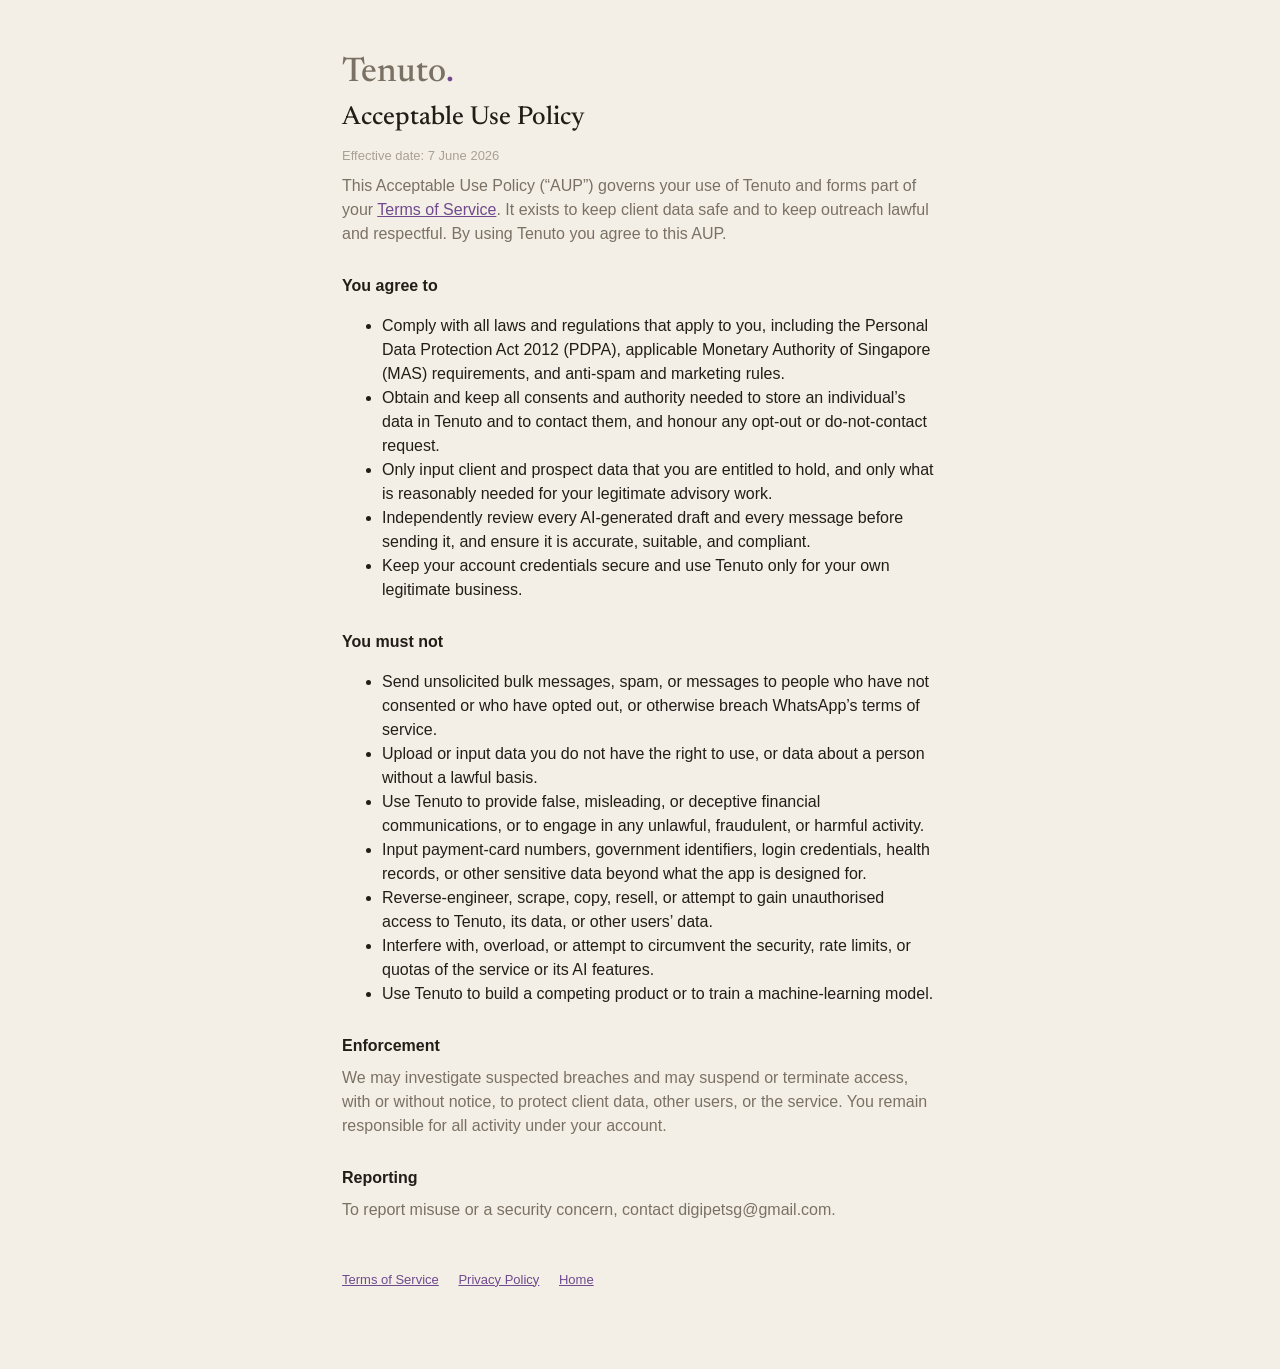
<file: aup.html>
<!doctype html>
<html lang="en">
<head>
  <meta charset="utf-8" />
  <meta name="viewport" content="width=device-width, initial-scale=1" />
  <title>Acceptable Use Policy · Tenuto</title>
  <link rel="preconnect" href="https://fonts.googleapis.com" />
  <link href="https://fonts.googleapis.com/css2?family=Newsreader:wght@400;500&display=swap" rel="stylesheet" />
  <link rel="stylesheet" href="styles.css" />
</head>
<body>
  <div class="wrap doc">
    <p class="wordmark">Tenuto<span class="dot">.</span></p>
    <h1>Acceptable Use Policy</h1>
    <p class="muted">Effective date: 7 June 2026</p>

    <p>This Acceptable Use Policy (“AUP”) governs your use of Tenuto and forms part of your <a href="terms.html">Terms of Service</a>. It exists to keep client data safe and to keep outreach lawful and respectful. By using Tenuto you agree to this AUP.</p>

    <h2>You agree to</h2>
    <ul>
      <li>Comply with all laws and regulations that apply to you, including the Personal Data Protection Act 2012 (PDPA), applicable Monetary Authority of Singapore (MAS) requirements, and anti-spam and marketing rules.</li>
      <li>Obtain and keep all consents and authority needed to store an individual’s data in Tenuto and to contact them, and honour any opt-out or do-not-contact request.</li>
      <li>Only input client and prospect data that you are entitled to hold, and only what is reasonably needed for your legitimate advisory work.</li>
      <li>Independently review every AI-generated draft and every message before sending it, and ensure it is accurate, suitable, and compliant.</li>
      <li>Keep your account credentials secure and use Tenuto only for your own legitimate business.</li>
    </ul>

    <h2>You must not</h2>
    <ul>
      <li>Send unsolicited bulk messages, spam, or messages to people who have not consented or who have opted out, or otherwise breach WhatsApp’s terms of service.</li>
      <li>Upload or input data you do not have the right to use, or data about a person without a lawful basis.</li>
      <li>Use Tenuto to provide false, misleading, or deceptive financial communications, or to engage in any unlawful, fraudulent, or harmful activity.</li>
      <li>Input payment-card numbers, government identifiers, login credentials, health records, or other sensitive data beyond what the app is designed for.</li>
      <li>Reverse-engineer, scrape, copy, resell, or attempt to gain unauthorised access to Tenuto, its data, or other users’ data.</li>
      <li>Interfere with, overload, or attempt to circumvent the security, rate limits, or quotas of the service or its AI features.</li>
      <li>Use Tenuto to build a competing product or to train a machine-learning model.</li>
    </ul>

    <h2>Enforcement</h2>
    <p>We may investigate suspected breaches and may suspend or terminate access, with or without notice, to protect client data, other users, or the service. You remain responsible for all activity under your account.</p>

    <h2>Reporting</h2>
    <p>To report misuse or a security concern, contact digipetsg@gmail.com.</p>

    <footer>
      <a href="terms.html">Terms of Service</a>
      <a href="privacy.html">Privacy Policy</a>
      <a href="index.html">Home</a>
    </footer>
  </div>
</body>
</html>
</file>
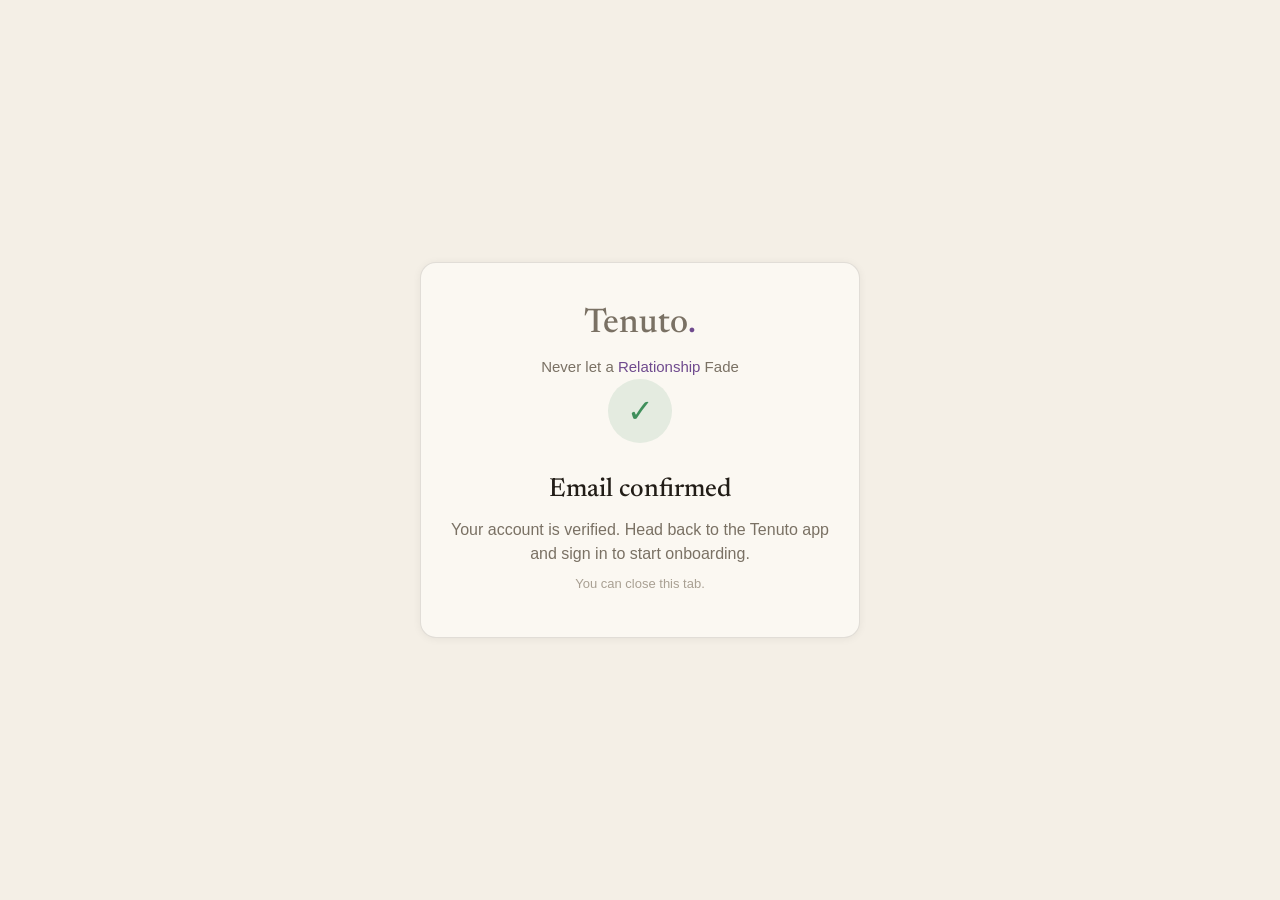
<file: confirmed.html>
<!doctype html>
<html lang="en">
<head>
  <meta charset="utf-8" />
  <meta name="viewport" content="width=device-width, initial-scale=1, viewport-fit=cover" />
  <title>Email confirmed · Tenuto</title>
  <link rel="preconnect" href="https://fonts.googleapis.com" />
  <link href="https://fonts.googleapis.com/css2?family=Newsreader:wght@400;500&display=swap" rel="stylesheet" />
  <link rel="stylesheet" href="styles.css" />
</head>
<body>
  <main class="center">
    <div class="card">
      <p class="wordmark">Tenuto<span class="dot">.</span></p>
      <p class="tagline">Never let a <span class="plum">Relationship</span> Fade</p>
      <div class="badge">✓</div>
      <h1>Email confirmed</h1>
      <p>Your account is verified. Head back to the Tenuto app and sign in to start onboarding.</p>
      <p class="muted">You can close this tab.</p>
    </div>
  </main>
</body>
</html>
</file>
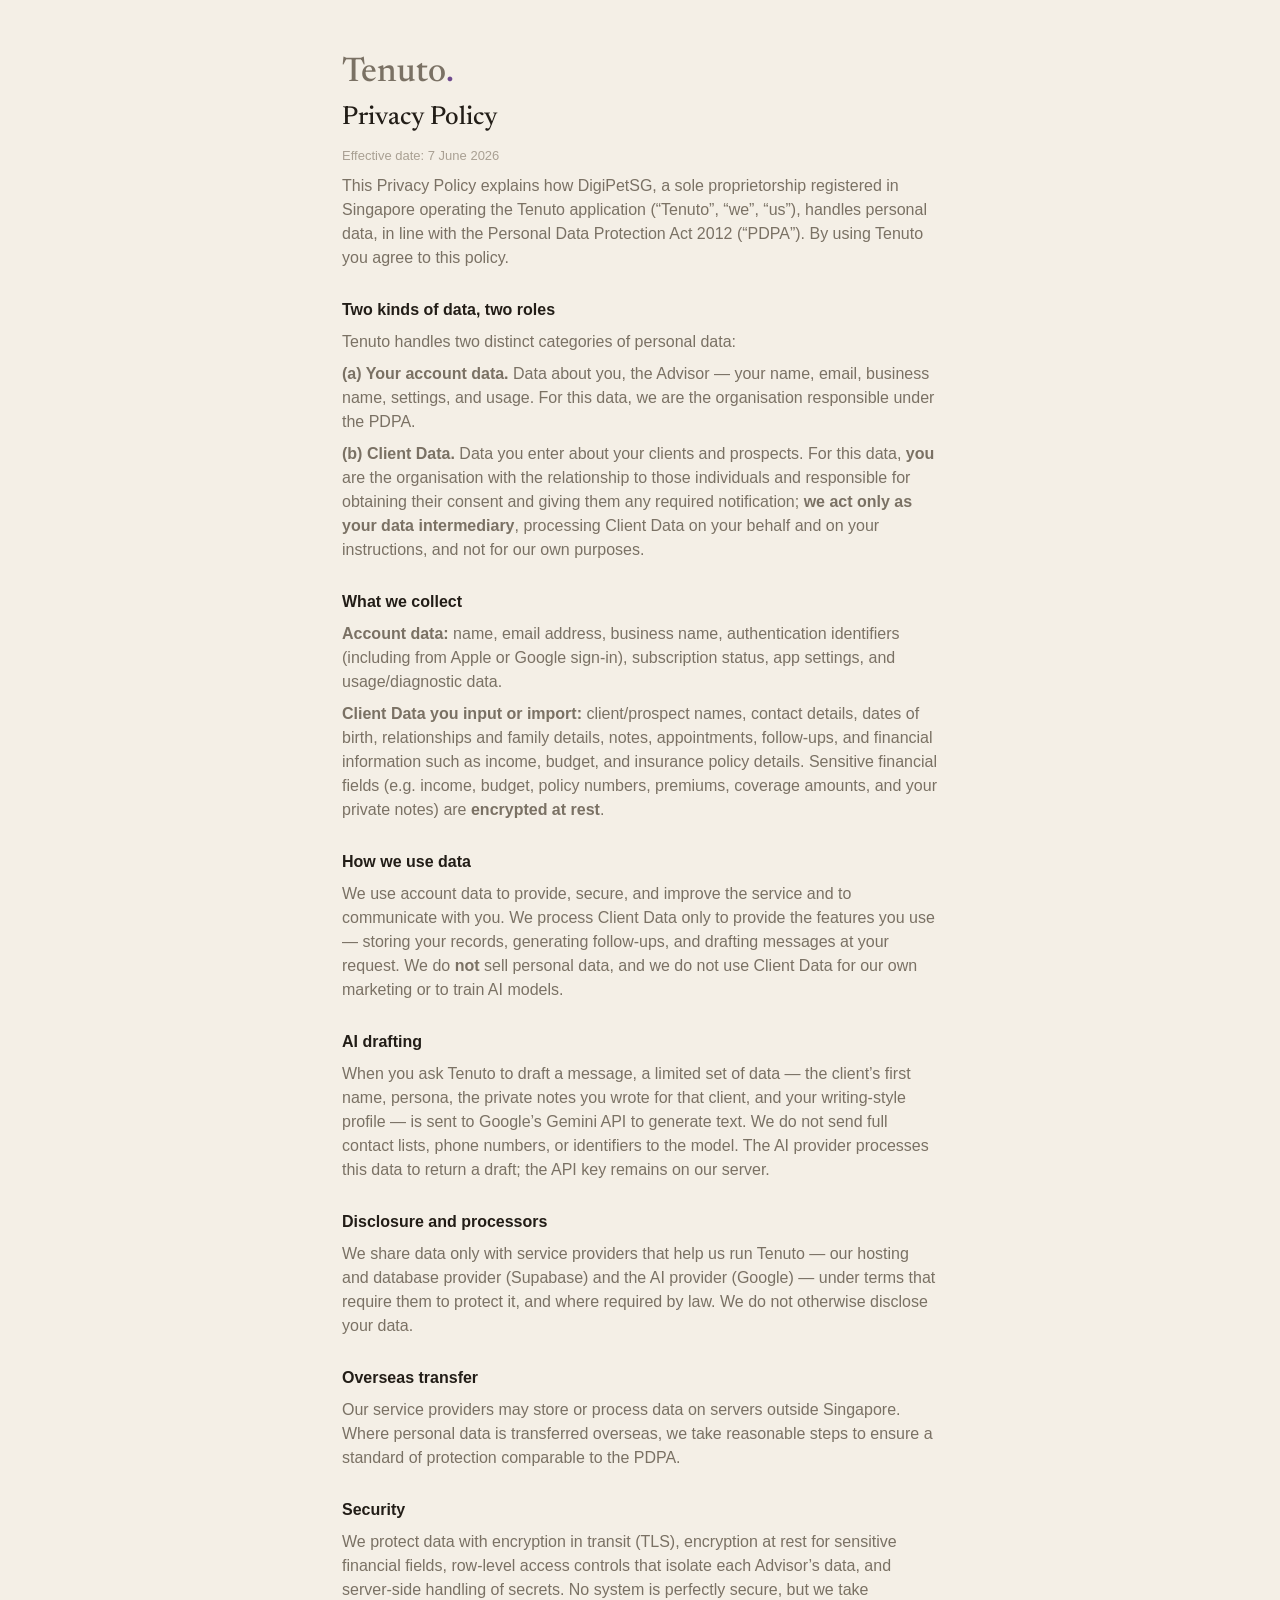
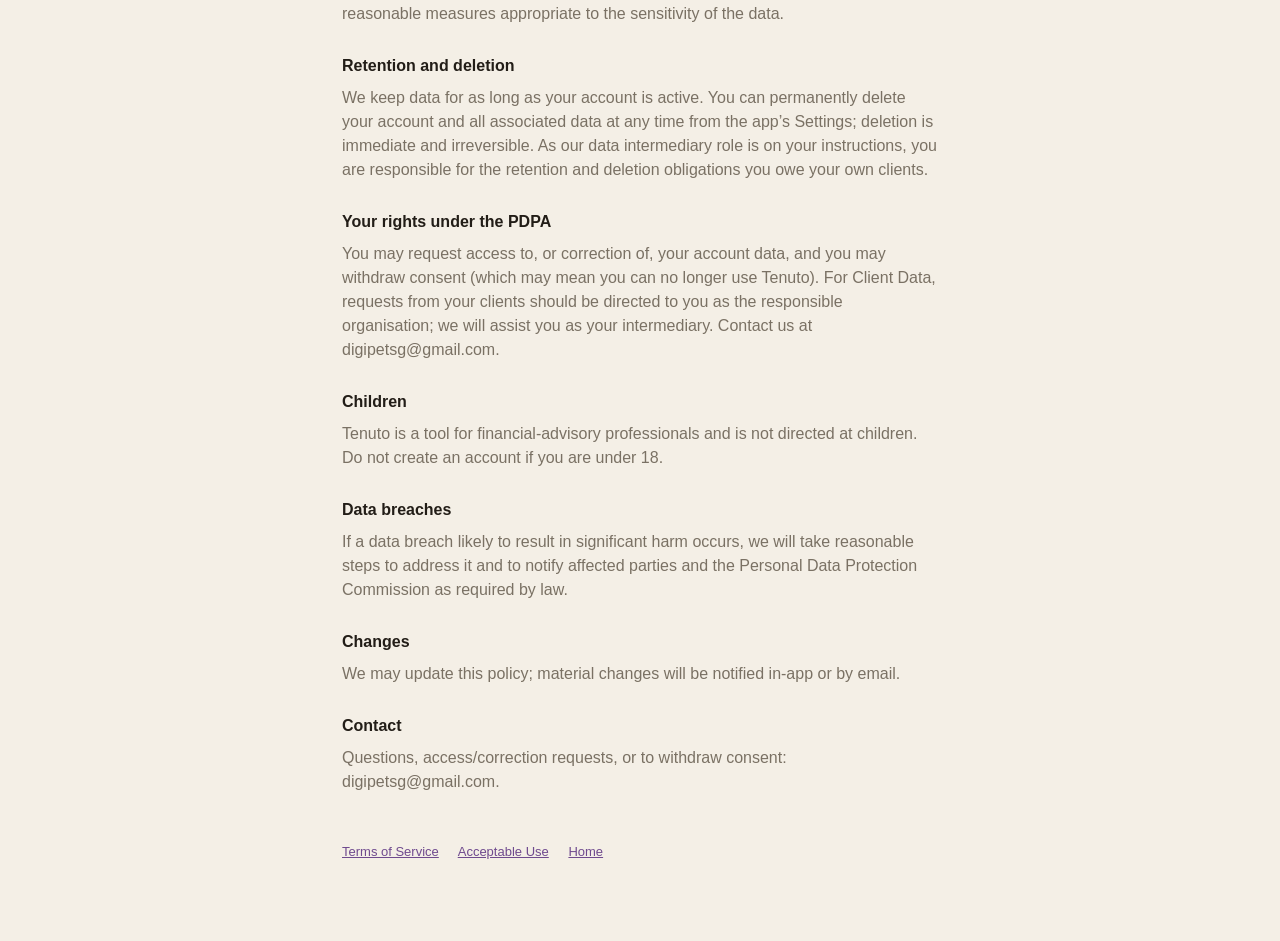
<file: privacy.html>
<!doctype html>
<html lang="en">
<head>
  <meta charset="utf-8" />
  <meta name="viewport" content="width=device-width, initial-scale=1" />
  <title>Privacy Policy · Tenuto</title>
  <link rel="preconnect" href="https://fonts.googleapis.com" />
  <link href="https://fonts.googleapis.com/css2?family=Newsreader:wght@400;500&display=swap" rel="stylesheet" />
  <link rel="stylesheet" href="styles.css" />
</head>
<body>
  <div class="wrap doc">
    <p class="wordmark">Tenuto<span class="dot">.</span></p>
    <h1>Privacy Policy</h1>
    <p class="muted">Effective date: 7 June 2026</p>

    <p>This Privacy Policy explains how DigiPetSG, a sole proprietorship registered in Singapore operating the Tenuto application (“Tenuto”, “we”, “us”), handles personal data, in line with the Personal Data Protection Act 2012 (“PDPA”). By using Tenuto you agree to this policy.</p>

    <h2>Two kinds of data, two roles</h2>
    <p>Tenuto handles two distinct categories of personal data:</p>
    <p><strong>(a) Your account data.</strong> Data about you, the Advisor — your name, email, business name, settings, and usage. For this data, we are the organisation responsible under the PDPA.</p>
    <p><strong>(b) Client Data.</strong> Data you enter about your clients and prospects. For this data, <strong>you</strong> are the organisation with the relationship to those individuals and responsible for obtaining their consent and giving them any required notification; <strong>we act only as your data intermediary</strong>, processing Client Data on your behalf and on your instructions, and not for our own purposes.</p>

    <h2>What we collect</h2>
    <p><strong>Account data:</strong> name, email address, business name, authentication identifiers (including from Apple or Google sign-in), subscription status, app settings, and usage/diagnostic data.</p>
    <p><strong>Client Data you input or import:</strong> client/prospect names, contact details, dates of birth, relationships and family details, notes, appointments, follow-ups, and financial information such as income, budget, and insurance policy details. Sensitive financial fields (e.g. income, budget, policy numbers, premiums, coverage amounts, and your private notes) are <strong>encrypted at rest</strong>.</p>

    <h2>How we use data</h2>
    <p>We use account data to provide, secure, and improve the service and to communicate with you. We process Client Data only to provide the features you use — storing your records, generating follow-ups, and drafting messages at your request. We do <strong>not</strong> sell personal data, and we do not use Client Data for our own marketing or to train AI models.</p>

    <h2>AI drafting</h2>
    <p>When you ask Tenuto to draft a message, a limited set of data — the client’s first name, persona, the private notes you wrote for that client, and your writing-style profile — is sent to Google’s Gemini API to generate text. We do not send full contact lists, phone numbers, or identifiers to the model. The AI provider processes this data to return a draft; the API key remains on our server.</p>

    <h2>Disclosure and processors</h2>
    <p>We share data only with service providers that help us run Tenuto — our hosting and database provider (Supabase) and the AI provider (Google) — under terms that require them to protect it, and where required by law. We do not otherwise disclose your data.</p>

    <h2>Overseas transfer</h2>
    <p>Our service providers may store or process data on servers outside Singapore. Where personal data is transferred overseas, we take reasonable steps to ensure a standard of protection comparable to the PDPA.</p>

    <h2>Security</h2>
    <p>We protect data with encryption in transit (TLS), encryption at rest for sensitive financial fields, row-level access controls that isolate each Advisor’s data, and server-side handling of secrets. No system is perfectly secure, but we take reasonable measures appropriate to the sensitivity of the data.</p>

    <h2>Retention and deletion</h2>
    <p>We keep data for as long as your account is active. You can permanently delete your account and all associated data at any time from the app’s Settings; deletion is immediate and irreversible. As our data intermediary role is on your instructions, you are responsible for the retention and deletion obligations you owe your own clients.</p>

    <h2>Your rights under the PDPA</h2>
    <p>You may request access to, or correction of, your account data, and you may withdraw consent (which may mean you can no longer use Tenuto). For Client Data, requests from your clients should be directed to you as the responsible organisation; we will assist you as your intermediary. Contact us at digipetsg@gmail.com.</p>

    <h2>Children</h2>
    <p>Tenuto is a tool for financial-advisory professionals and is not directed at children. Do not create an account if you are under 18.</p>

    <h2>Data breaches</h2>
    <p>If a data breach likely to result in significant harm occurs, we will take reasonable steps to address it and to notify affected parties and the Personal Data Protection Commission as required by law.</p>

    <h2>Changes</h2>
    <p>We may update this policy; material changes will be notified in-app or by email.</p>

    <h2>Contact</h2>
    <p>Questions, access/correction requests, or to withdraw consent: digipetsg@gmail.com.</p>

    <footer>
      <a href="terms.html">Terms of Service</a>
      <a href="aup.html">Acceptable Use</a>
      <a href="index.html">Home</a>
    </footer>
  </div>
</body>
</html>
</file>
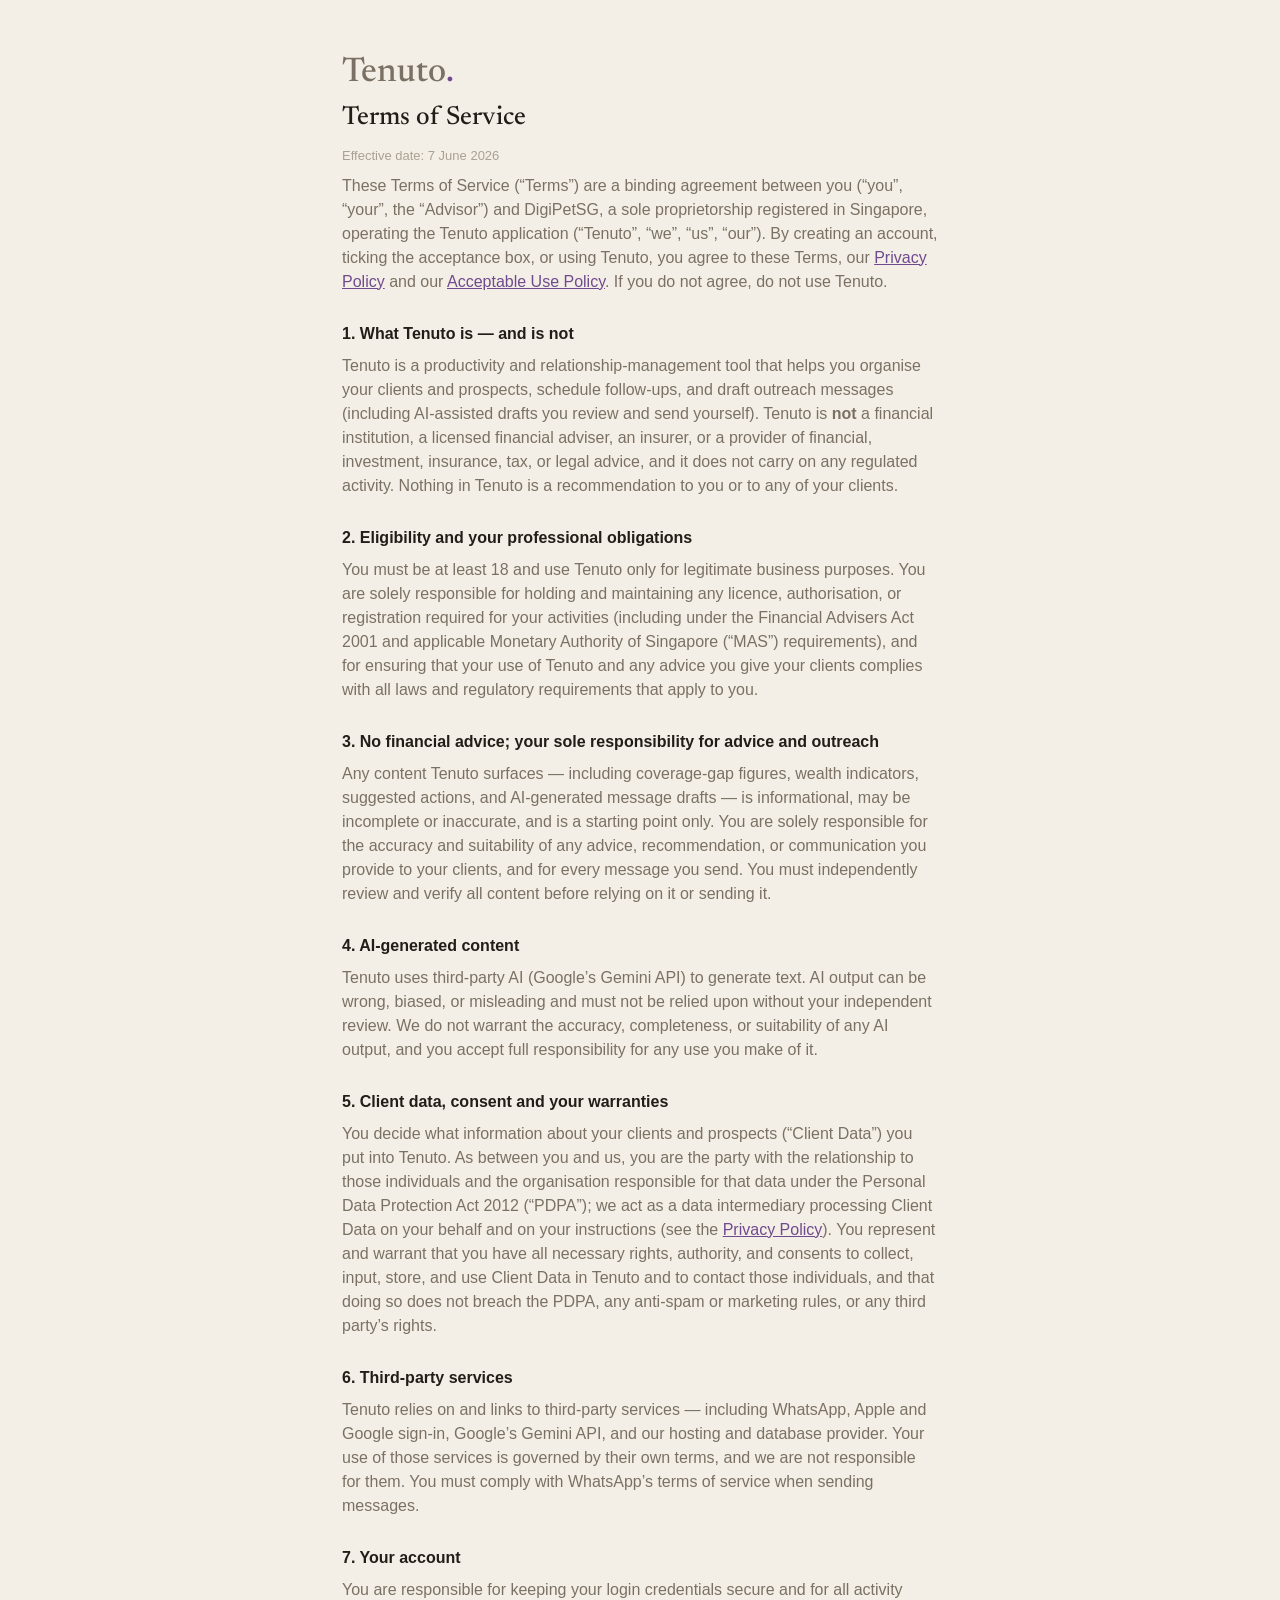
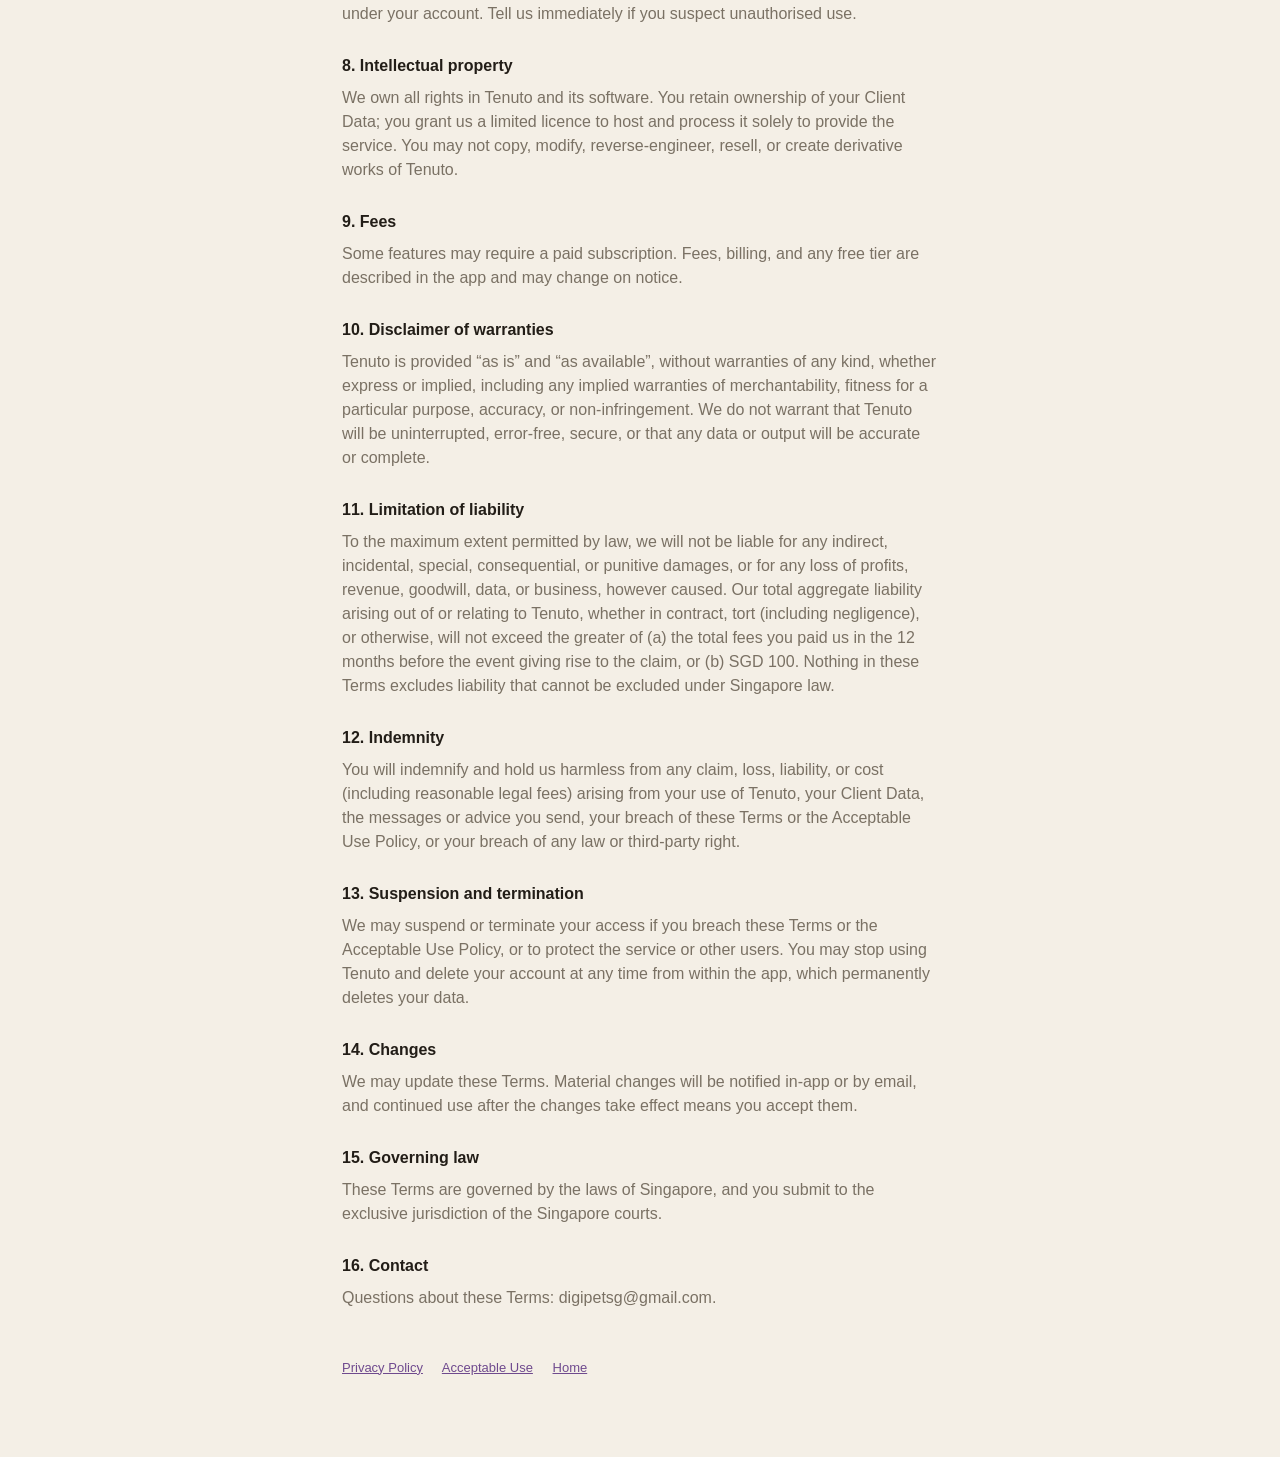
<file: terms.html>
<!doctype html>
<html lang="en">
<head>
  <meta charset="utf-8" />
  <meta name="viewport" content="width=device-width, initial-scale=1" />
  <title>Terms of Service · Tenuto</title>
  <link rel="preconnect" href="https://fonts.googleapis.com" />
  <link href="https://fonts.googleapis.com/css2?family=Newsreader:wght@400;500&display=swap" rel="stylesheet" />
  <link rel="stylesheet" href="styles.css" />
</head>
<body>
  <div class="wrap doc">
    <p class="wordmark">Tenuto<span class="dot">.</span></p>
    <h1>Terms of Service</h1>
    <p class="muted">Effective date: 7 June 2026</p>

    <p>These Terms of Service (“Terms”) are a binding agreement between you (“you”, “your”, the “Advisor”) and DigiPetSG, a sole proprietorship registered in Singapore, operating the Tenuto application (“Tenuto”, “we”, “us”, “our”). By creating an account, ticking the acceptance box, or using Tenuto, you agree to these Terms, our <a href="privacy.html">Privacy Policy</a> and our <a href="aup.html">Acceptable Use Policy</a>. If you do not agree, do not use Tenuto.</p>

    <h2>1. What Tenuto is — and is not</h2>
    <p>Tenuto is a productivity and relationship-management tool that helps you organise your clients and prospects, schedule follow-ups, and draft outreach messages (including AI-assisted drafts you review and send yourself). Tenuto is <strong>not</strong> a financial institution, a licensed financial adviser, an insurer, or a provider of financial, investment, insurance, tax, or legal advice, and it does not carry on any regulated activity. Nothing in Tenuto is a recommendation to you or to any of your clients.</p>

    <h2>2. Eligibility and your professional obligations</h2>
    <p>You must be at least 18 and use Tenuto only for legitimate business purposes. You are solely responsible for holding and maintaining any licence, authorisation, or registration required for your activities (including under the Financial Advisers Act 2001 and applicable Monetary Authority of Singapore (“MAS”) requirements), and for ensuring that your use of Tenuto and any advice you give your clients complies with all laws and regulatory requirements that apply to you.</p>

    <h2>3. No financial advice; your sole responsibility for advice and outreach</h2>
    <p>Any content Tenuto surfaces — including coverage-gap figures, wealth indicators, suggested actions, and AI-generated message drafts — is informational, may be incomplete or inaccurate, and is a starting point only. You are solely responsible for the accuracy and suitability of any advice, recommendation, or communication you provide to your clients, and for every message you send. You must independently review and verify all content before relying on it or sending it.</p>

    <h2>4. AI-generated content</h2>
    <p>Tenuto uses third-party AI (Google’s Gemini API) to generate text. AI output can be wrong, biased, or misleading and must not be relied upon without your independent review. We do not warrant the accuracy, completeness, or suitability of any AI output, and you accept full responsibility for any use you make of it.</p>

    <h2>5. Client data, consent and your warranties</h2>
    <p>You decide what information about your clients and prospects (“Client Data”) you put into Tenuto. As between you and us, you are the party with the relationship to those individuals and the organisation responsible for that data under the Personal Data Protection Act 2012 (“PDPA”); we act as a data intermediary processing Client Data on your behalf and on your instructions (see the <a href="privacy.html">Privacy Policy</a>). You represent and warrant that you have all necessary rights, authority, and consents to collect, input, store, and use Client Data in Tenuto and to contact those individuals, and that doing so does not breach the PDPA, any anti-spam or marketing rules, or any third party’s rights.</p>

    <h2>6. Third-party services</h2>
    <p>Tenuto relies on and links to third-party services — including WhatsApp, Apple and Google sign-in, Google’s Gemini API, and our hosting and database provider. Your use of those services is governed by their own terms, and we are not responsible for them. You must comply with WhatsApp’s terms of service when sending messages.</p>

    <h2>7. Your account</h2>
    <p>You are responsible for keeping your login credentials secure and for all activity under your account. Tell us immediately if you suspect unauthorised use.</p>

    <h2>8. Intellectual property</h2>
    <p>We own all rights in Tenuto and its software. You retain ownership of your Client Data; you grant us a limited licence to host and process it solely to provide the service. You may not copy, modify, reverse-engineer, resell, or create derivative works of Tenuto.</p>

    <h2>9. Fees</h2>
    <p>Some features may require a paid subscription. Fees, billing, and any free tier are described in the app and may change on notice.</p>

    <h2>10. Disclaimer of warranties</h2>
    <p>Tenuto is provided “as is” and “as available”, without warranties of any kind, whether express or implied, including any implied warranties of merchantability, fitness for a particular purpose, accuracy, or non-infringement. We do not warrant that Tenuto will be uninterrupted, error-free, secure, or that any data or output will be accurate or complete.</p>

    <h2>11. Limitation of liability</h2>
    <p>To the maximum extent permitted by law, we will not be liable for any indirect, incidental, special, consequential, or punitive damages, or for any loss of profits, revenue, goodwill, data, or business, however caused. Our total aggregate liability arising out of or relating to Tenuto, whether in contract, tort (including negligence), or otherwise, will not exceed the greater of (a) the total fees you paid us in the 12 months before the event giving rise to the claim, or (b) SGD 100. Nothing in these Terms excludes liability that cannot be excluded under Singapore law.</p>

    <h2>12. Indemnity</h2>
    <p>You will indemnify and hold us harmless from any claim, loss, liability, or cost (including reasonable legal fees) arising from your use of Tenuto, your Client Data, the messages or advice you send, your breach of these Terms or the Acceptable Use Policy, or your breach of any law or third-party right.</p>

    <h2>13. Suspension and termination</h2>
    <p>We may suspend or terminate your access if you breach these Terms or the Acceptable Use Policy, or to protect the service or other users. You may stop using Tenuto and delete your account at any time from within the app, which permanently deletes your data.</p>

    <h2>14. Changes</h2>
    <p>We may update these Terms. Material changes will be notified in-app or by email, and continued use after the changes take effect means you accept them.</p>

    <h2>15. Governing law</h2>
    <p>These Terms are governed by the laws of Singapore, and you submit to the exclusive jurisdiction of the Singapore courts.</p>

    <h2>16. Contact</h2>
    <p>Questions about these Terms: digipetsg@gmail.com.</p>

    <footer>
      <a href="privacy.html">Privacy Policy</a>
      <a href="aup.html">Acceptable Use</a>
      <a href="index.html">Home</a>
    </footer>
  </div>
</body>
</html>
</file>
<file: styles.css>
/* Tenuto public site — warm ivory canvas, single plum accent, Newsreader serif
   "voice" for headings (matches the app's design tokens). */
:root {
  --bg: #f4efe6;
  --card: #fbf8f2;
  --field: #ffffff;
  --ink: #221d17;
  --ink2: #7a7164;
  --ink3: #a9a093;
  --accent: #6f4a8e;
  --hair: rgba(34, 29, 23, 0.12);
  --green: #3f8f5b;
  --clay: #9a3b32;
}

* { box-sizing: border-box; }

body {
  margin: 0;
  background: var(--bg);
  color: var(--ink);
  font-family: -apple-system, BlinkMacSystemFont, "Helvetica Neue", Helvetica, Arial, sans-serif;
  line-height: 1.5;
  -webkit-font-smoothing: antialiased;
}

.wrap {
  max-width: 640px;
  margin: 0 auto;
  padding: 48px 22px 80px;
}

.center {
  min-height: 100vh;
  display: flex;
  align-items: center;
  justify-content: center;
}

.card {
  background: var(--card);
  border: 1px solid var(--hair);
  border-radius: 16px;
  padding: 36px 28px;
  width: 100%;
  max-width: 440px;
  text-align: center;
  box-shadow: 0 1px 8px rgba(0, 0, 0, 0.06);
}

.wordmark {
  font-family: "Newsreader", Georgia, "Times New Roman", serif;
  font-size: 34px;
  font-weight: 500;
  margin: 0;
}
.wordmark .dot { color: var(--accent); }

.tagline {
  color: var(--ink2);
  font-size: 15px;
  margin: 6px 0 0;
}
.tagline .plum { color: var(--accent); }

h1 {
  font-family: "Newsreader", Georgia, serif;
  font-weight: 500;
  font-size: 26px;
  margin: 28px 0 8px;
}
h2 {
  font-size: 16px;
  font-weight: 600;
  margin: 28px 0 6px;
}
p { color: var(--ink2); margin: 8px 0; }
.muted { color: var(--ink3); font-size: 13px; }

.badge {
  width: 64px; height: 64px; line-height: 64px;
  border-radius: 999px;
  background: rgba(63, 143, 91, 0.12);
  color: var(--green);
  font-size: 32px;
  margin: 0 auto 8px;
}

label { display: block; text-align: left; font-size: 13px; color: var(--ink2); margin: 16px 0 6px; }
input[type="password"] {
  width: 100%;
  padding: 13px 14px;
  font-size: 16px;
  border: 1px solid var(--hair);
  border-radius: 10px;
  background: var(--field);
  color: var(--ink);
}
input:focus { outline: none; border-color: var(--accent); }

button {
  width: 100%;
  margin-top: 20px;
  padding: 14px;
  font-size: 16px;
  font-weight: 600;
  color: var(--card);
  background: var(--ink);
  border: none;
  border-radius: 12px;
  cursor: pointer;
}
button:disabled { opacity: 0.5; cursor: default; }

.msg { margin-top: 14px; font-size: 14px; min-height: 20px; }
.msg.err { color: var(--clay); }
.msg.ok { color: var(--green); }

a { color: var(--accent); }

/* Legal pages: left-aligned long-form. */
.doc { text-align: left; }
.doc h1 { margin-top: 0; }
footer { margin-top: 48px; color: var(--ink3); font-size: 13px; }
footer a { margin-right: 16px; }
</file>
